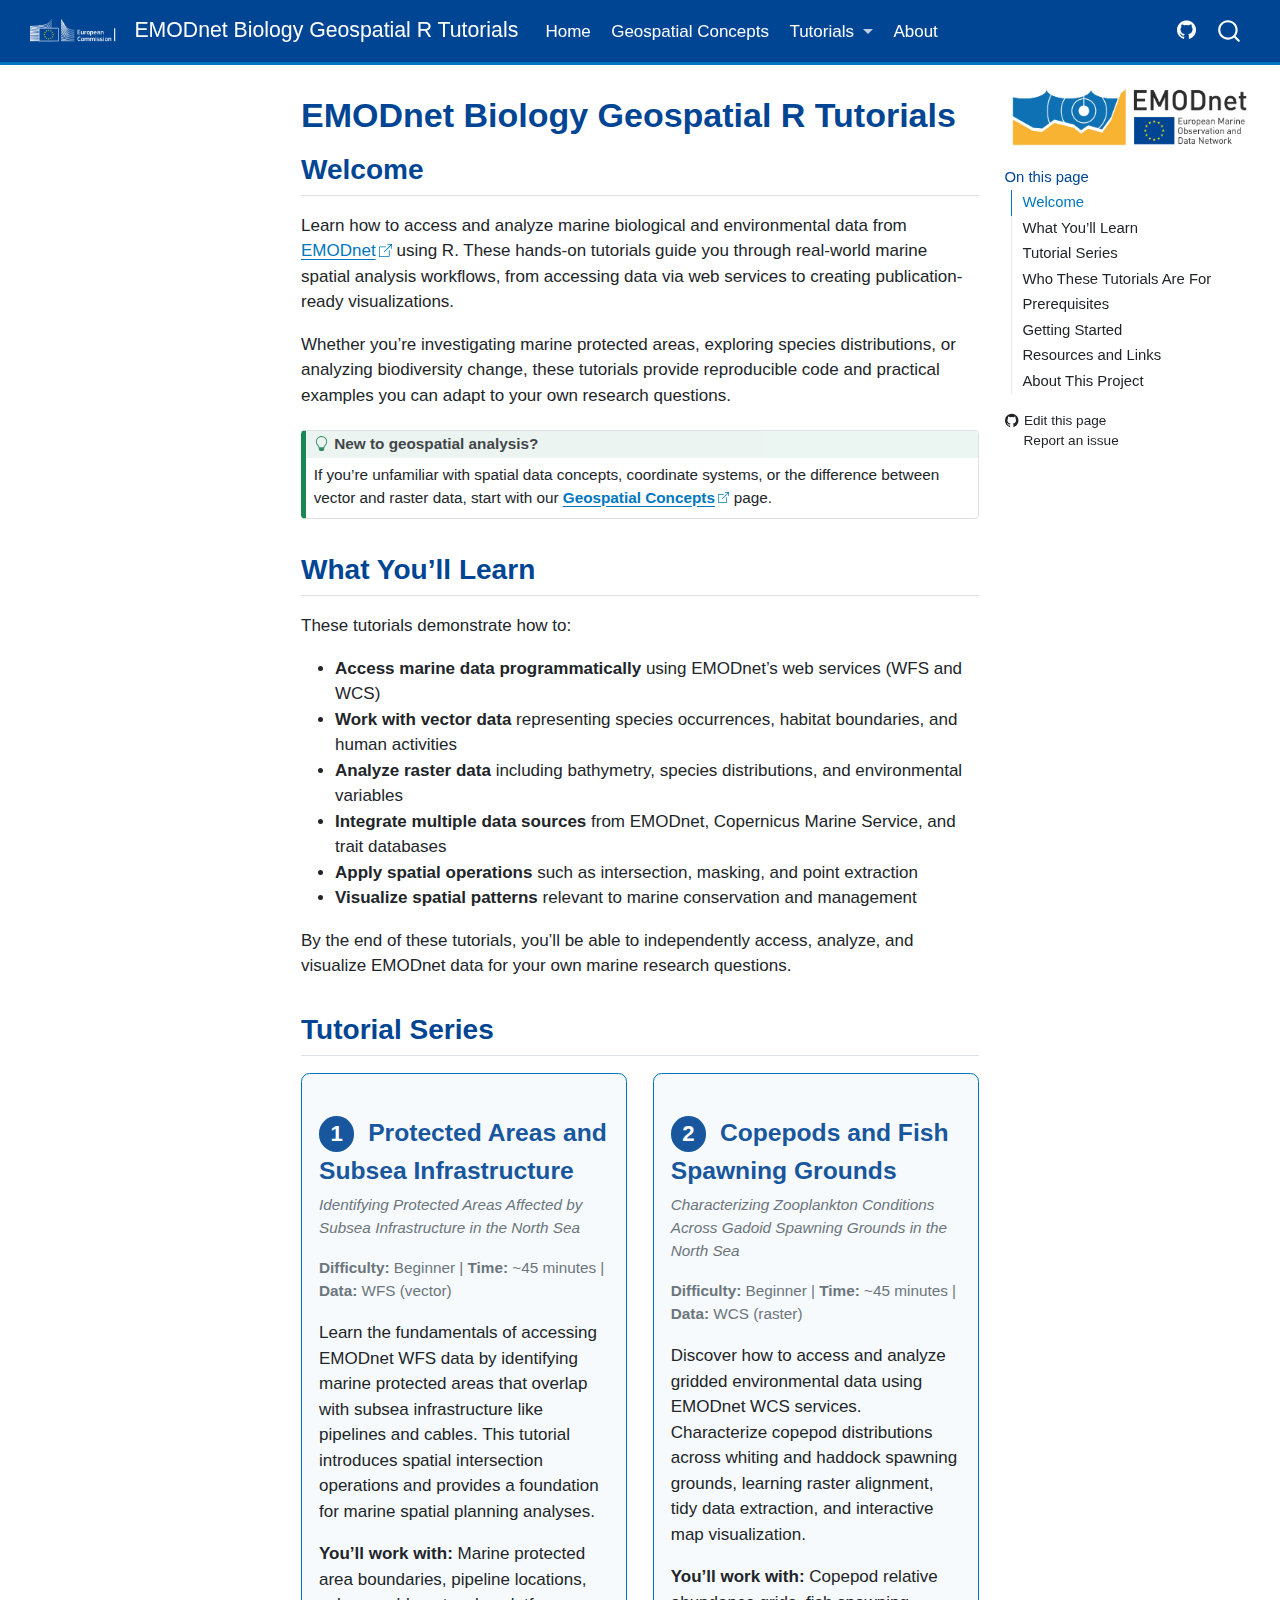
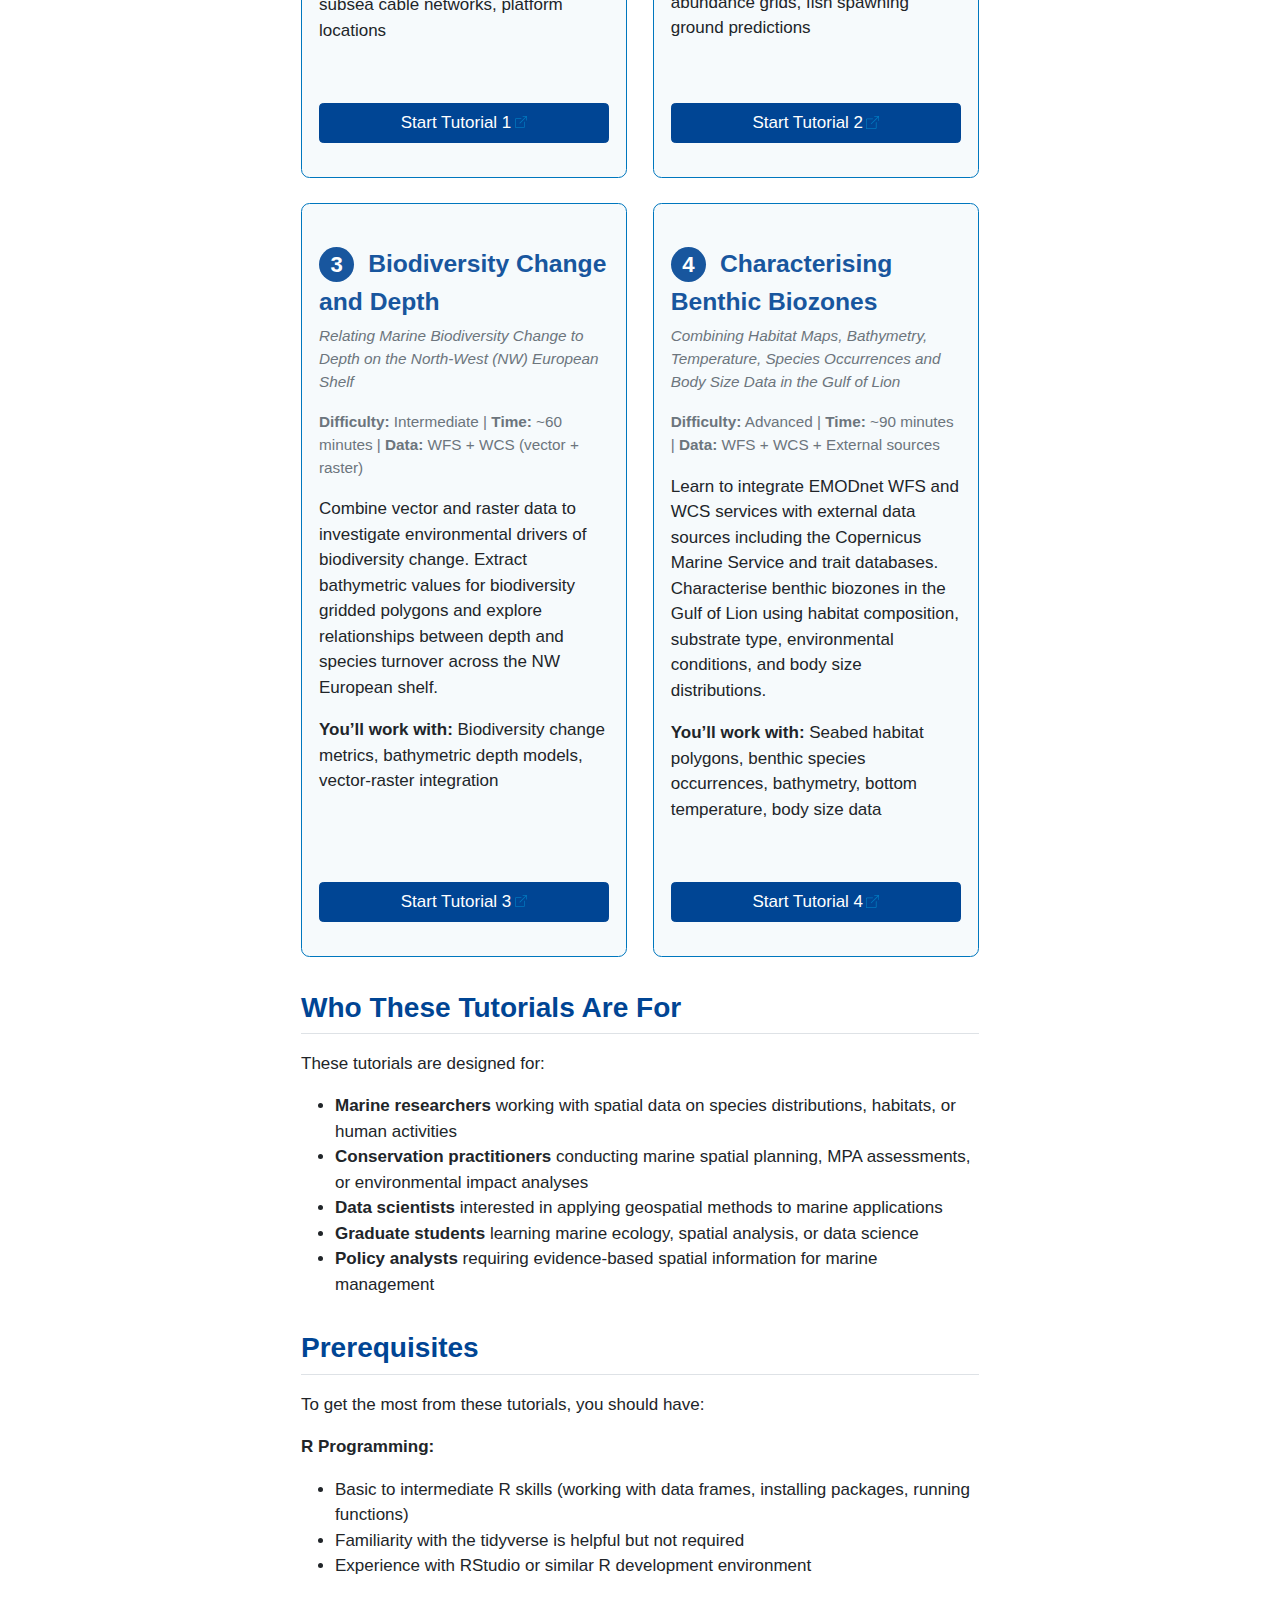
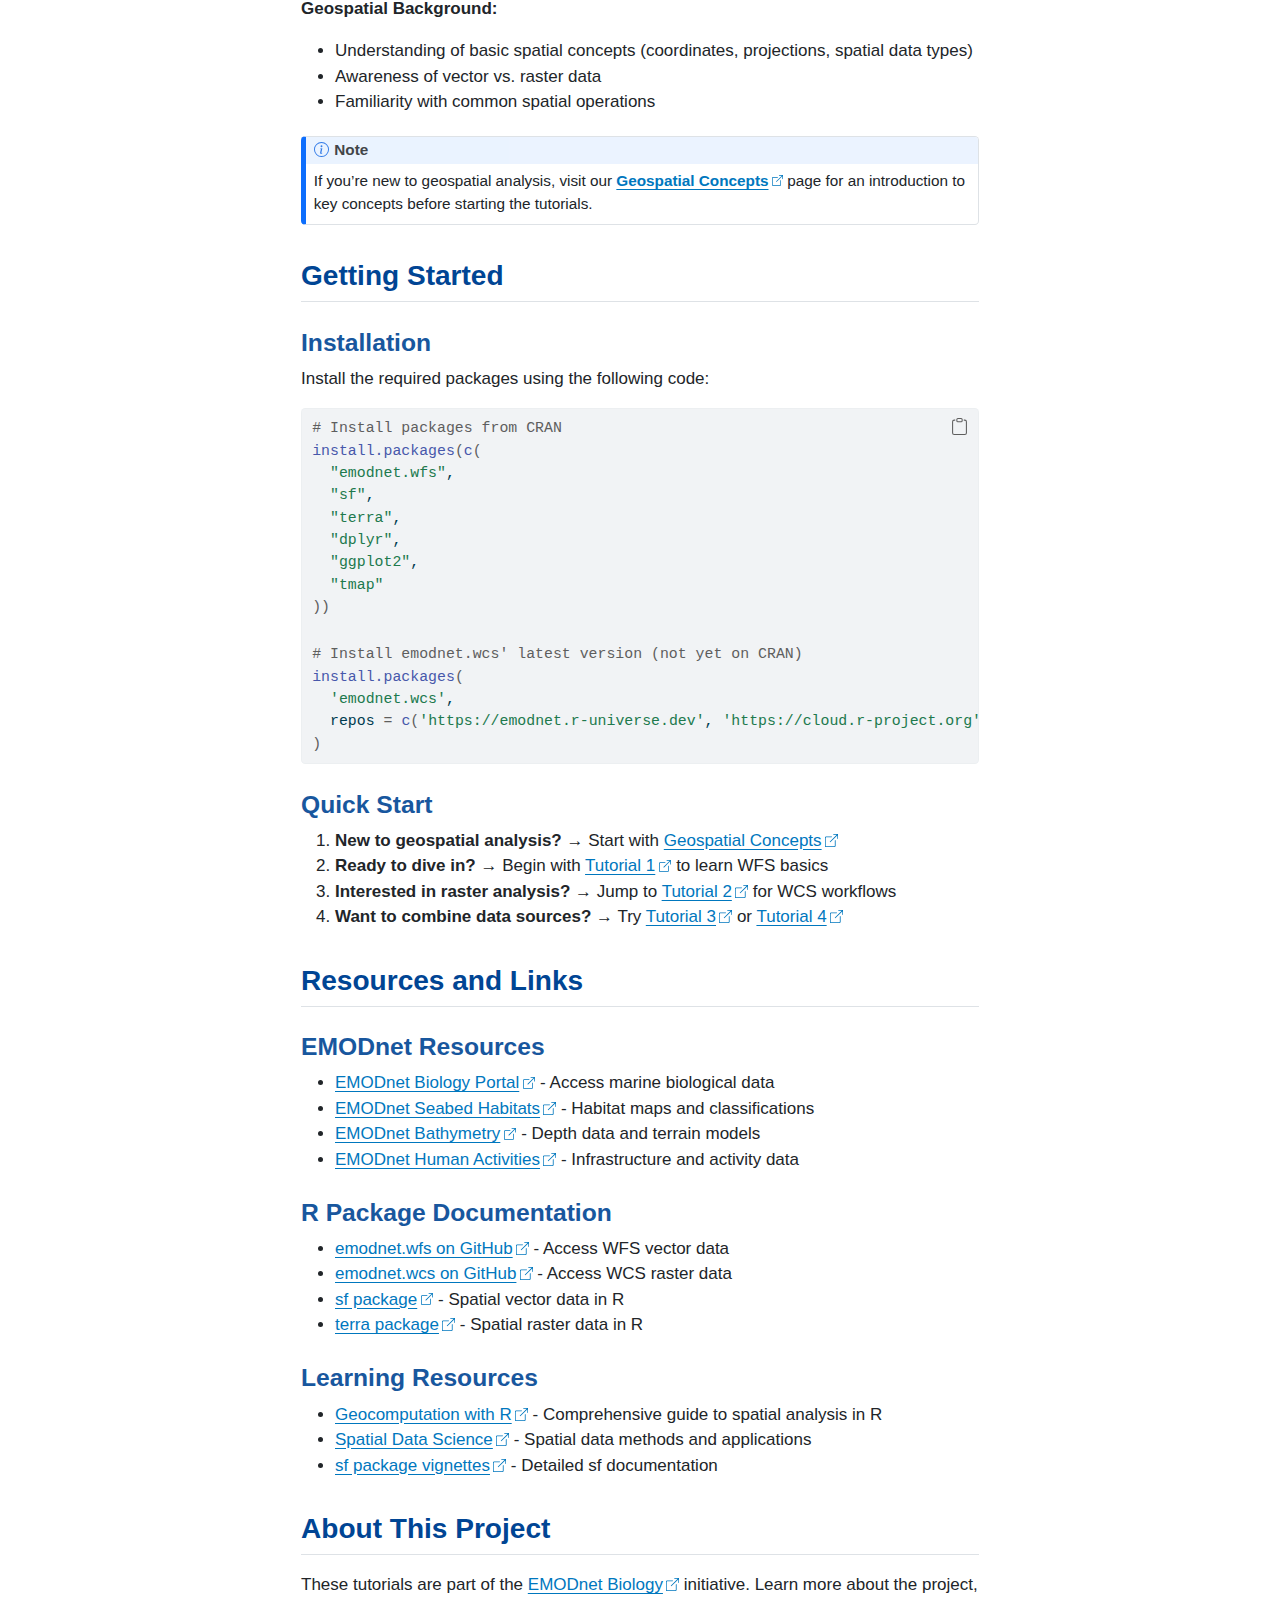
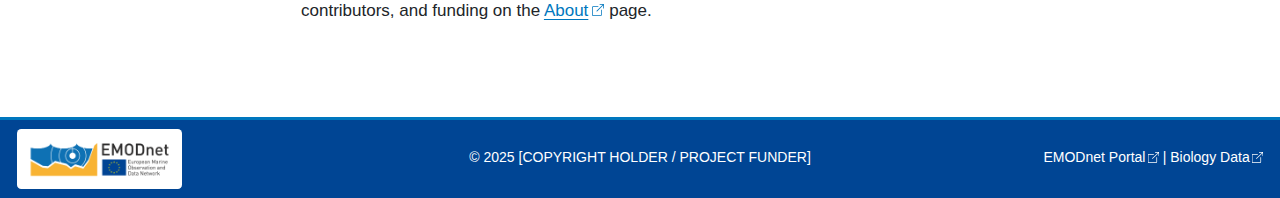
<file: index.html>
<!DOCTYPE html>
<html xmlns="http://www.w3.org/1999/xhtml" lang="en" xml:lang="en"><head>
<meta http-equiv="Content-Type" content="text/html; charset=UTF-8">
<meta charset="utf-8">
<meta name="generator" content="quarto-1.9.37">
<meta name="viewport" content="width=device-width, initial-scale=1.0, user-scalable=yes">
<title>EMODnet Biology Geospatial R Tutorials</title>
<style>
/* Default styles provided by pandoc.
** See https://pandoc.org/MANUAL.html#variables-for-html for config info.
*/
code{white-space: pre-wrap;}
span.smallcaps{font-variant: small-caps;}
div.columns{display: flex; gap: min(4vw, 1.5em);}
div.column{flex: auto; overflow-x: auto;}
div.hanging-indent{margin-left: 1.5em; text-indent: -1.5em;}
ul.task-list{list-style: none;}
ul.task-list li input[type="checkbox"] {
  width: 0.8em;
  margin: 0 0.8em 0.2em -1em; /* quarto-specific, see https://github.com/quarto-dev/quarto-cli/issues/4556 */ 
  vertical-align: middle;
}
/* CSS for syntax highlighting */
html { -webkit-text-size-adjust: 100%; }
pre > code.sourceCode { white-space: pre; position: relative; }
pre > code.sourceCode > span { display: inline-block; line-height: 1.25; }
pre > code.sourceCode > span:empty { height: 1.2em; }
.sourceCode { overflow: visible; }
code.sourceCode > span { color: inherit; text-decoration: inherit; }
div.sourceCode { margin: 1em 0; }
pre.sourceCode { margin: 0; }
@media screen {
div.sourceCode { overflow: auto; }
}
@media print {
pre > code.sourceCode { white-space: pre-wrap; }
pre > code.sourceCode > span { text-indent: -5em; padding-left: 5em; }
}
pre.numberSource code
  { counter-reset: source-line 0; }
pre.numberSource code > span
  { position: relative; left: -4em; counter-increment: source-line; }
pre.numberSource code > span > a:first-child::before
  { content: counter(source-line);
    position: relative; left: -1em; text-align: right; vertical-align: baseline;
    border: none; display: inline-block;
    -webkit-touch-callout: none; -webkit-user-select: none;
    -khtml-user-select: none; -moz-user-select: none;
    -ms-user-select: none; user-select: none;
    padding: 0 4px; width: 4em;
  }
pre.numberSource { margin-left: 3em;  padding-left: 4px; }
div.sourceCode
  {   }
@media screen {
pre > code.sourceCode > span > a:first-child::before { text-decoration: underline; }
}
</style>

<script src="site_libs/quarto-nav/quarto-nav.js"></script>
<script src="site_libs/clipboard/clipboard.min.js"></script>
<script src="site_libs/quarto-search/autocomplete.umd.js"></script>
<script src="site_libs/quarto-search/fuse.min.js"></script>
<script src="site_libs/quarto-search/quarto-search.js"></script>
<meta name="quarto:offset" content="./">
<link href="./assets/favicons/favicon.ico" rel="icon">
<script src="site_libs/quarto-html/quarto.js" type="module"></script>
<script src="site_libs/quarto-html/tabsets/tabsets.js" type="module"></script>
<script src="site_libs/quarto-html/popper.min.js"></script>
<script src="site_libs/quarto-html/tippy.umd.min.js"></script>
<script src="site_libs/quarto-html/anchor.min.js"></script>
<link href="site_libs/quarto-html/tippy.css" rel="stylesheet">
<link href="site_libs/quarto-html/quarto-syntax-highlighting-7f8f88aac4f3542376d5c11b86a4c14d.css" rel="stylesheet" id="quarto-text-highlighting-styles">
<script src="site_libs/bootstrap/bootstrap.min.js"></script>
<link href="site_libs/bootstrap/bootstrap-icons.css" rel="stylesheet">
<link href="site_libs/bootstrap/bootstrap-b6558560b06fd5d34033016ac99cc94a.min.css" rel="stylesheet" append-hash="true" id="quarto-bootstrap" data-mode="light"><script id="quarto-search-options" type="application/json">{
  "location": "navbar",
  "copy-button": false,
  "collapse-after": 3,
  "panel-placement": "end",
  "type": "overlay",
  "limit": 50,
  "keyboard-shortcut": [
    "f",
    "/",
    "s"
  ],
  "show-item-context": false,
  "language": {
    "search-no-results-text": "No results",
    "search-matching-documents-text": "matching documents",
    "search-copy-link-title": "Copy link to search",
    "search-hide-matches-text": "Hide additional matches",
    "search-more-match-text": "more match in this document",
    "search-more-matches-text": "more matches in this document",
    "search-clear-button-title": "Clear",
    "search-text-placeholder": "",
    "search-detached-cancel-button-title": "Cancel",
    "search-submit-button-title": "Submit",
    "search-label": "Search"
  }
}</script>
</head>
<body class="nav-sidebar floating nav-fixed quarto-light">

<div id="quarto-search-results"></div>
  <header id="quarto-header" class="headroom fixed-top"><nav class="navbar navbar-expand-lg " data-bs-theme="dark"><div class="navbar-container container-fluid">
      <div class="navbar-brand-container mx-auto">
    <a href="./index.html" class="navbar-brand navbar-brand-logo">
    <img src="./assets/images/eu-logo-inverted.png" alt="European Commission Logo" class="navbar-logo light-content"><img src="./assets/images/eu-logo-inverted.png" alt="European Commission Logo" class="navbar-logo dark-content"></a>
    <a class="navbar-brand" href="./index.html">
    <span class="navbar-title">EMODnet Biology Geospatial R Tutorials</span>
    </a>
  </div>
            <div id="quarto-search" class="" title="Search"></div>
          <button class="navbar-toggler" type="button" data-bs-toggle="collapse" data-bs-target="#navbarCollapse" aria-controls="navbarCollapse" role="menu" aria-expanded="false" aria-label="Toggle navigation" onclick="if (window.quartoToggleHeadroom) { window.quartoToggleHeadroom(); }">
  <span class="navbar-toggler-icon"></span>
</button>
          <div class="collapse navbar-collapse" id="navbarCollapse">
            <ul class="navbar-nav navbar-nav-scroll me-auto">
<li class="nav-item">
    <a class="nav-link active" href="./index.html" aria-current="page"> 
<span class="menu-text">Home</span></a>
  </li>  
  <li class="nav-item">
    <a class="nav-link" href="./concepts.html"> 
<span class="menu-text">Geospatial Concepts</span></a>
  </li>  
  <li class="nav-item dropdown ">
    <a class="nav-link dropdown-toggle" href="#" id="nav-menu-tutorials" role="link" data-bs-toggle="dropdown" aria-expanded="false">
 <span class="menu-text">Tutorials</span>
    </a>
    <ul class="dropdown-menu" aria-labelledby="nav-menu-tutorials">
<li>
    <a class="dropdown-item" href="./tutorials/tutorial-01.html">
 <span class="dropdown-text">Tutorial 1: Protected Areas and Subsea Infrastructure</span></a>
  </li>  
        <li>
    <a class="dropdown-item" href="./tutorials/tutorial-02.html">
 <span class="dropdown-text">Tutorial 2: Copepods and Fish Spawning Grounds</span></a>
  </li>  
        <li>
    <a class="dropdown-item" href="./tutorials/tutorial-03.html">
 <span class="dropdown-text">Tutorial 3: Biodiversity Change and Depth</span></a>
  </li>  
        <li>
    <a class="dropdown-item" href="./tutorials/tutorial-04.html">
 <span class="dropdown-text">Tutorial 4: Characterising Benthic Biozones</span></a>
  </li>  
    </ul>
</li>
  <li class="nav-item">
    <a class="nav-link" href="./about.html"> 
<span class="menu-text">About</span></a>
  </li>  
</ul>
<ul class="navbar-nav navbar-nav-scroll ms-auto">
<li class="nav-item compact">
    <a class="nav-link" href="https://github.com/r-rse/emodnet-bio-r-geo-tutorials"> <i class="bi bi-github" role="img">
</i> 
<span class="menu-text"></span></a>
  </li>  
</ul>
</div> <!-- /navcollapse -->
            <div class="quarto-navbar-tools">
</div>
      </div> <!-- /container-fluid -->
    </nav><nav class="quarto-secondary-nav"><div class="container-fluid d-flex">
      <button type="button" class="quarto-btn-toggle btn" data-bs-toggle="collapse" role="button" data-bs-target=".quarto-sidebar-collapse-item" aria-controls="quarto-sidebar" aria-expanded="false" aria-label="Toggle sidebar navigation" onclick="if (window.quartoToggleHeadroom) { window.quartoToggleHeadroom(); }">
        <i class="bi bi-layout-text-sidebar-reverse"></i>
      </button>
        <nav class="quarto-page-breadcrumbs" aria-label="breadcrumb"><ol class="breadcrumb"><li class="breadcrumb-item">EMODnet Biology Geospatial R Tutorials</li></ol></nav>
        <a class="flex-grow-1" role="navigation" data-bs-toggle="collapse" data-bs-target=".quarto-sidebar-collapse-item" aria-controls="quarto-sidebar" aria-expanded="false" aria-label="Toggle sidebar navigation" onclick="if (window.quartoToggleHeadroom) { window.quartoToggleHeadroom(); }">      
        </a>
      <button type="button" class="btn quarto-search-button" aria-label="Search" onclick="window.quartoOpenSearch();">
        <i class="bi bi-search"></i>
      </button>
    </div>
  </nav></header><!-- content --><div id="quarto-content" class="quarto-container page-columns page-rows-contents page-layout-article page-navbar">
<!-- sidebar -->
  <nav id="quarto-sidebar" class="sidebar collapse collapse-horizontal quarto-sidebar-collapse-item sidebar-navigation floating overflow-auto"><div class="mt-2 flex-shrink-0 align-items-center">
        <div class="sidebar-search">
        <div id="quarto-search" class="" title="Search"></div>
        </div>
        </div>
</nav><div id="quarto-sidebar-glass" class="quarto-sidebar-collapse-item" data-bs-toggle="collapse" data-bs-target=".quarto-sidebar-collapse-item"></div>
<!-- margin-sidebar -->
    <div id="quarto-margin-sidebar" class="sidebar margin-sidebar"><div class="quarto-margin-header"><div class="margin-header-item">
<p><a href="https://emodnet.ec.europa.eu/"><img src="./assets/images/emodnet-logo.png" class="img-fluid"></a></p>
</div></div>
        <nav id="TOC" role="doc-toc" class="toc-active"><h2 id="toc-title">On this page</h2>
   
  <ul>
<li><a href="#welcome" id="toc-welcome" class="nav-link active" data-scroll-target="#welcome">Welcome</a></li>
  <li><a href="#what-youll-learn" id="toc-what-youll-learn" class="nav-link" data-scroll-target="#what-youll-learn">What You’ll Learn</a></li>
  <li><a href="#tutorial-series" id="toc-tutorial-series" class="nav-link" data-scroll-target="#tutorial-series">Tutorial Series</a></li>
  <li><a href="#who-these-tutorials-are-for" id="toc-who-these-tutorials-are-for" class="nav-link" data-scroll-target="#who-these-tutorials-are-for">Who These Tutorials Are For</a></li>
  <li><a href="#prerequisites" id="toc-prerequisites" class="nav-link" data-scroll-target="#prerequisites">Prerequisites</a></li>
  <li>
<a href="#getting-started" id="toc-getting-started" class="nav-link" data-scroll-target="#getting-started">Getting Started</a>
  <ul class="collapse">
<li><a href="#installation" id="toc-installation" class="nav-link" data-scroll-target="#installation">Installation</a></li>
  <li><a href="#quick-start" id="toc-quick-start" class="nav-link" data-scroll-target="#quick-start">Quick Start</a></li>
  </ul>
</li>
  <li>
<a href="#resources-and-links" id="toc-resources-and-links" class="nav-link" data-scroll-target="#resources-and-links">Resources and Links</a>
  <ul class="collapse">
<li><a href="#emodnet-resources" id="toc-emodnet-resources" class="nav-link" data-scroll-target="#emodnet-resources">EMODnet Resources</a></li>
  <li><a href="#r-package-documentation" id="toc-r-package-documentation" class="nav-link" data-scroll-target="#r-package-documentation">R Package Documentation</a></li>
  <li><a href="#learning-resources" id="toc-learning-resources" class="nav-link" data-scroll-target="#learning-resources">Learning Resources</a></li>
  </ul>
</li>
  <li><a href="#about-this-project" id="toc-about-this-project" class="nav-link" data-scroll-target="#about-this-project">About This Project</a></li>
  </ul><div class="toc-actions"><ul><li><a href="https://github.com/r-rse/emodnet-bio-r-geo-tutorials/edit/main/index.qmd" class="toc-action"><i class="bi bi-github"></i>Edit this page</a></li><li><a href="https://github.com/r-rse/emodnet-bio-r-geo-tutorials/issues/new" class="toc-action"><i class="bi empty"></i>Report an issue</a></li></ul></div></nav>
    </div>
<!-- main -->
<main class="content" id="quarto-document-content"><header id="title-block-header" class="quarto-title-block default"><div class="quarto-title">
<h1 class="title">EMODnet Biology Geospatial R Tutorials</h1>
</div>



<div class="quarto-title-meta">

    
  
    
  </div>
  


</header><section id="welcome" class="level2"><h2 class="anchored" data-anchor-id="welcome">Welcome</h2>
<p>Learn how to access and analyze marine biological and environmental data from <a href="https://emodnet.ec.europa.eu/en/biology">EMODnet</a> using R. These hands-on tutorials guide you through real-world marine spatial analysis workflows, from accessing data via web services to creating publication-ready visualizations.</p>
<p>Whether you’re investigating marine protected areas, exploring species distributions, or analyzing biodiversity change, these tutorials provide reproducible code and practical examples you can adapt to your own research questions.</p>
<div class="callout callout-style-default callout-tip callout-titled">
<div class="callout-header d-flex align-content-center">
<div class="callout-icon-container">
<i class="callout-icon"></i>
</div>
<div class="callout-title-container flex-fill">
<span class="screen-reader-only">Tip</span>New to geospatial analysis?
</div>
</div>
<div class="callout-body-container callout-body">
<p>If you’re unfamiliar with spatial data concepts, coordinate systems, or the difference between vector and raster data, start with our <a href="./concepts.html"><strong>Geospatial Concepts</strong></a> page.</p>
</div>
</div>
</section><section id="what-youll-learn" class="level2"><h2 class="anchored" data-anchor-id="what-youll-learn">What You’ll Learn</h2>
<p>These tutorials demonstrate how to:</p>
<ul>
<li>
<strong>Access marine data programmatically</strong> using EMODnet’s web services (WFS and WCS)</li>
<li>
<strong>Work with vector data</strong> representing species occurrences, habitat boundaries, and human activities</li>
<li>
<strong>Analyze raster data</strong> including bathymetry, species distributions, and environmental variables</li>
<li>
<strong>Integrate multiple data sources</strong> from EMODnet, Copernicus Marine Service, and trait databases</li>
<li>
<strong>Apply spatial operations</strong> such as intersection, masking, and point extraction</li>
<li>
<strong>Visualize spatial patterns</strong> relevant to marine conservation and management</li>
</ul>
<p>By the end of these tutorials, you’ll be able to independently access, analyze, and visualize EMODnet data for your own marine research questions.</p>
</section><section id="tutorial-series" class="level2"><h2 class="anchored" data-anchor-id="tutorial-series">Tutorial Series</h2>
<div class="cell" data-layout-align="center">
<div class="grid">
<div class="g-col-12 g-col-md-6">
<div class="card h-100 mb-3">
<section id="protected-areas-and-subsea-infrastructure" class="level3 card-title card-body"><h3 class="card-title anchored" data-anchor-id="protected-areas-and-subsea-infrastructure">
<span class="tutorial-number">1</span> Protected Areas and Subsea Infrastructure</h3>
<p><span class="tutorial-meta"><em>Identifying Protected Areas Affected by Subsea Infrastructure in the North Sea</em></span></p>
<p><span class="tutorial-meta"><strong>Difficulty:</strong> Beginner | <strong>Time:</strong> ~45 minutes | <strong>Data:</strong> WFS (vector)</span></p>
<div class="card-text">
<p>Learn the fundamentals of accessing EMODnet WFS data by identifying marine protected areas that overlap with subsea infrastructure like pipelines and cables. This tutorial introduces spatial intersection operations and provides a foundation for marine spatial planning analyses.</p>
<p><strong>You’ll work with:</strong> Marine protected area boundaries, pipeline locations, subsea cable networks, platform locations</p>
</div>
</section><div class="card-footer">
<p><a href="./tutorials/tutorial-01.html" class="btn btn-primary w-100">Start Tutorial 1</a></p>
</div>
</div>
</div>
<div class="g-col-12 g-col-md-6">
<div class="card h-100 mb-3">
<section id="copepods-and-fish-spawning-grounds" class="level3 card-title card-body"><h3 class="card-title anchored" data-anchor-id="copepods-and-fish-spawning-grounds">
<span class="tutorial-number">2</span> Copepods and Fish Spawning Grounds</h3>
<p><span class="tutorial-meta"><em>Characterizing Zooplankton Conditions Across Gadoid Spawning Grounds in the North Sea</em></span></p>
<p><span class="tutorial-meta"><strong>Difficulty:</strong> Beginner | <strong>Time:</strong> ~45 minutes | <strong>Data:</strong> WCS (raster)</span></p>
<div class="card-text">
<p>Discover how to access and analyze gridded environmental data using EMODnet WCS services. Characterize copepod distributions across whiting and haddock spawning grounds, learning raster alignment, tidy data extraction, and interactive map visualization.</p>
<p><strong>You’ll work with:</strong> Copepod relative abundance grids, fish spawning ground predictions</p>
</div>
</section><div class="card-footer">
<p><a href="./tutorials/tutorial-02.html" class="btn btn-primary w-100">Start Tutorial 2</a></p>
</div>
</div>
</div>
<div class="g-col-12 g-col-md-6">
<div class="card h-100 mb-3">
<section id="biodiversity-change-and-depth" class="level3 card-title card-body"><h3 class="card-title anchored" data-anchor-id="biodiversity-change-and-depth">
<span class="tutorial-number">3</span> Biodiversity Change and Depth</h3>
<p><span class="tutorial-meta"><em>Relating Marine Biodiversity Change to Depth on the North-West (NW) European Shelf</em></span></p>
<p><span class="tutorial-meta"><strong>Difficulty:</strong> Intermediate | <strong>Time:</strong> ~60 minutes | <strong>Data:</strong> WFS + WCS (vector + raster)</span></p>
<div class="card-text">
<p>Combine vector and raster data to investigate environmental drivers of biodiversity change. Extract bathymetric values for biodiversity gridded polygons and explore relationships between depth and species turnover across the NW European shelf.</p>
<p><strong>You’ll work with:</strong> Biodiversity change metrics, bathymetric depth models, vector-raster integration</p>
</div>
</section><div class="card-footer">
<p><a href="./tutorials/tutorial-03.html" class="btn btn-primary w-100">Start Tutorial 3</a></p>
</div>
</div>
</div>
<div class="g-col-12 g-col-md-6">
<div class="card h-100 mb-3">
<section id="characterising-benthic-biozones" class="level3 card-title card-body"><h3 class="card-title anchored" data-anchor-id="characterising-benthic-biozones">
<span class="tutorial-number">4</span> Characterising Benthic Biozones</h3>
<p><span class="tutorial-meta"><em>Combining Habitat Maps, Bathymetry, Temperature, Species Occurrences and Body Size Data in the Gulf of Lion</em></span></p>
<p><span class="tutorial-meta"><strong>Difficulty:</strong> Advanced | <strong>Time:</strong> ~90 minutes | <strong>Data:</strong> WFS + WCS + External sources</span></p>
<div class="card-text">
<p>Learn to integrate EMODnet WFS and WCS services with external data sources including the Copernicus Marine Service and trait databases. Characterise benthic biozones in the Gulf of Lion using habitat composition, substrate type, environmental conditions, and body size distributions.</p>
<p><strong>You’ll work with:</strong> Seabed habitat polygons, benthic species occurrences, bathymetry, bottom temperature, body size data</p>
</div>
</section><div class="card-footer">
<p><a href="./tutorials/tutorial-04.html" class="btn btn-primary w-100">Start Tutorial 4</a></p>
</div>
</div>
</div>
</div>
</div>
</section><section id="who-these-tutorials-are-for" class="level2"><h2 class="anchored" data-anchor-id="who-these-tutorials-are-for">Who These Tutorials Are For</h2>
<p>These tutorials are designed for:</p>
<ul>
<li>
<strong>Marine researchers</strong> working with spatial data on species distributions, habitats, or human activities</li>
<li>
<strong>Conservation practitioners</strong> conducting marine spatial planning, MPA assessments, or environmental impact analyses</li>
<li>
<strong>Data scientists</strong> interested in applying geospatial methods to marine applications</li>
<li>
<strong>Graduate students</strong> learning marine ecology, spatial analysis, or data science</li>
<li>
<strong>Policy analysts</strong> requiring evidence-based spatial information for marine management</li>
</ul></section><section id="prerequisites" class="level2"><h2 class="anchored" data-anchor-id="prerequisites">Prerequisites</h2>
<p>To get the most from these tutorials, you should have:</p>
<p><strong>R Programming:</strong></p>
<ul>
<li>Basic to intermediate R skills (working with data frames, installing packages, running functions)</li>
<li>Familiarity with the tidyverse is helpful but not required</li>
<li>Experience with RStudio or similar R development environment</li>
</ul>
<p><strong>Geospatial Background:</strong></p>
<ul>
<li>Understanding of basic spatial concepts (coordinates, projections, spatial data types)</li>
<li>Awareness of vector vs.&nbsp;raster data</li>
<li>Familiarity with common spatial operations</li>
</ul>
<div class="callout callout-style-default callout-note callout-titled">
<div class="callout-header d-flex align-content-center">
<div class="callout-icon-container">
<i class="callout-icon"></i>
</div>
<div class="callout-title-container flex-fill">
Note
</div>
</div>
<div class="callout-body-container callout-body">
<p>If you’re new to geospatial analysis, visit our <a href="./concepts.html"><strong>Geospatial Concepts</strong></a> page for an introduction to key concepts before starting the tutorials.</p>
</div>
</div>
</section><section id="getting-started" class="level2"><h2 class="anchored" data-anchor-id="getting-started">Getting Started</h2>
<section id="installation" class="level3"><h3 class="anchored" data-anchor-id="installation">Installation</h3>
<p>Install the required packages using the following code:</p>
<div class="cell" data-layout-align="center">
<div class="code-copy-outer-scaffold"><div class="sourceCode" id="cb1"><pre class="downlit sourceCode r code-with-copy"><code class="sourceCode R"><span><span class="co"># Install packages from CRAN</span></span>
<span><span class="fu"><a href="https://rdrr.io/r/utils/install.packages.html">install.packages</a></span><span class="op">(</span><span class="fu"><a href="https://rdrr.io/r/base/c.html">c</a></span><span class="op">(</span></span>
<span>  <span class="st">"emodnet.wfs"</span>,</span>
<span>  <span class="st">"sf"</span>,</span>
<span>  <span class="st">"terra"</span>,</span>
<span>  <span class="st">"dplyr"</span>,</span>
<span>  <span class="st">"ggplot2"</span>,</span>
<span>  <span class="st">"tmap"</span></span>
<span><span class="op">)</span><span class="op">)</span></span>
<span></span>
<span><span class="co"># Install emodnet.wcs' latest version (not yet on CRAN)</span></span>
<span><span class="fu"><a href="https://rdrr.io/r/utils/install.packages.html">install.packages</a></span><span class="op">(</span></span>
<span>  <span class="st">'emodnet.wcs'</span>,</span>
<span>  repos <span class="op">=</span> <span class="fu"><a href="https://rdrr.io/r/base/c.html">c</a></span><span class="op">(</span><span class="st">'https://emodnet.r-universe.dev'</span>, <span class="st">'https://cloud.r-project.org'</span><span class="op">)</span></span>
<span><span class="op">)</span></span></code></pre></div><button title="Copy to Clipboard" class="code-copy-button"><i class="bi"></i></button></div>
</div>
</section><section id="quick-start" class="level3"><h3 class="anchored" data-anchor-id="quick-start">Quick Start</h3>
<ol type="1">
<li>
<strong>New to geospatial analysis?</strong> → Start with <a href="./concepts.html">Geospatial Concepts</a>
</li>
<li>
<strong>Ready to dive in?</strong> → Begin with <a href="./tutorials/tutorial-01.html">Tutorial 1</a> to learn WFS basics</li>
<li>
<strong>Interested in raster analysis?</strong> → Jump to <a href="./tutorials/tutorial-02.html">Tutorial 2</a> for WCS workflows</li>
<li>
<strong>Want to combine data sources?</strong> → Try <a href="./tutorials/tutorial-03.html">Tutorial 3</a> or <a href="./tutorials/tutorial-04.html">Tutorial 4</a>
</li>
</ol></section></section><section id="resources-and-links" class="level2"><h2 class="anchored" data-anchor-id="resources-and-links">Resources and Links</h2>
<section id="emodnet-resources" class="level3"><h3 class="anchored" data-anchor-id="emodnet-resources">EMODnet Resources</h3>
<ul>
<li>
<a href="https://emodnet.ec.europa.eu/en/biology">EMODnet Biology Portal</a> - Access marine biological data</li>
<li>
<a href="https://emodnet.ec.europa.eu/en/seabed-habitats">EMODnet Seabed Habitats</a> - Habitat maps and classifications</li>
<li>
<a href="https://emodnet.ec.europa.eu/en/bathymetry">EMODnet Bathymetry</a> - Depth data and terrain models</li>
<li>
<a href="https://emodnet.ec.europa.eu/en/human-activities">EMODnet Human Activities</a> - Infrastructure and activity data</li>
</ul></section><section id="r-package-documentation" class="level3"><h3 class="anchored" data-anchor-id="r-package-documentation">R Package Documentation</h3>
<ul>
<li>
<a href="https://github.com/EMODnet/emodnet.wfs">emodnet.wfs on GitHub</a> - Access WFS vector data</li>
<li>
<a href="https://github.com/EMODnet/emodnet.wcs">emodnet.wcs on GitHub</a> - Access WCS raster data</li>
<li>
<a href="https://r-spatial.github.io/sf/">sf package</a> - Spatial vector data in R</li>
<li>
<a href="https://rspatial.github.io/terra/">terra package</a> - Spatial raster data in R</li>
</ul></section><section id="learning-resources" class="level3"><h3 class="anchored" data-anchor-id="learning-resources">Learning Resources</h3>
<ul>
<li>
<a href="https://r.geocompx.org/">Geocomputation with R</a> - Comprehensive guide to spatial analysis in R</li>
<li>
<a href="https://r-spatial.org/book/">Spatial Data Science</a> - Spatial data methods and applications</li>
<li>
<a href="https://r-spatial.github.io/sf/articles/">sf package vignettes</a> - Detailed sf documentation</li>
</ul></section></section><section id="about-this-project" class="level2"><h2 class="anchored" data-anchor-id="about-this-project">About This Project</h2>
<p>These tutorials are part of the <a href="https://emodnet.ec.europa.eu/en/biology">EMODnet Biology</a> initiative. Learn more about the project, contributors, and funding on the <a href="./about.html">About</a> page.</p>


</section></main><!-- /main --><script id="quarto-html-after-body" type="application/javascript">
  window.document.addEventListener("DOMContentLoaded", function (event) {
    const icon = "";
    const anchorJS = new window.AnchorJS();
    anchorJS.options = {
      placement: 'right',
      icon: icon
    };
    anchorJS.add('.anchored');
    const isCodeAnnotation = (el) => {
      for (const clz of el.classList) {
        if (clz.startsWith('code-annotation-')) {                     
          return true;
        }
      }
      return false;
    }
    const onCopySuccess = function(e) {
      // button target
      const button = e.trigger;
      // don't keep focus
      button.blur();
      // flash "checked"
      button.classList.add('code-copy-button-checked');
      var currentTitle = button.getAttribute("title");
      button.setAttribute("title", "Copied!");
      let tooltip;
      if (window.bootstrap) {
        button.setAttribute("data-bs-toggle", "tooltip");
        button.setAttribute("data-bs-placement", "left");
        button.setAttribute("data-bs-title", "Copied!");
        tooltip = new bootstrap.Tooltip(button, 
          { trigger: "manual", 
            customClass: "code-copy-button-tooltip",
            offset: [0, -8]});
        tooltip.show();    
      }
      setTimeout(function() {
        if (tooltip) {
          tooltip.hide();
          button.removeAttribute("data-bs-title");
          button.removeAttribute("data-bs-toggle");
          button.removeAttribute("data-bs-placement");
        }
        button.setAttribute("title", currentTitle);
        button.classList.remove('code-copy-button-checked');
      }, 1000);
      // clear code selection
      e.clearSelection();
    }
    const getTextToCopy = function(trigger) {
      const outerScaffold = trigger.parentElement.cloneNode(true);
      const codeEl = outerScaffold.querySelector('code');
      for (const childEl of codeEl.children) {
        if (isCodeAnnotation(childEl)) {
          childEl.remove();
        }
      }
      return codeEl.innerText;
    }
    const clipboard = new window.ClipboardJS('.code-copy-button:not([data-in-quarto-modal])', {
      text: getTextToCopy
    });
    clipboard.on('success', onCopySuccess);
    if (window.document.getElementById('quarto-embedded-source-code-modal')) {
      const clipboardModal = new window.ClipboardJS('.code-copy-button[data-in-quarto-modal]', {
        text: getTextToCopy,
        container: window.document.getElementById('quarto-embedded-source-code-modal')
      });
      clipboardModal.on('success', onCopySuccess);
    }
      var localhostRegex = new RegExp(/^(?:http|https):\/\/localhost\:?[0-9]*\//);
      var mailtoRegex = new RegExp(/^mailto:/);
        var filterRegex = new RegExp("https:\/\/r-rse\.github\.io\/emodnet-bio-r-geo-tutorials");
      var isInternal = (href) => {
          return filterRegex.test(href) || localhostRegex.test(href) || mailtoRegex.test(href);
      }
      // Inspect non-navigation links and adorn them if external
     var links = window.document.querySelectorAll('a[href]:not(.nav-link):not(.navbar-brand):not(.toc-action):not(.sidebar-link):not(.sidebar-item-toggle):not(.pagination-link):not(.no-external):not([aria-hidden]):not(.dropdown-item):not(.quarto-navigation-tool):not(.about-link)');
      for (var i=0; i<links.length; i++) {
        const link = links[i];
        if (!isInternal(link.href)) {
          // undo the damage that might have been done by quarto-nav.js in the case of
          // links that we want to consider external
          if (link.dataset.originalHref !== undefined) {
            link.href = link.dataset.originalHref;
          }
            // target, if specified
            link.setAttribute("target", "_blank");
            if (link.getAttribute("rel") === null) {
              link.setAttribute("rel", "noopener");
            }
            // default icon
            link.classList.add("external");
        }
      }
    function tippyHover(el, contentFn, onTriggerFn, onUntriggerFn) {
      const config = {
        allowHTML: true,
        maxWidth: 500,
        delay: 100,
        arrow: false,
        appendTo: function(el) {
            return el.parentElement;
        },
        interactive: true,
        interactiveBorder: 10,
        theme: 'quarto',
        placement: 'bottom-start',
      };
      if (contentFn) {
        config.content = contentFn;
      }
      if (onTriggerFn) {
        config.onTrigger = onTriggerFn;
      }
      if (onUntriggerFn) {
        config.onUntrigger = onUntriggerFn;
      }
      window.tippy(el, config); 
    }
    const noterefs = window.document.querySelectorAll('a[role="doc-noteref"]');
    for (var i=0; i<noterefs.length; i++) {
      const ref = noterefs[i];
      tippyHover(ref, function() {
        // use id or data attribute instead here
        let href = ref.getAttribute('data-footnote-href') || ref.getAttribute('href');
        try { href = new URL(href).hash; } catch {}
        const id = href.replace(/^#\/?/, "");
        const note = window.document.getElementById(id);
        if (note) {
          return note.innerHTML;
        } else {
          return "";
        }
      });
    }
    const xrefs = window.document.querySelectorAll('a.quarto-xref');
    const processXRef = (id, note) => {
      // Strip column container classes
      const stripColumnClz = (el) => {
        el.classList.remove("page-full", "page-columns");
        if (el.children) {
          for (const child of el.children) {
            stripColumnClz(child);
          }
        }
      }
      stripColumnClz(note)
      if (id === null || id.startsWith('sec-')) {
        // Special case sections, only their first couple elements
        const container = document.createElement("div");
        if (note.children && note.children.length > 2) {
          container.appendChild(note.children[0].cloneNode(true));
          for (let i = 1; i < note.children.length; i++) {
            const child = note.children[i];
            if (child.tagName === "P" && child.innerText === "") {
              continue;
            } else {
              container.appendChild(child.cloneNode(true));
              break;
            }
          }
          if (window.Quarto?.typesetMath) {
            window.Quarto.typesetMath(container);
          }
          return container.innerHTML
        } else {
          if (window.Quarto?.typesetMath) {
            window.Quarto.typesetMath(note);
          }
          return note.innerHTML;
        }
      } else {
        // Remove any anchor links if they are present
        const anchorLink = note.querySelector('a.anchorjs-link');
        if (anchorLink) {
          anchorLink.remove();
        }
        if (window.Quarto?.typesetMath) {
          window.Quarto.typesetMath(note);
        }
        if (note.classList.contains("callout")) {
          return note.outerHTML;
        } else {
          return note.innerHTML;
        }
      }
    }
    for (var i=0; i<xrefs.length; i++) {
      const xref = xrefs[i];
      tippyHover(xref, undefined, function(instance) {
        instance.disable();
        let url = xref.getAttribute('href');
        let hash = undefined; 
        if (url.startsWith('#')) {
          hash = url;
        } else {
          try { hash = new URL(url).hash; } catch {}
        }
        if (hash) {
          const id = hash.replace(/^#\/?/, "");
          const note = window.document.getElementById(id);
          if (note !== null) {
            try {
              const html = processXRef(id, note.cloneNode(true));
              instance.setContent(html);
            } finally {
              instance.enable();
              instance.show();
            }
          } else {
            // See if we can fetch this
            fetch(url.split('#')[0])
            .then(res => res.text())
            .then(html => {
              const parser = new DOMParser();
              const htmlDoc = parser.parseFromString(html, "text/html");
              const note = htmlDoc.getElementById(id);
              if (note !== null) {
                const html = processXRef(id, note);
                instance.setContent(html);
              } 
            }).finally(() => {
              instance.enable();
              instance.show();
            });
          }
        } else {
          // See if we can fetch a full url (with no hash to target)
          // This is a special case and we should probably do some content thinning / targeting
          fetch(url)
          .then(res => res.text())
          .then(html => {
            const parser = new DOMParser();
            const htmlDoc = parser.parseFromString(html, "text/html");
            const note = htmlDoc.querySelector('main.content');
            if (note !== null) {
              // This should only happen for chapter cross references
              // (since there is no id in the URL)
              // remove the first header
              if (note.children.length > 0 && note.children[0].tagName === "HEADER") {
                note.children[0].remove();
              }
              const html = processXRef(null, note);
              instance.setContent(html);
            } 
          }).finally(() => {
            instance.enable();
            instance.show();
          });
        }
      }, function(instance) {
      });
    }
        let selectedAnnoteEl;
        const selectorForAnnotation = ( cell, annotation) => {
          let cellAttr = 'data-code-cell="' + cell + '"';
          let lineAttr = 'data-code-annotation="' +  annotation + '"';
          const selector = 'span[' + cellAttr + '][' + lineAttr + ']';
          return selector;
        }
        const selectCodeLines = (annoteEl) => {
          const doc = window.document;
          const targetCell = annoteEl.getAttribute("data-target-cell");
          const targetAnnotation = annoteEl.getAttribute("data-target-annotation");
          const annoteSpan = window.document.querySelector(selectorForAnnotation(targetCell, targetAnnotation));
          const lines = annoteSpan.getAttribute("data-code-lines").split(",");
          const lineIds = lines.map((line) => {
            return targetCell + "-" + line;
          })
          let top = null;
          let height = null;
          let parent = null;
          if (lineIds.length > 0) {
              //compute the position of the single el (top and bottom and make a div)
              const el = window.document.getElementById(lineIds[0]);
              top = el.offsetTop;
              height = el.offsetHeight;
              parent = el.parentElement.parentElement;
            if (lineIds.length > 1) {
              const lastEl = window.document.getElementById(lineIds[lineIds.length - 1]);
              const bottom = lastEl.offsetTop + lastEl.offsetHeight;
              height = bottom - top;
            }
            if (top !== null && height !== null && parent !== null) {
              // cook up a div (if necessary) and position it 
              let div = window.document.getElementById("code-annotation-line-highlight");
              if (div === null) {
                div = window.document.createElement("div");
                div.setAttribute("id", "code-annotation-line-highlight");
                div.style.position = 'absolute';
                parent.appendChild(div);
              }
              div.style.top = top - 2 + "px";
              div.style.height = height + 4 + "px";
              div.style.left = 0;
              let gutterDiv = window.document.getElementById("code-annotation-line-highlight-gutter");
              if (gutterDiv === null) {
                gutterDiv = window.document.createElement("div");
                gutterDiv.setAttribute("id", "code-annotation-line-highlight-gutter");
                gutterDiv.style.position = 'absolute';
                const codeCell = window.document.getElementById(targetCell);
                const gutter = codeCell.querySelector('.code-annotation-gutter');
                gutter.appendChild(gutterDiv);
              }
              gutterDiv.style.top = top - 2 + "px";
              gutterDiv.style.height = height + 4 + "px";
            }
            selectedAnnoteEl = annoteEl;
          }
        };
        const unselectCodeLines = () => {
          const elementsIds = ["code-annotation-line-highlight", "code-annotation-line-highlight-gutter"];
          elementsIds.forEach((elId) => {
            const div = window.document.getElementById(elId);
            if (div) {
              div.remove();
            }
          });
          selectedAnnoteEl = undefined;
        };
          // Handle positioning of the toggle
      window.addEventListener(
        "resize",
        throttle(() => {
          elRect = undefined;
          if (selectedAnnoteEl) {
            selectCodeLines(selectedAnnoteEl);
          }
        }, 10)
      );
      function throttle(fn, ms) {
      let throttle = false;
      let timer;
        return (...args) => {
          if(!throttle) { // first call gets through
              fn.apply(this, args);
              throttle = true;
          } else { // all the others get throttled
              if(timer) clearTimeout(timer); // cancel #2
              timer = setTimeout(() => {
                fn.apply(this, args);
                timer = throttle = false;
              }, ms);
          }
        };
      }
        // Attach click handler to the DT
        const annoteDls = window.document.querySelectorAll('dt[data-target-cell]');
        for (const annoteDlNode of annoteDls) {
          annoteDlNode.addEventListener('click', (event) => {
            const clickedEl = event.target;
            if (clickedEl !== selectedAnnoteEl) {
              unselectCodeLines();
              const activeEl = window.document.querySelector('dt[data-target-cell].code-annotation-active');
              if (activeEl) {
                activeEl.classList.remove('code-annotation-active');
              }
              selectCodeLines(clickedEl);
              clickedEl.classList.add('code-annotation-active');
            } else {
              // Unselect the line
              unselectCodeLines();
              clickedEl.classList.remove('code-annotation-active');
            }
          });
        }
    const findCites = (el) => {
      const parentEl = el.parentElement;
      if (parentEl) {
        const cites = parentEl.dataset.cites;
        if (cites) {
          return {
            el,
            cites: cites.split(' ')
          };
        } else {
          return findCites(el.parentElement)
        }
      } else {
        return undefined;
      }
    };
    var bibliorefs = window.document.querySelectorAll('a[role="doc-biblioref"]');
    for (var i=0; i<bibliorefs.length; i++) {
      const ref = bibliorefs[i];
      const citeInfo = findCites(ref);
      if (citeInfo) {
        tippyHover(citeInfo.el, function() {
          var popup = window.document.createElement('div');
          citeInfo.cites.forEach(function(cite) {
            var citeDiv = window.document.createElement('div');
            citeDiv.classList.add('hanging-indent');
            citeDiv.classList.add('csl-entry');
            var biblioDiv = window.document.getElementById('ref-' + cite);
            if (biblioDiv) {
              citeDiv.innerHTML = biblioDiv.innerHTML;
            }
            popup.appendChild(citeDiv);
          });
          return popup.innerHTML;
        });
      }
    }
  });
  </script>
</div> <!-- /content -->
<footer class="footer"><div class="nav-footer">
    <div class="nav-footer-left">
<p><img src="assets/images/emodnet-logo.png" height="60"></p>
</div>   
    <div class="nav-footer-center">
<p>© 2025 [COPYRIGHT HOLDER / PROJECT FUNDER]</p>
<div class="toc-actions d-sm-block d-md-none"><ul><li><a href="https://github.com/r-rse/emodnet-bio-r-geo-tutorials/edit/main/index.qmd" class="toc-action"><i class="bi bi-github"></i>Edit this page</a></li><li><a href="https://github.com/r-rse/emodnet-bio-r-geo-tutorials/issues/new" class="toc-action"><i class="bi empty"></i>Report an issue</a></li></ul></div></div>
    <div class="nav-footer-right">
<p><a href="https://emodnet.ec.europa.eu/en">EMODnet Portal</a> | <a href="https://emodnet.ec.europa.eu/en/biology">Biology Data</a></p>
</div>
  </div>
</footer>


</body></html>
</file>
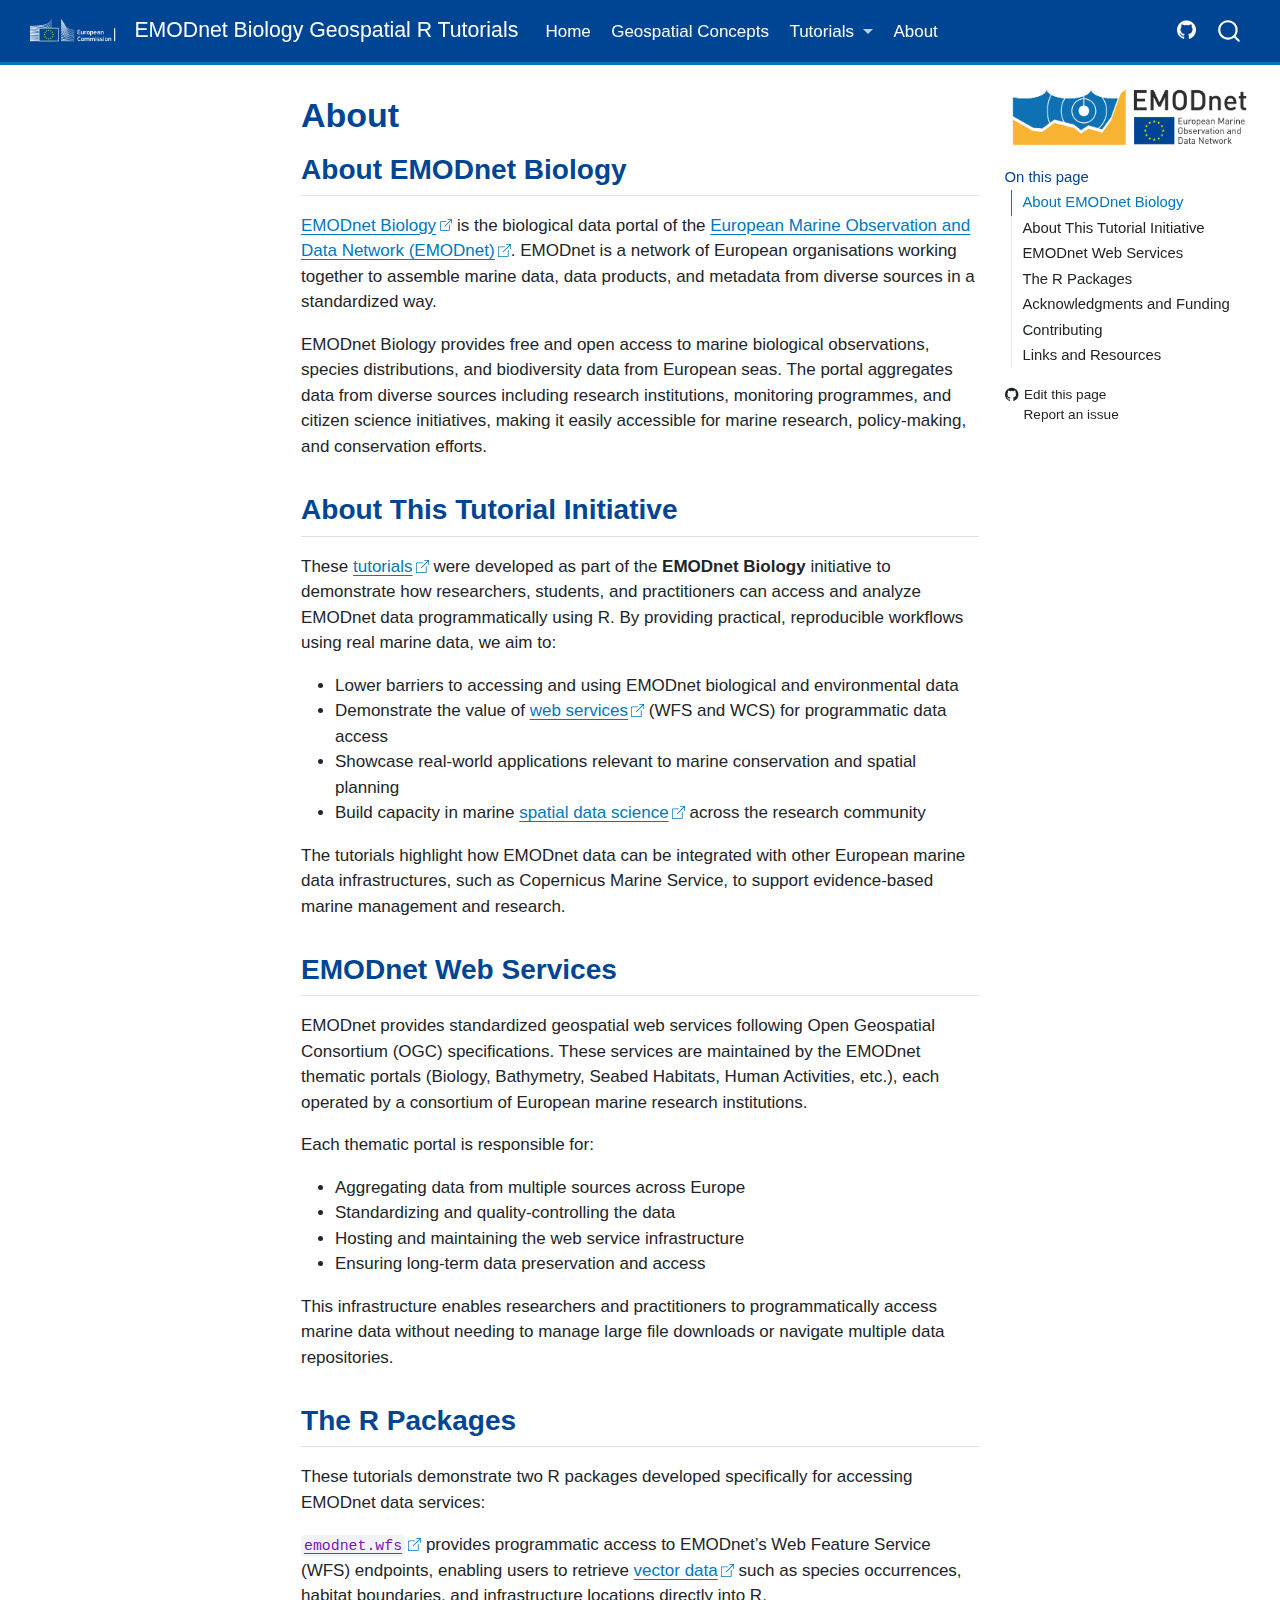
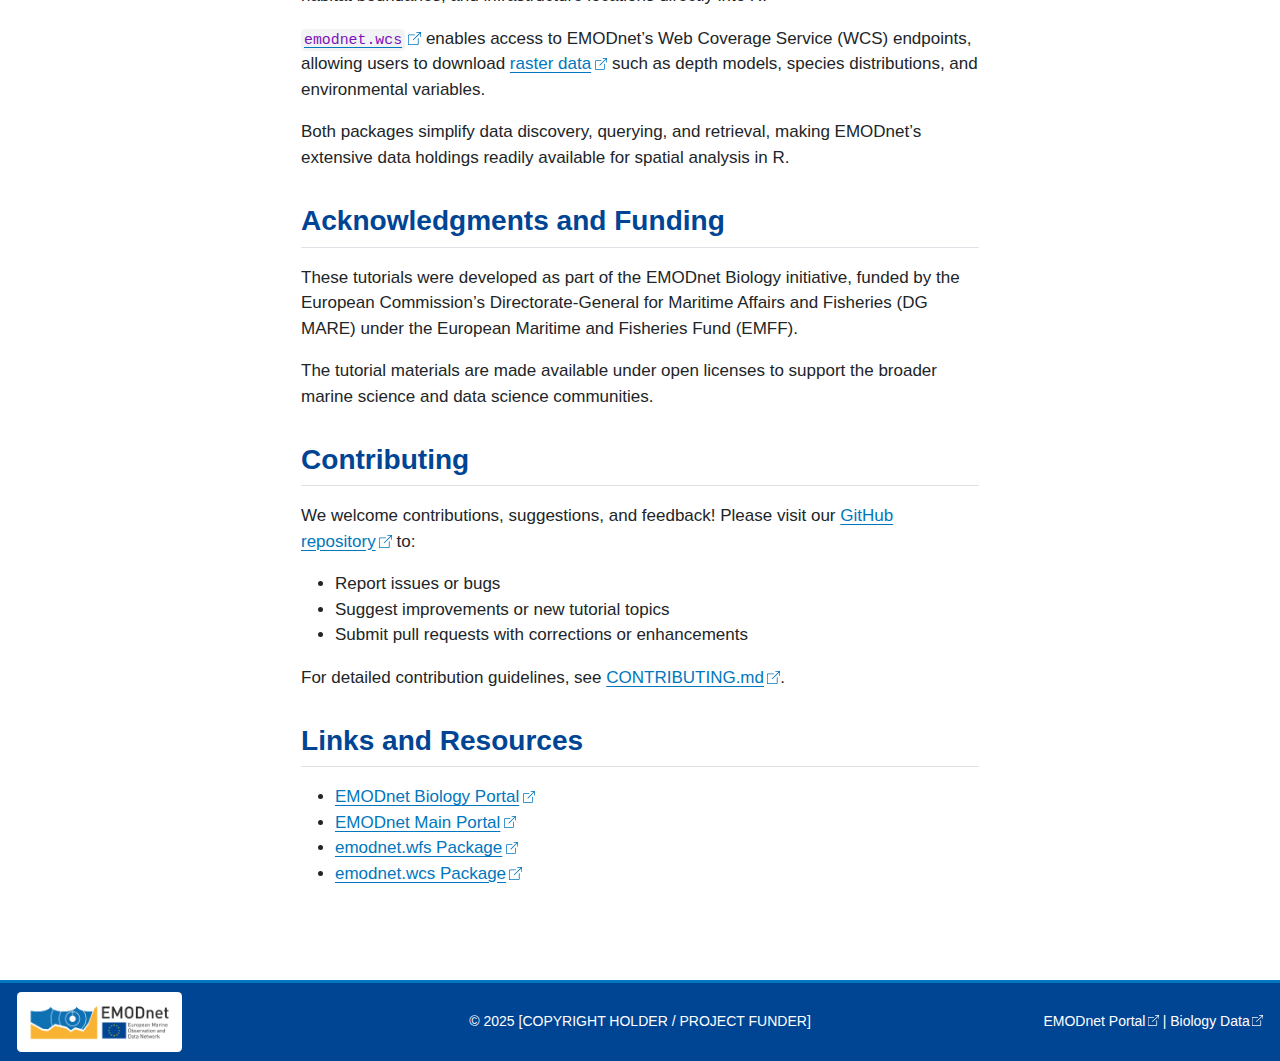
<file: about.html>
<!DOCTYPE html>
<html xmlns="http://www.w3.org/1999/xhtml" lang="en" xml:lang="en"><head>

<meta charset="utf-8">
<meta name="generator" content="quarto-1.9.36">

<meta name="viewport" content="width=device-width, initial-scale=1.0, user-scalable=yes">


<title>About – EMODnet Biology Geospatial R Tutorials</title>
<style>
/* Default styles provided by pandoc.
** See https://pandoc.org/MANUAL.html#variables-for-html for config info.
*/
code{white-space: pre-wrap;}
span.smallcaps{font-variant: small-caps;}
div.columns{display: flex; gap: min(4vw, 1.5em);}
div.column{flex: auto; overflow-x: auto;}
div.hanging-indent{margin-left: 1.5em; text-indent: -1.5em;}
ul.task-list{list-style: none;}
ul.task-list li input[type="checkbox"] {
  width: 0.8em;
  margin: 0 0.8em 0.2em -1em; /* quarto-specific, see https://github.com/quarto-dev/quarto-cli/issues/4556 */ 
  vertical-align: middle;
}
</style>


<script src="site_libs/quarto-nav/quarto-nav.js"></script>
<script src="site_libs/clipboard/clipboard.min.js"></script>
<script src="site_libs/quarto-search/autocomplete.umd.js"></script>
<script src="site_libs/quarto-search/fuse.min.js"></script>
<script src="site_libs/quarto-search/quarto-search.js"></script>
<meta name="quarto:offset" content="./">
<link href="./assets/favicons/favicon.ico" rel="icon">
<script src="site_libs/quarto-html/quarto.js" type="module"></script>
<script src="site_libs/quarto-html/tabsets/tabsets.js" type="module"></script>
<script src="site_libs/quarto-html/popper.min.js"></script>
<script src="site_libs/quarto-html/tippy.umd.min.js"></script>
<script src="site_libs/quarto-html/anchor.min.js"></script>
<link href="site_libs/quarto-html/tippy.css" rel="stylesheet">
<link href="site_libs/quarto-html/quarto-syntax-highlighting-845c23b38eaddc0f92fda52bfe77a8c8.css" rel="stylesheet" id="quarto-text-highlighting-styles">
<script src="site_libs/bootstrap/bootstrap.min.js"></script>
<link href="site_libs/bootstrap/bootstrap-icons.css" rel="stylesheet">
<link href="site_libs/bootstrap/bootstrap-609ca30faa80df1221f835c29f89fac6.min.css" rel="stylesheet" append-hash="true" id="quarto-bootstrap" data-mode="light">
<script id="quarto-search-options" type="application/json">{
  "location": "navbar",
  "copy-button": false,
  "collapse-after": 3,
  "panel-placement": "end",
  "type": "overlay",
  "limit": 50,
  "keyboard-shortcut": [
    "f",
    "/",
    "s"
  ],
  "show-item-context": false,
  "language": {
    "search-no-results-text": "No results",
    "search-matching-documents-text": "matching documents",
    "search-copy-link-title": "Copy link to search",
    "search-hide-matches-text": "Hide additional matches",
    "search-more-match-text": "more match in this document",
    "search-more-matches-text": "more matches in this document",
    "search-clear-button-title": "Clear",
    "search-text-placeholder": "",
    "search-detached-cancel-button-title": "Cancel",
    "search-submit-button-title": "Submit",
    "search-label": "Search"
  }
}</script>


</head>

<body class="nav-sidebar floating nav-fixed quarto-light">

<div id="quarto-search-results"></div>
  <header id="quarto-header" class="headroom fixed-top">
    <nav class="navbar navbar-expand-lg " data-bs-theme="dark">
      <div class="navbar-container container-fluid">
      <div class="navbar-brand-container mx-auto">
    <a href="./index.html" class="navbar-brand navbar-brand-logo">
    <img src="./assets/images/eu-logo-inverted.png" alt="European Commission Logo" class="navbar-logo light-content">
    <img src="./assets/images/eu-logo-inverted.png" alt="European Commission Logo" class="navbar-logo dark-content">
    </a>
    <a class="navbar-brand" href="./index.html">
    <span class="navbar-title">EMODnet Biology Geospatial R Tutorials</span>
    </a>
  </div>
            <div id="quarto-search" class="" title="Search"></div>
          <button class="navbar-toggler" type="button" data-bs-toggle="collapse" data-bs-target="#navbarCollapse" aria-controls="navbarCollapse" role="menu" aria-expanded="false" aria-label="Toggle navigation" onclick="if (window.quartoToggleHeadroom) { window.quartoToggleHeadroom(); }">
  <span class="navbar-toggler-icon"></span>
</button>
          <div class="collapse navbar-collapse" id="navbarCollapse">
            <ul class="navbar-nav navbar-nav-scroll me-auto">
  <li class="nav-item">
    <a class="nav-link" href="./index.html"> 
<span class="menu-text">Home</span></a>
  </li>  
  <li class="nav-item">
    <a class="nav-link" href="./concepts.html"> 
<span class="menu-text">Geospatial Concepts</span></a>
  </li>  
  <li class="nav-item dropdown ">
    <a class="nav-link dropdown-toggle" href="#" id="nav-menu-tutorials" role="link" data-bs-toggle="dropdown" aria-expanded="false">
 <span class="menu-text">Tutorials</span>
    </a>
    <ul class="dropdown-menu" aria-labelledby="nav-menu-tutorials">    
        <li>
    <a class="dropdown-item" href="./tutorials/tutorial-01.html">
 <span class="dropdown-text">Tutorial 1: Protected Areas and Subsea Infrastructure</span></a>
  </li>  
        <li>
    <a class="dropdown-item" href="./tutorials/tutorial-02.html">
 <span class="dropdown-text">Tutorial 2: Copepods and Fish Spawning Grounds</span></a>
  </li>  
        <li>
    <a class="dropdown-item" href="./tutorials/tutorial-03.html">
 <span class="dropdown-text">Tutorial 3: Biodiversity Change and Depth</span></a>
  </li>  
        <li>
    <a class="dropdown-item" href="./tutorials/tutorial-04.html">
 <span class="dropdown-text">Tutorial 4: Characterising Benthic Biozones</span></a>
  </li>  
    </ul>
  </li>
  <li class="nav-item">
    <a class="nav-link active" href="./about.html" aria-current="page"> 
<span class="menu-text">About</span></a>
  </li>  
</ul>
            <ul class="navbar-nav navbar-nav-scroll ms-auto">
  <li class="nav-item compact">
    <a class="nav-link" href="https://github.com/r-rse/emodnet-bio-r-geo-tutorials"> <i class="bi bi-github" role="img">
</i> 
<span class="menu-text"></span></a>
  </li>  
</ul>
          </div> <!-- /navcollapse -->
            <div class="quarto-navbar-tools">
</div>
      </div> <!-- /container-fluid -->
    </nav>
  <nav class="quarto-secondary-nav">
    <div class="container-fluid d-flex">
      <button type="button" class="quarto-btn-toggle btn" data-bs-toggle="collapse" role="button" data-bs-target=".quarto-sidebar-collapse-item" aria-controls="quarto-sidebar" aria-expanded="false" aria-label="Toggle sidebar navigation" onclick="if (window.quartoToggleHeadroom) { window.quartoToggleHeadroom(); }">
        <i class="bi bi-layout-text-sidebar-reverse"></i>
      </button>
        <nav class="quarto-page-breadcrumbs" aria-label="breadcrumb"><ol class="breadcrumb"><li class="breadcrumb-item">About</li></ol></nav>
        <a class="flex-grow-1" role="navigation" data-bs-toggle="collapse" data-bs-target=".quarto-sidebar-collapse-item" aria-controls="quarto-sidebar" aria-expanded="false" aria-label="Toggle sidebar navigation" onclick="if (window.quartoToggleHeadroom) { window.quartoToggleHeadroom(); }">      
        </a>
      <button type="button" class="btn quarto-search-button" aria-label="Search" onclick="window.quartoOpenSearch();">
        <i class="bi bi-search"></i>
      </button>
    </div>
  </nav>
</header>
<!-- content -->
<div id="quarto-content" class="quarto-container page-columns page-rows-contents page-layout-article page-navbar">
<!-- sidebar -->
  <nav id="quarto-sidebar" class="sidebar collapse collapse-horizontal quarto-sidebar-collapse-item sidebar-navigation floating overflow-auto">
        <div class="mt-2 flex-shrink-0 align-items-center">
        <div class="sidebar-search">
        <div id="quarto-search" class="" title="Search"></div>
        </div>
        </div>
</nav>
<div id="quarto-sidebar-glass" class="quarto-sidebar-collapse-item" data-bs-toggle="collapse" data-bs-target=".quarto-sidebar-collapse-item"></div>
<!-- margin-sidebar -->
    <div id="quarto-margin-sidebar" class="sidebar margin-sidebar"><div class="quarto-margin-header"><div class="margin-header-item">
<p><a href="https://emodnet.ec.europa.eu/"><img src="./assets/images/emodnet-logo.png" class="img-fluid"></a></p>
</div></div>
        <nav id="TOC" role="doc-toc" class="toc-active">
    <h2 id="toc-title">On this page</h2>
   
  <ul>
  <li><a href="#about-emodnet-biology" id="toc-about-emodnet-biology" class="nav-link active" data-scroll-target="#about-emodnet-biology">About EMODnet Biology</a></li>
  <li><a href="#about-this-tutorial-initiative" id="toc-about-this-tutorial-initiative" class="nav-link" data-scroll-target="#about-this-tutorial-initiative">About This Tutorial Initiative</a></li>
  <li><a href="#emodnet-web-services" id="toc-emodnet-web-services" class="nav-link" data-scroll-target="#emodnet-web-services">EMODnet Web Services</a></li>
  <li><a href="#the-r-packages" id="toc-the-r-packages" class="nav-link" data-scroll-target="#the-r-packages">The R Packages</a></li>
  <li><a href="#acknowledgments-and-funding" id="toc-acknowledgments-and-funding" class="nav-link" data-scroll-target="#acknowledgments-and-funding">Acknowledgments and Funding</a></li>
  <li><a href="#contributing" id="toc-contributing" class="nav-link" data-scroll-target="#contributing">Contributing</a></li>
  <li><a href="#links-and-resources" id="toc-links-and-resources" class="nav-link" data-scroll-target="#links-and-resources">Links and Resources</a></li>
  </ul>
<div class="toc-actions"><ul><li><a href="https://github.com/r-rse/emodnet-bio-r-geo-tutorials/edit/main/about.qmd" class="toc-action"><i class="bi bi-github"></i>Edit this page</a></li><li><a href="https://github.com/r-rse/emodnet-bio-r-geo-tutorials/issues/new" class="toc-action"><i class="bi empty"></i>Report an issue</a></li></ul></div></nav>
    </div>
<!-- main -->
<main class="content" id="quarto-document-content">

<header id="title-block-header" class="quarto-title-block default">
<div class="quarto-title">
<h1 class="title">About</h1>
</div>



<div class="quarto-title-meta">

    
  
    
  </div>
  


</header>


<section id="about-emodnet-biology" class="level2">
<h2 class="anchored" data-anchor-id="about-emodnet-biology">About EMODnet Biology</h2>
<p><a href="https://emodnet.ec.europa.eu/en/biology">EMODnet Biology</a> is the biological data portal of the <a href="https://emodnet.ec.europa.eu/">European Marine Observation and Data Network (EMODnet)</a>. EMODnet is a network of European organisations working together to assemble marine data, data products, and metadata from diverse sources in a standardized way.</p>
<p>EMODnet Biology provides free and open access to marine biological observations, species distributions, and biodiversity data from European seas. The portal aggregates data from diverse sources including research institutions, monitoring programmes, and citizen science initiatives, making it easily accessible for marine research, policy-making, and conservation efforts.</p>
</section>
<section id="about-this-tutorial-initiative" class="level2">
<h2 class="anchored" data-anchor-id="about-this-tutorial-initiative">About This Tutorial Initiative</h2>
<p>These <a href="./index.html#tutorial-series">tutorials</a> were developed as part of the <strong>EMODnet Biology</strong> initiative to demonstrate how researchers, students, and practitioners can access and analyze EMODnet data programmatically using R. By providing practical, reproducible workflows using real marine data, we aim to:</p>
<ul>
<li>Lower barriers to accessing and using EMODnet biological and environmental data</li>
<li>Demonstrate the value of <a href="./concepts.html#web-services-for-spatial-data">web services</a> (WFS and WCS) for programmatic data access</li>
<li>Showcase real-world applications relevant to marine conservation and spatial planning</li>
<li>Build capacity in marine <a href="./concepts.html">spatial data science</a> across the research community</li>
</ul>
<p>The tutorials highlight how EMODnet data can be integrated with other European marine data infrastructures, such as Copernicus Marine Service, to support evidence-based marine management and research.</p>
</section>
<section id="emodnet-web-services" class="level2">
<h2 class="anchored" data-anchor-id="emodnet-web-services">EMODnet Web Services</h2>
<p>EMODnet provides standardized geospatial web services following Open Geospatial Consortium (OGC) specifications. These services are maintained by the EMODnet thematic portals (Biology, Bathymetry, Seabed Habitats, Human Activities, etc.), each operated by a consortium of European marine research institutions.</p>
<p>Each thematic portal is responsible for:</p>
<ul>
<li>Aggregating data from multiple sources across Europe</li>
<li>Standardizing and quality-controlling the data</li>
<li>Hosting and maintaining the web service infrastructure</li>
<li>Ensuring long-term data preservation and access</li>
</ul>
<p>This infrastructure enables researchers and practitioners to programmatically access marine data without needing to manage large file downloads or navigate multiple data repositories.</p>
</section>
<section id="the-r-packages" class="level2">
<h2 class="anchored" data-anchor-id="the-r-packages">The R Packages</h2>
<p>These tutorials demonstrate two R packages developed specifically for accessing EMODnet data services:</p>
<p><a href="https://github.com/EMODnet/emodnet.wfs"><strong><code>emodnet.wfs</code></strong></a> provides programmatic access to EMODnet’s Web Feature Service (WFS) endpoints, enabling users to retrieve <a href="./concepts.html#vector-data">vector data</a> such as species occurrences, habitat boundaries, and infrastructure locations directly into R.</p>
<p><a href="https://github.com/EMODnet/emodnet.wcs"><strong><code>emodnet.wcs</code></strong></a> enables access to EMODnet’s Web Coverage Service (WCS) endpoints, allowing users to download <a href="./concepts.html#raster-data">raster data</a> such as depth models, species distributions, and environmental variables.</p>
<p>Both packages simplify data discovery, querying, and retrieval, making EMODnet’s extensive data holdings readily available for spatial analysis in R.</p>
</section>
<section id="acknowledgments-and-funding" class="level2">
<h2 class="anchored" data-anchor-id="acknowledgments-and-funding">Acknowledgments and Funding</h2>
<p>These tutorials were developed as part of the EMODnet Biology initiative, funded by the European Commission’s Directorate-General for Maritime Affairs and Fisheries (DG MARE) under the European Maritime and Fisheries Fund (EMFF).</p>
<p>The tutorial materials are made available under open licenses to support the broader marine science and data science communities.</p>
</section>
<section id="contributing" class="level2">
<h2 class="anchored" data-anchor-id="contributing">Contributing</h2>
<p>We welcome contributions, suggestions, and feedback! Please visit our <a href="https://github.com/r-rse/emodnet-bio-r-geo-tutorials">GitHub repository</a> to:</p>
<ul>
<li>Report issues or bugs</li>
<li>Suggest improvements or new tutorial topics</li>
<li>Submit pull requests with corrections or enhancements</li>
</ul>
<p>For detailed contribution guidelines, see <a href="CONTRIBUTING.md">CONTRIBUTING.md</a>.</p>
</section>
<section id="links-and-resources" class="level2">
<h2 class="anchored" data-anchor-id="links-and-resources">Links and Resources</h2>
<ul>
<li><a href="https://emodnet.ec.europa.eu/en/biology">EMODnet Biology Portal</a></li>
<li><a href="https://emodnet.ec.europa.eu/en">EMODnet Main Portal</a></li>
<li><a href="https://github.com/EMODnet/emodnet.wfs">emodnet.wfs Package</a></li>
<li><a href="https://github.com/EMODnet/emodnet.wcs">emodnet.wcs Package</a></li>
</ul>


</section>

</main> <!-- /main -->
<script id="quarto-html-after-body" type="application/javascript">
  window.document.addEventListener("DOMContentLoaded", function (event) {
    const icon = "";
    const anchorJS = new window.AnchorJS();
    anchorJS.options = {
      placement: 'right',
      icon: icon
    };
    anchorJS.add('.anchored');
    const isCodeAnnotation = (el) => {
      for (const clz of el.classList) {
        if (clz.startsWith('code-annotation-')) {                     
          return true;
        }
      }
      return false;
    }
    const onCopySuccess = function(e) {
      // button target
      const button = e.trigger;
      // don't keep focus
      button.blur();
      // flash "checked"
      button.classList.add('code-copy-button-checked');
      var currentTitle = button.getAttribute("title");
      button.setAttribute("title", "Copied!");
      let tooltip;
      if (window.bootstrap) {
        button.setAttribute("data-bs-toggle", "tooltip");
        button.setAttribute("data-bs-placement", "left");
        button.setAttribute("data-bs-title", "Copied!");
        tooltip = new bootstrap.Tooltip(button, 
          { trigger: "manual", 
            customClass: "code-copy-button-tooltip",
            offset: [0, -8]});
        tooltip.show();    
      }
      setTimeout(function() {
        if (tooltip) {
          tooltip.hide();
          button.removeAttribute("data-bs-title");
          button.removeAttribute("data-bs-toggle");
          button.removeAttribute("data-bs-placement");
        }
        button.setAttribute("title", currentTitle);
        button.classList.remove('code-copy-button-checked');
      }, 1000);
      // clear code selection
      e.clearSelection();
    }
    const getTextToCopy = function(trigger) {
      const outerScaffold = trigger.parentElement.cloneNode(true);
      const codeEl = outerScaffold.querySelector('code');
      for (const childEl of codeEl.children) {
        if (isCodeAnnotation(childEl)) {
          childEl.remove();
        }
      }
      return codeEl.innerText;
    }
    const clipboard = new window.ClipboardJS('.code-copy-button:not([data-in-quarto-modal])', {
      text: getTextToCopy
    });
    clipboard.on('success', onCopySuccess);
    if (window.document.getElementById('quarto-embedded-source-code-modal')) {
      const clipboardModal = new window.ClipboardJS('.code-copy-button[data-in-quarto-modal]', {
        text: getTextToCopy,
        container: window.document.getElementById('quarto-embedded-source-code-modal')
      });
      clipboardModal.on('success', onCopySuccess);
    }
      var localhostRegex = new RegExp(/^(?:http|https):\/\/localhost\:?[0-9]*\//);
      var mailtoRegex = new RegExp(/^mailto:/);
        var filterRegex = new RegExp("https:\/\/r-rse\.github\.io\/emodnet-bio-r-geo-tutorials");
      var isInternal = (href) => {
          return filterRegex.test(href) || localhostRegex.test(href) || mailtoRegex.test(href);
      }
      // Inspect non-navigation links and adorn them if external
     var links = window.document.querySelectorAll('a[href]:not(.nav-link):not(.navbar-brand):not(.toc-action):not(.sidebar-link):not(.sidebar-item-toggle):not(.pagination-link):not(.no-external):not([aria-hidden]):not(.dropdown-item):not(.quarto-navigation-tool):not(.about-link)');
      for (var i=0; i<links.length; i++) {
        const link = links[i];
        if (!isInternal(link.href)) {
          // undo the damage that might have been done by quarto-nav.js in the case of
          // links that we want to consider external
          if (link.dataset.originalHref !== undefined) {
            link.href = link.dataset.originalHref;
          }
            // target, if specified
            link.setAttribute("target", "_blank");
            if (link.getAttribute("rel") === null) {
              link.setAttribute("rel", "noopener");
            }
            // default icon
            link.classList.add("external");
        }
      }
    function tippyHover(el, contentFn, onTriggerFn, onUntriggerFn) {
      const config = {
        allowHTML: true,
        maxWidth: 500,
        delay: 100,
        arrow: false,
        appendTo: function(el) {
            return el.parentElement;
        },
        interactive: true,
        interactiveBorder: 10,
        theme: 'quarto',
        placement: 'bottom-start',
      };
      if (contentFn) {
        config.content = contentFn;
      }
      if (onTriggerFn) {
        config.onTrigger = onTriggerFn;
      }
      if (onUntriggerFn) {
        config.onUntrigger = onUntriggerFn;
      }
      window.tippy(el, config); 
    }
    const noterefs = window.document.querySelectorAll('a[role="doc-noteref"]');
    for (var i=0; i<noterefs.length; i++) {
      const ref = noterefs[i];
      tippyHover(ref, function() {
        // use id or data attribute instead here
        let href = ref.getAttribute('data-footnote-href') || ref.getAttribute('href');
        try { href = new URL(href).hash; } catch {}
        const id = href.replace(/^#\/?/, "");
        const note = window.document.getElementById(id);
        if (note) {
          return note.innerHTML;
        } else {
          return "";
        }
      });
    }
    const xrefs = window.document.querySelectorAll('a.quarto-xref');
    const processXRef = (id, note) => {
      // Strip column container classes
      const stripColumnClz = (el) => {
        el.classList.remove("page-full", "page-columns");
        if (el.children) {
          for (const child of el.children) {
            stripColumnClz(child);
          }
        }
      }
      stripColumnClz(note)
      if (id === null || id.startsWith('sec-')) {
        // Special case sections, only their first couple elements
        const container = document.createElement("div");
        if (note.children && note.children.length > 2) {
          container.appendChild(note.children[0].cloneNode(true));
          for (let i = 1; i < note.children.length; i++) {
            const child = note.children[i];
            if (child.tagName === "P" && child.innerText === "") {
              continue;
            } else {
              container.appendChild(child.cloneNode(true));
              break;
            }
          }
          if (window.Quarto?.typesetMath) {
            window.Quarto.typesetMath(container);
          }
          return container.innerHTML
        } else {
          if (window.Quarto?.typesetMath) {
            window.Quarto.typesetMath(note);
          }
          return note.innerHTML;
        }
      } else {
        // Remove any anchor links if they are present
        const anchorLink = note.querySelector('a.anchorjs-link');
        if (anchorLink) {
          anchorLink.remove();
        }
        if (window.Quarto?.typesetMath) {
          window.Quarto.typesetMath(note);
        }
        if (note.classList.contains("callout")) {
          return note.outerHTML;
        } else {
          return note.innerHTML;
        }
      }
    }
    for (var i=0; i<xrefs.length; i++) {
      const xref = xrefs[i];
      tippyHover(xref, undefined, function(instance) {
        instance.disable();
        let url = xref.getAttribute('href');
        let hash = undefined; 
        if (url.startsWith('#')) {
          hash = url;
        } else {
          try { hash = new URL(url).hash; } catch {}
        }
        if (hash) {
          const id = hash.replace(/^#\/?/, "");
          const note = window.document.getElementById(id);
          if (note !== null) {
            try {
              const html = processXRef(id, note.cloneNode(true));
              instance.setContent(html);
            } finally {
              instance.enable();
              instance.show();
            }
          } else {
            // See if we can fetch this
            fetch(url.split('#')[0])
            .then(res => res.text())
            .then(html => {
              const parser = new DOMParser();
              const htmlDoc = parser.parseFromString(html, "text/html");
              const note = htmlDoc.getElementById(id);
              if (note !== null) {
                const html = processXRef(id, note);
                instance.setContent(html);
              } 
            }).finally(() => {
              instance.enable();
              instance.show();
            });
          }
        } else {
          // See if we can fetch a full url (with no hash to target)
          // This is a special case and we should probably do some content thinning / targeting
          fetch(url)
          .then(res => res.text())
          .then(html => {
            const parser = new DOMParser();
            const htmlDoc = parser.parseFromString(html, "text/html");
            const note = htmlDoc.querySelector('main.content');
            if (note !== null) {
              // This should only happen for chapter cross references
              // (since there is no id in the URL)
              // remove the first header
              if (note.children.length > 0 && note.children[0].tagName === "HEADER") {
                note.children[0].remove();
              }
              const html = processXRef(null, note);
              instance.setContent(html);
            } 
          }).finally(() => {
            instance.enable();
            instance.show();
          });
        }
      }, function(instance) {
      });
    }
        let selectedAnnoteEl;
        const selectorForAnnotation = ( cell, annotation) => {
          let cellAttr = 'data-code-cell="' + cell + '"';
          let lineAttr = 'data-code-annotation="' +  annotation + '"';
          const selector = 'span[' + cellAttr + '][' + lineAttr + ']';
          return selector;
        }
        const selectCodeLines = (annoteEl) => {
          const doc = window.document;
          const targetCell = annoteEl.getAttribute("data-target-cell");
          const targetAnnotation = annoteEl.getAttribute("data-target-annotation");
          const annoteSpan = window.document.querySelector(selectorForAnnotation(targetCell, targetAnnotation));
          const lines = annoteSpan.getAttribute("data-code-lines").split(",");
          const lineIds = lines.map((line) => {
            return targetCell + "-" + line;
          })
          let top = null;
          let height = null;
          let parent = null;
          if (lineIds.length > 0) {
              //compute the position of the single el (top and bottom and make a div)
              const el = window.document.getElementById(lineIds[0]);
              top = el.offsetTop;
              height = el.offsetHeight;
              parent = el.parentElement.parentElement;
            if (lineIds.length > 1) {
              const lastEl = window.document.getElementById(lineIds[lineIds.length - 1]);
              const bottom = lastEl.offsetTop + lastEl.offsetHeight;
              height = bottom - top;
            }
            if (top !== null && height !== null && parent !== null) {
              // cook up a div (if necessary) and position it 
              let div = window.document.getElementById("code-annotation-line-highlight");
              if (div === null) {
                div = window.document.createElement("div");
                div.setAttribute("id", "code-annotation-line-highlight");
                div.style.position = 'absolute';
                parent.appendChild(div);
              }
              div.style.top = top - 2 + "px";
              div.style.height = height + 4 + "px";
              div.style.left = 0;
              let gutterDiv = window.document.getElementById("code-annotation-line-highlight-gutter");
              if (gutterDiv === null) {
                gutterDiv = window.document.createElement("div");
                gutterDiv.setAttribute("id", "code-annotation-line-highlight-gutter");
                gutterDiv.style.position = 'absolute';
                const codeCell = window.document.getElementById(targetCell);
                const gutter = codeCell.querySelector('.code-annotation-gutter');
                gutter.appendChild(gutterDiv);
              }
              gutterDiv.style.top = top - 2 + "px";
              gutterDiv.style.height = height + 4 + "px";
            }
            selectedAnnoteEl = annoteEl;
          }
        };
        const unselectCodeLines = () => {
          const elementsIds = ["code-annotation-line-highlight", "code-annotation-line-highlight-gutter"];
          elementsIds.forEach((elId) => {
            const div = window.document.getElementById(elId);
            if (div) {
              div.remove();
            }
          });
          selectedAnnoteEl = undefined;
        };
          // Handle positioning of the toggle
      window.addEventListener(
        "resize",
        throttle(() => {
          elRect = undefined;
          if (selectedAnnoteEl) {
            selectCodeLines(selectedAnnoteEl);
          }
        }, 10)
      );
      function throttle(fn, ms) {
      let throttle = false;
      let timer;
        return (...args) => {
          if(!throttle) { // first call gets through
              fn.apply(this, args);
              throttle = true;
          } else { // all the others get throttled
              if(timer) clearTimeout(timer); // cancel #2
              timer = setTimeout(() => {
                fn.apply(this, args);
                timer = throttle = false;
              }, ms);
          }
        };
      }
        // Attach click handler to the DT
        const annoteDls = window.document.querySelectorAll('dt[data-target-cell]');
        for (const annoteDlNode of annoteDls) {
          annoteDlNode.addEventListener('click', (event) => {
            const clickedEl = event.target;
            if (clickedEl !== selectedAnnoteEl) {
              unselectCodeLines();
              const activeEl = window.document.querySelector('dt[data-target-cell].code-annotation-active');
              if (activeEl) {
                activeEl.classList.remove('code-annotation-active');
              }
              selectCodeLines(clickedEl);
              clickedEl.classList.add('code-annotation-active');
            } else {
              // Unselect the line
              unselectCodeLines();
              clickedEl.classList.remove('code-annotation-active');
            }
          });
        }
    const findCites = (el) => {
      const parentEl = el.parentElement;
      if (parentEl) {
        const cites = parentEl.dataset.cites;
        if (cites) {
          return {
            el,
            cites: cites.split(' ')
          };
        } else {
          return findCites(el.parentElement)
        }
      } else {
        return undefined;
      }
    };
    var bibliorefs = window.document.querySelectorAll('a[role="doc-biblioref"]');
    for (var i=0; i<bibliorefs.length; i++) {
      const ref = bibliorefs[i];
      const citeInfo = findCites(ref);
      if (citeInfo) {
        tippyHover(citeInfo.el, function() {
          var popup = window.document.createElement('div');
          citeInfo.cites.forEach(function(cite) {
            var citeDiv = window.document.createElement('div');
            citeDiv.classList.add('hanging-indent');
            citeDiv.classList.add('csl-entry');
            var biblioDiv = window.document.getElementById('ref-' + cite);
            if (biblioDiv) {
              citeDiv.innerHTML = biblioDiv.innerHTML;
            }
            popup.appendChild(citeDiv);
          });
          return popup.innerHTML;
        });
      }
    }
  });
  </script>
</div> <!-- /content -->
<footer class="footer">
  <div class="nav-footer">
    <div class="nav-footer-left">
<p><img src="assets/images/emodnet-logo.png" height="60"></p>
</div>   
    <div class="nav-footer-center">
<p>© 2025 [COPYRIGHT HOLDER / PROJECT FUNDER]</p>
<div class="toc-actions d-sm-block d-md-none"><ul><li><a href="https://github.com/r-rse/emodnet-bio-r-geo-tutorials/edit/main/about.qmd" class="toc-action"><i class="bi bi-github"></i>Edit this page</a></li><li><a href="https://github.com/r-rse/emodnet-bio-r-geo-tutorials/issues/new" class="toc-action"><i class="bi empty"></i>Report an issue</a></li></ul></div></div>
    <div class="nav-footer-right">
<p><a href="https://emodnet.ec.europa.eu/en">EMODnet Portal</a> | <a href="https://emodnet.ec.europa.eu/en/biology">Biology Data</a></p>
</div>
  </div>
</footer>




</body></html>
</file>
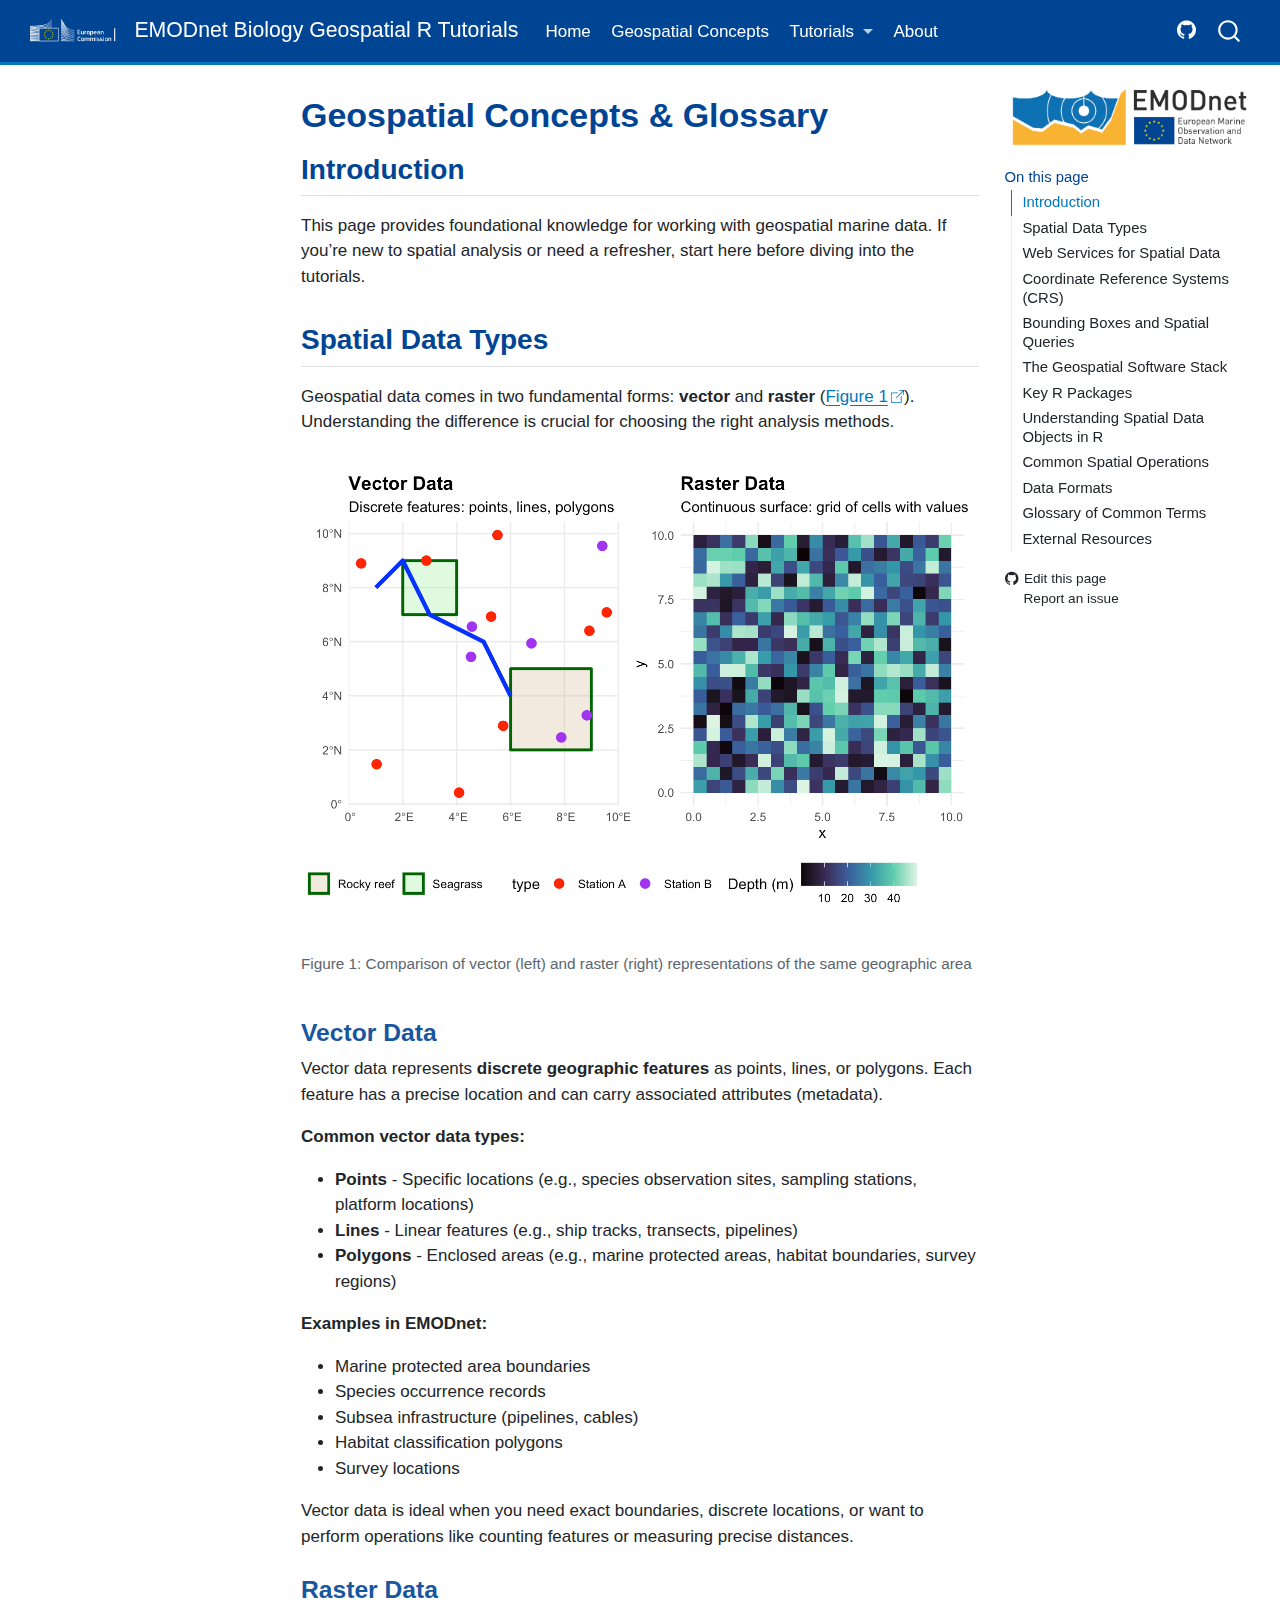
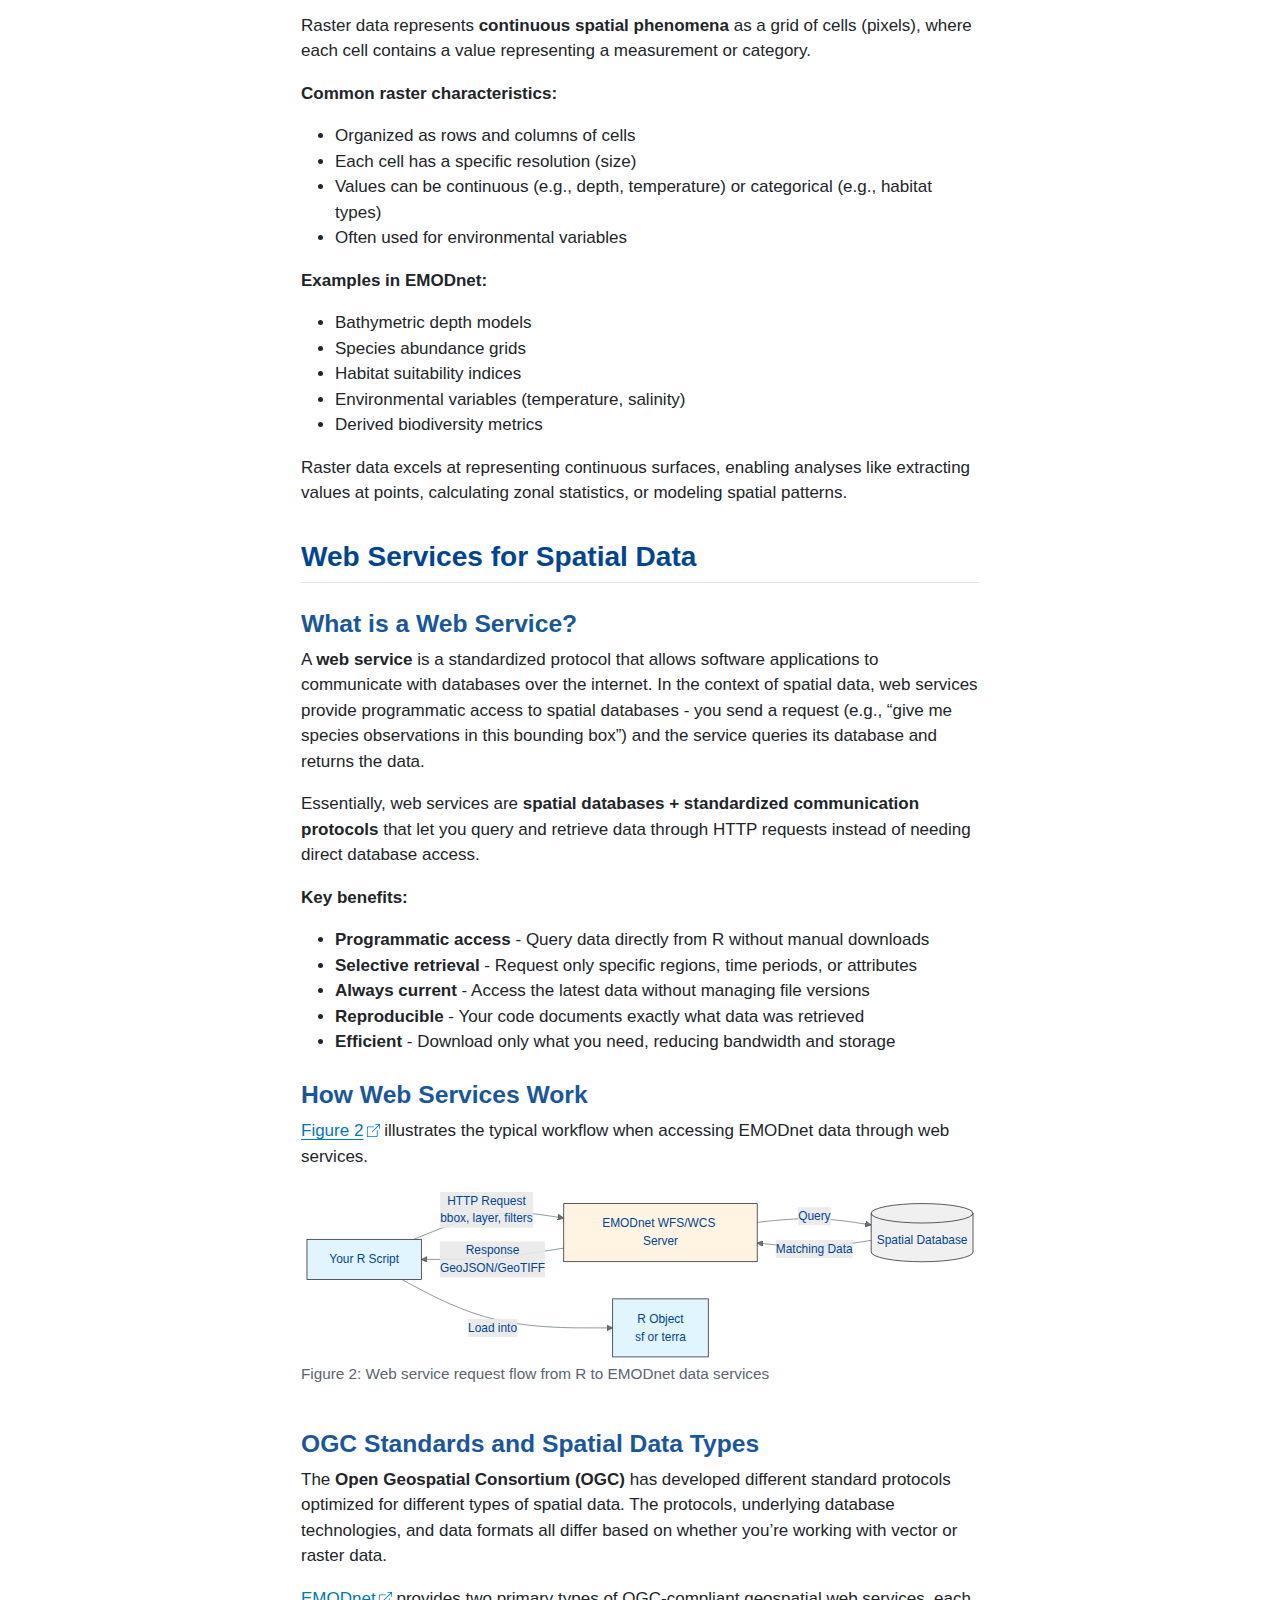
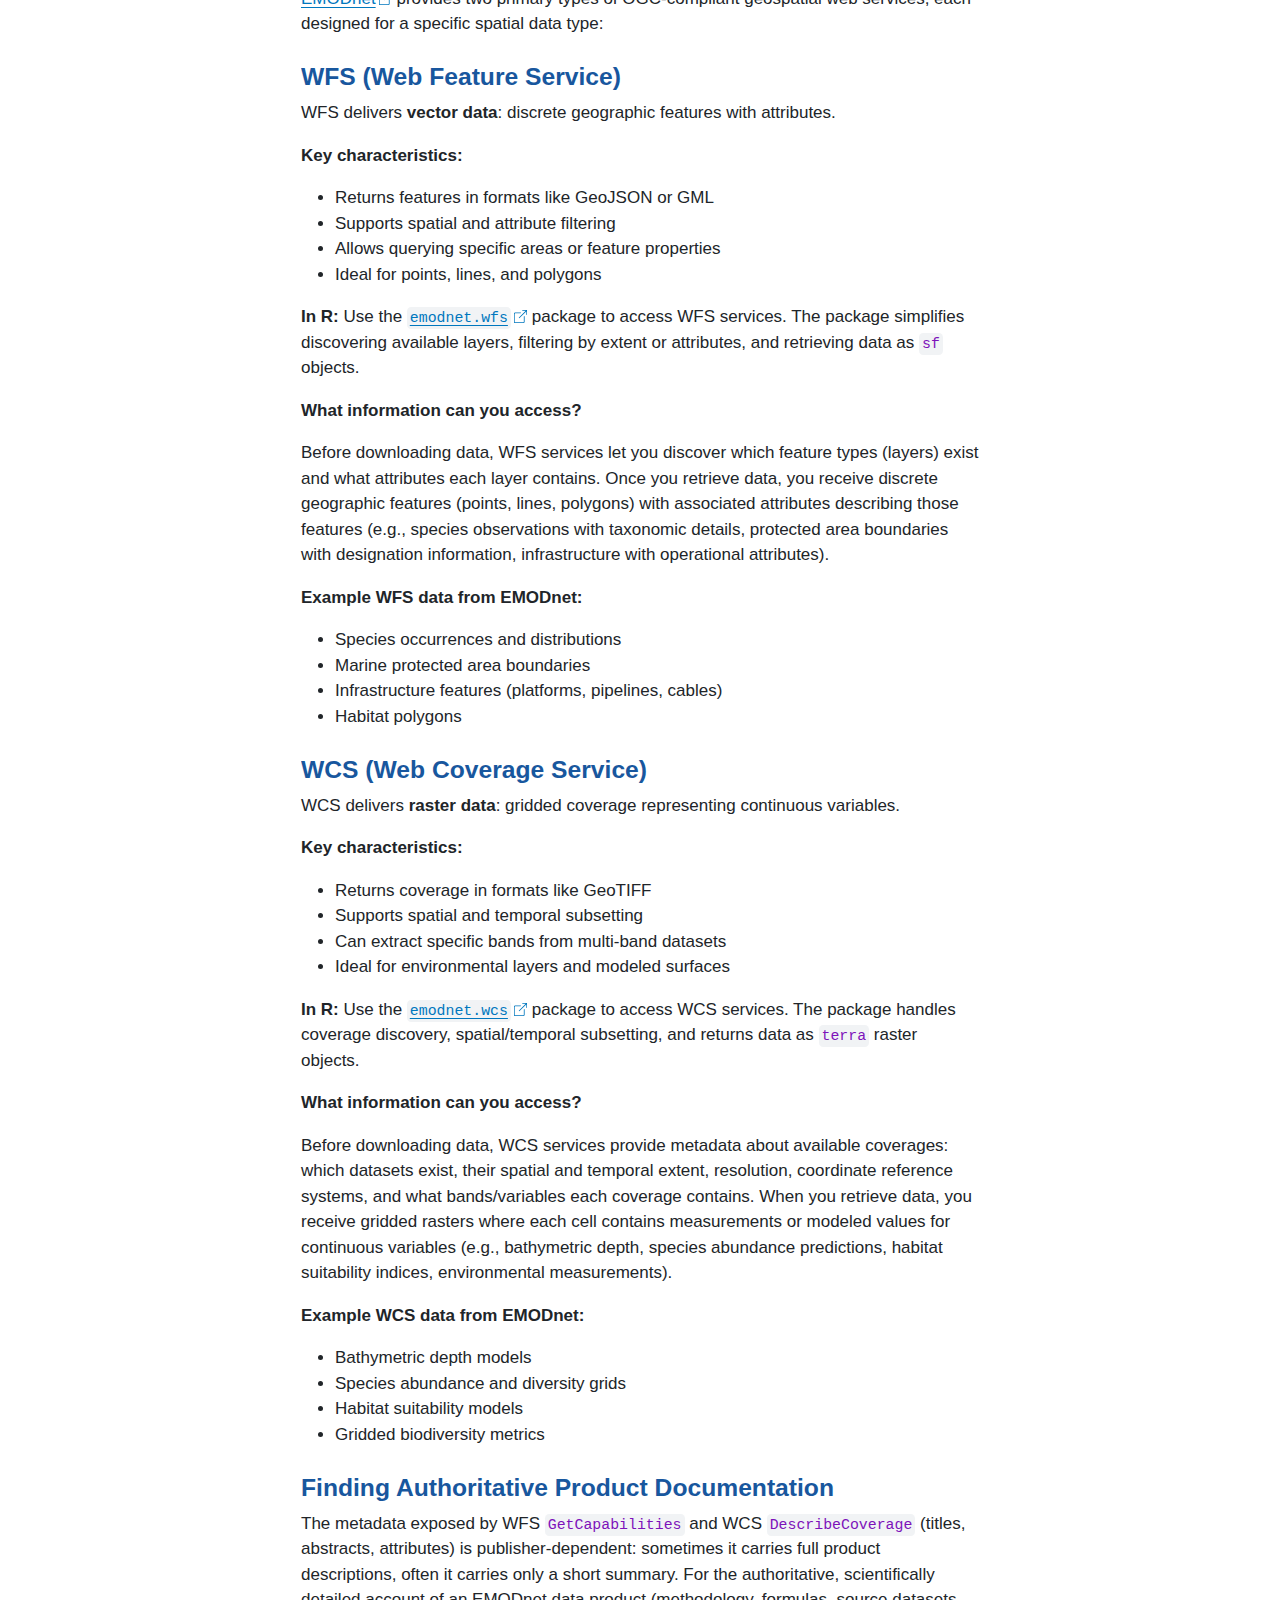
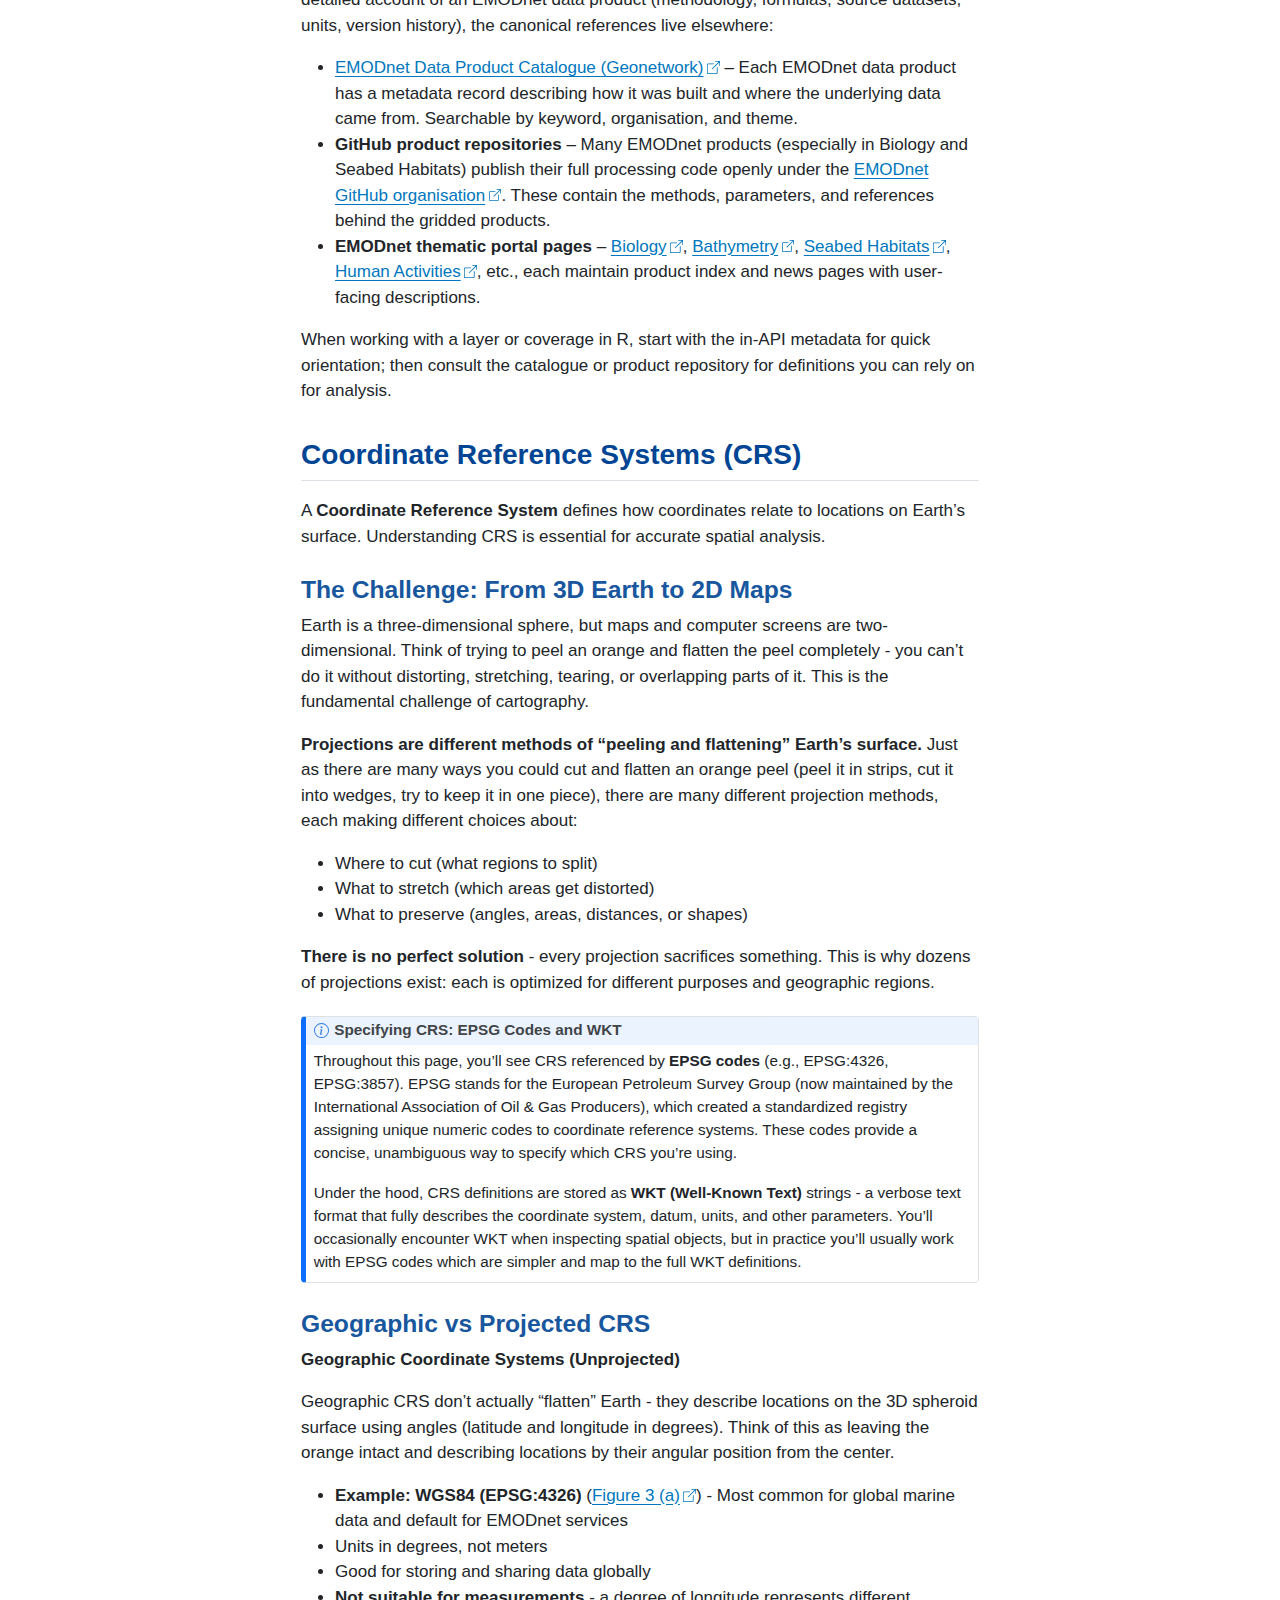
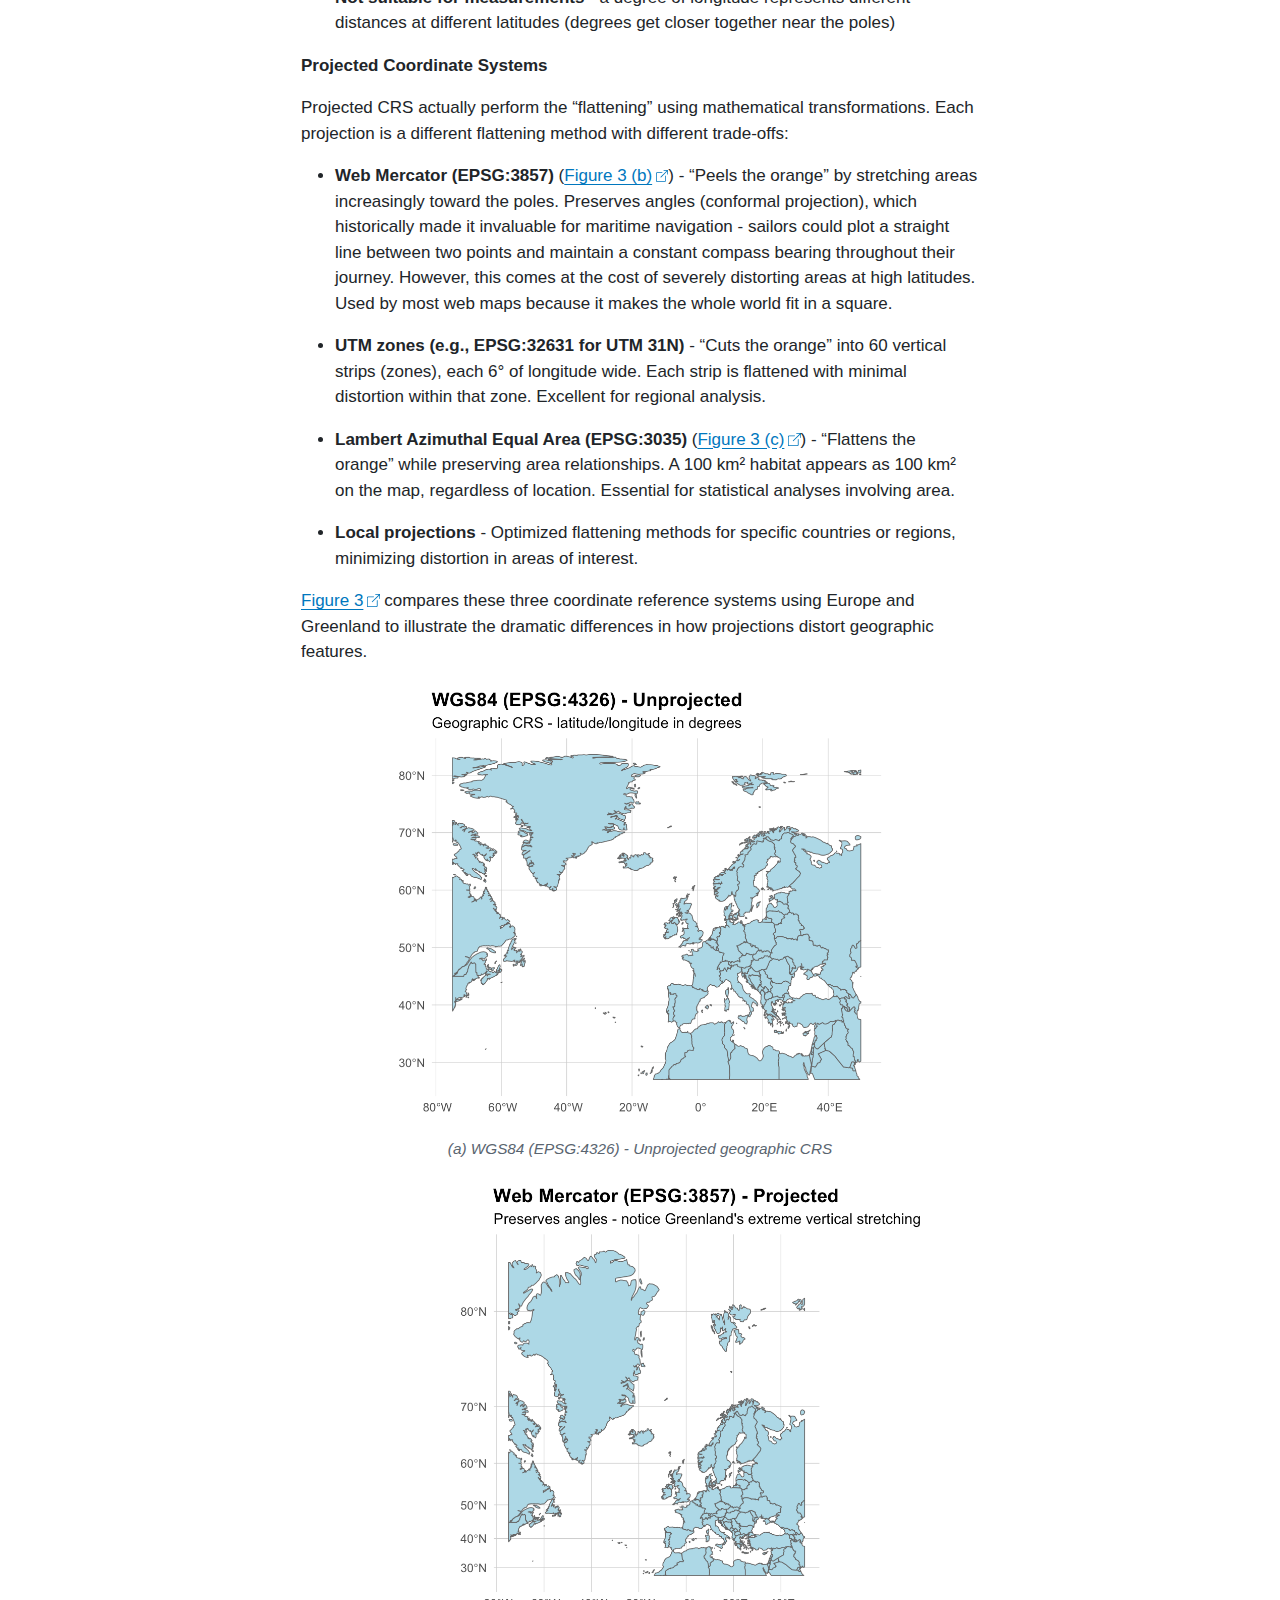
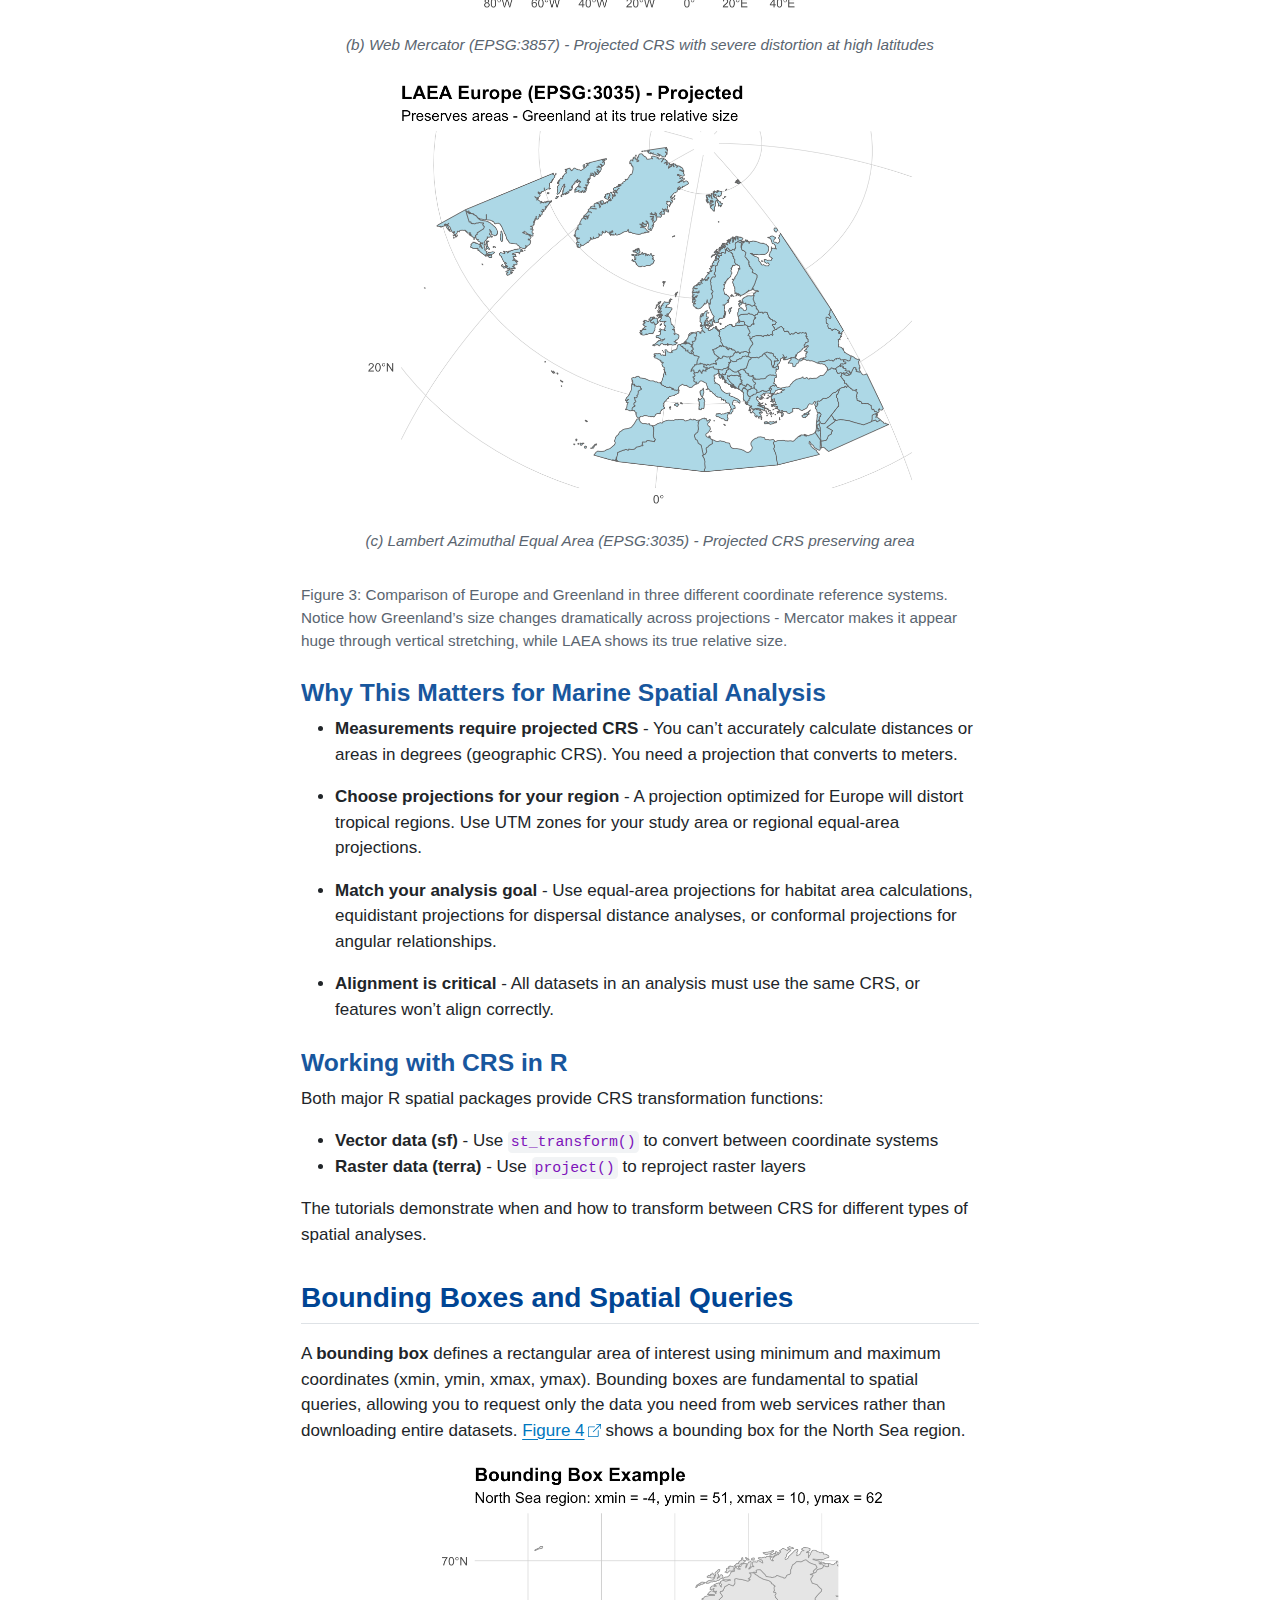
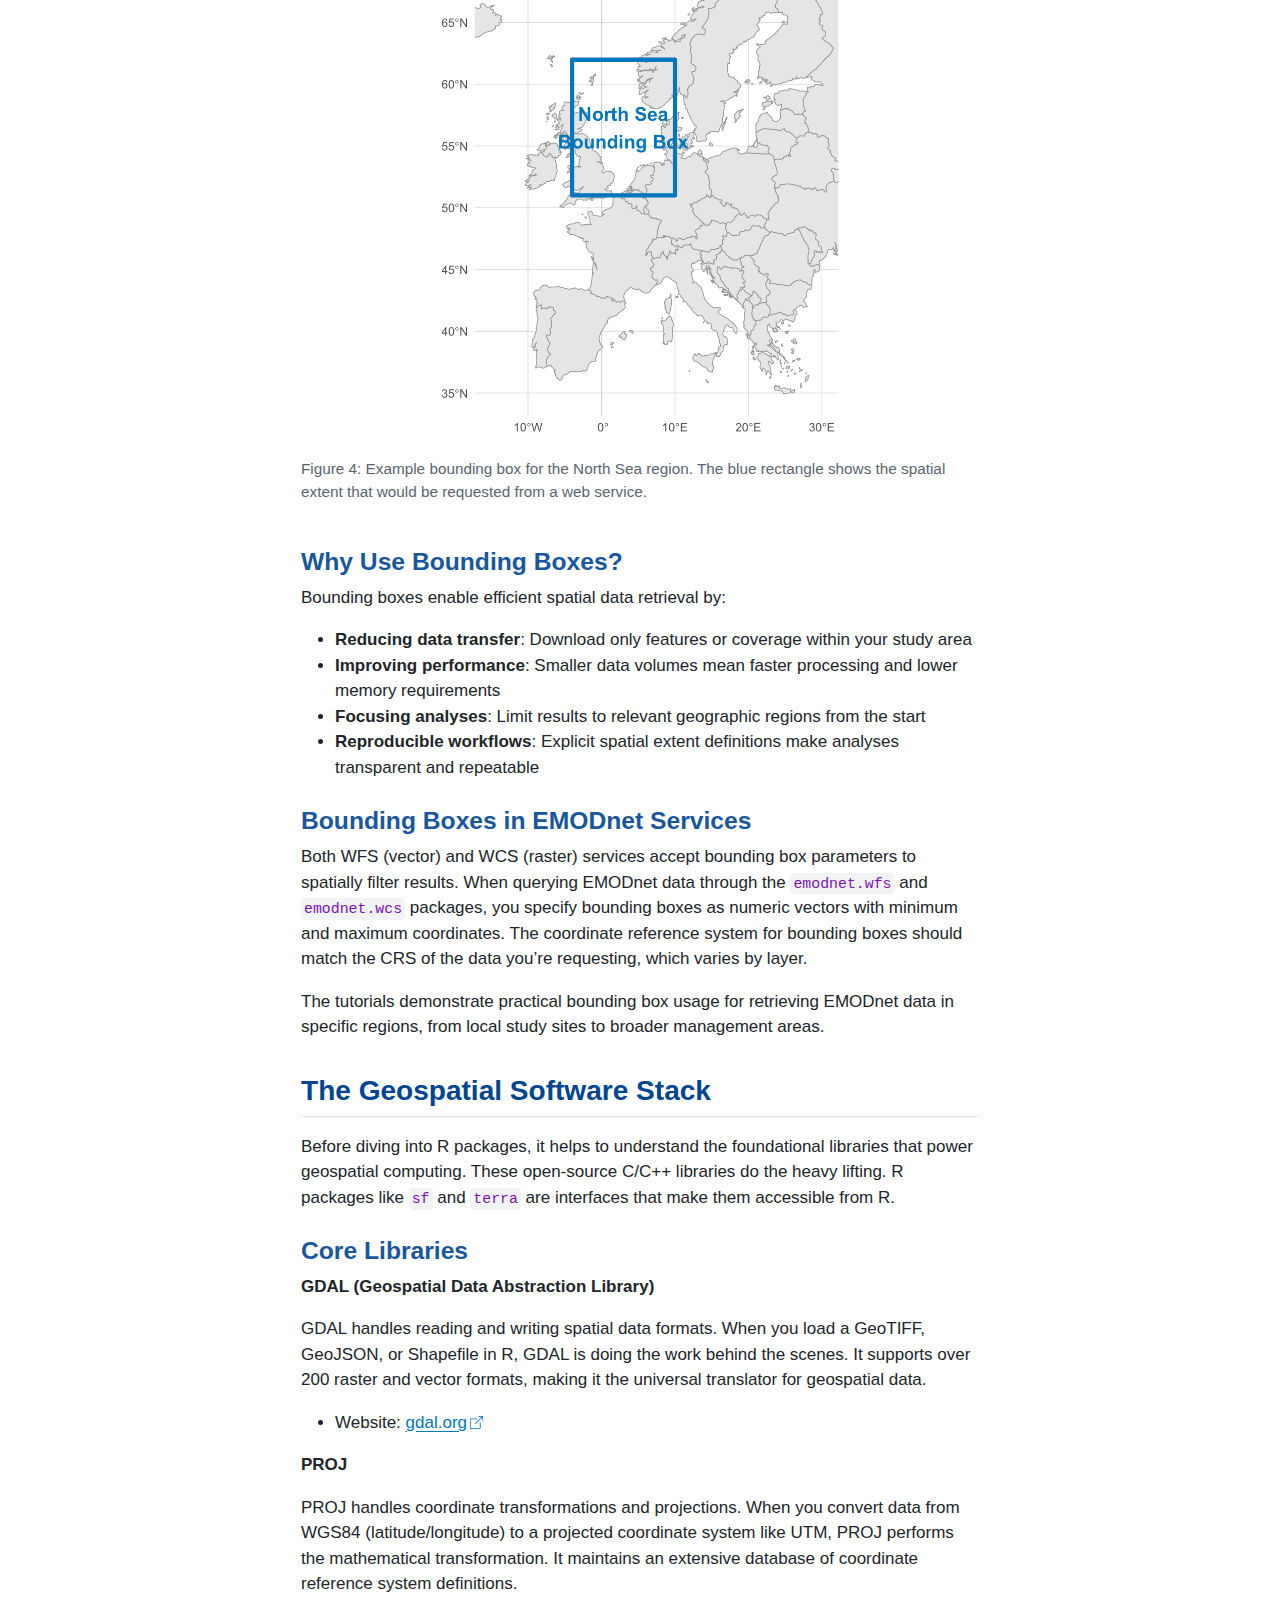
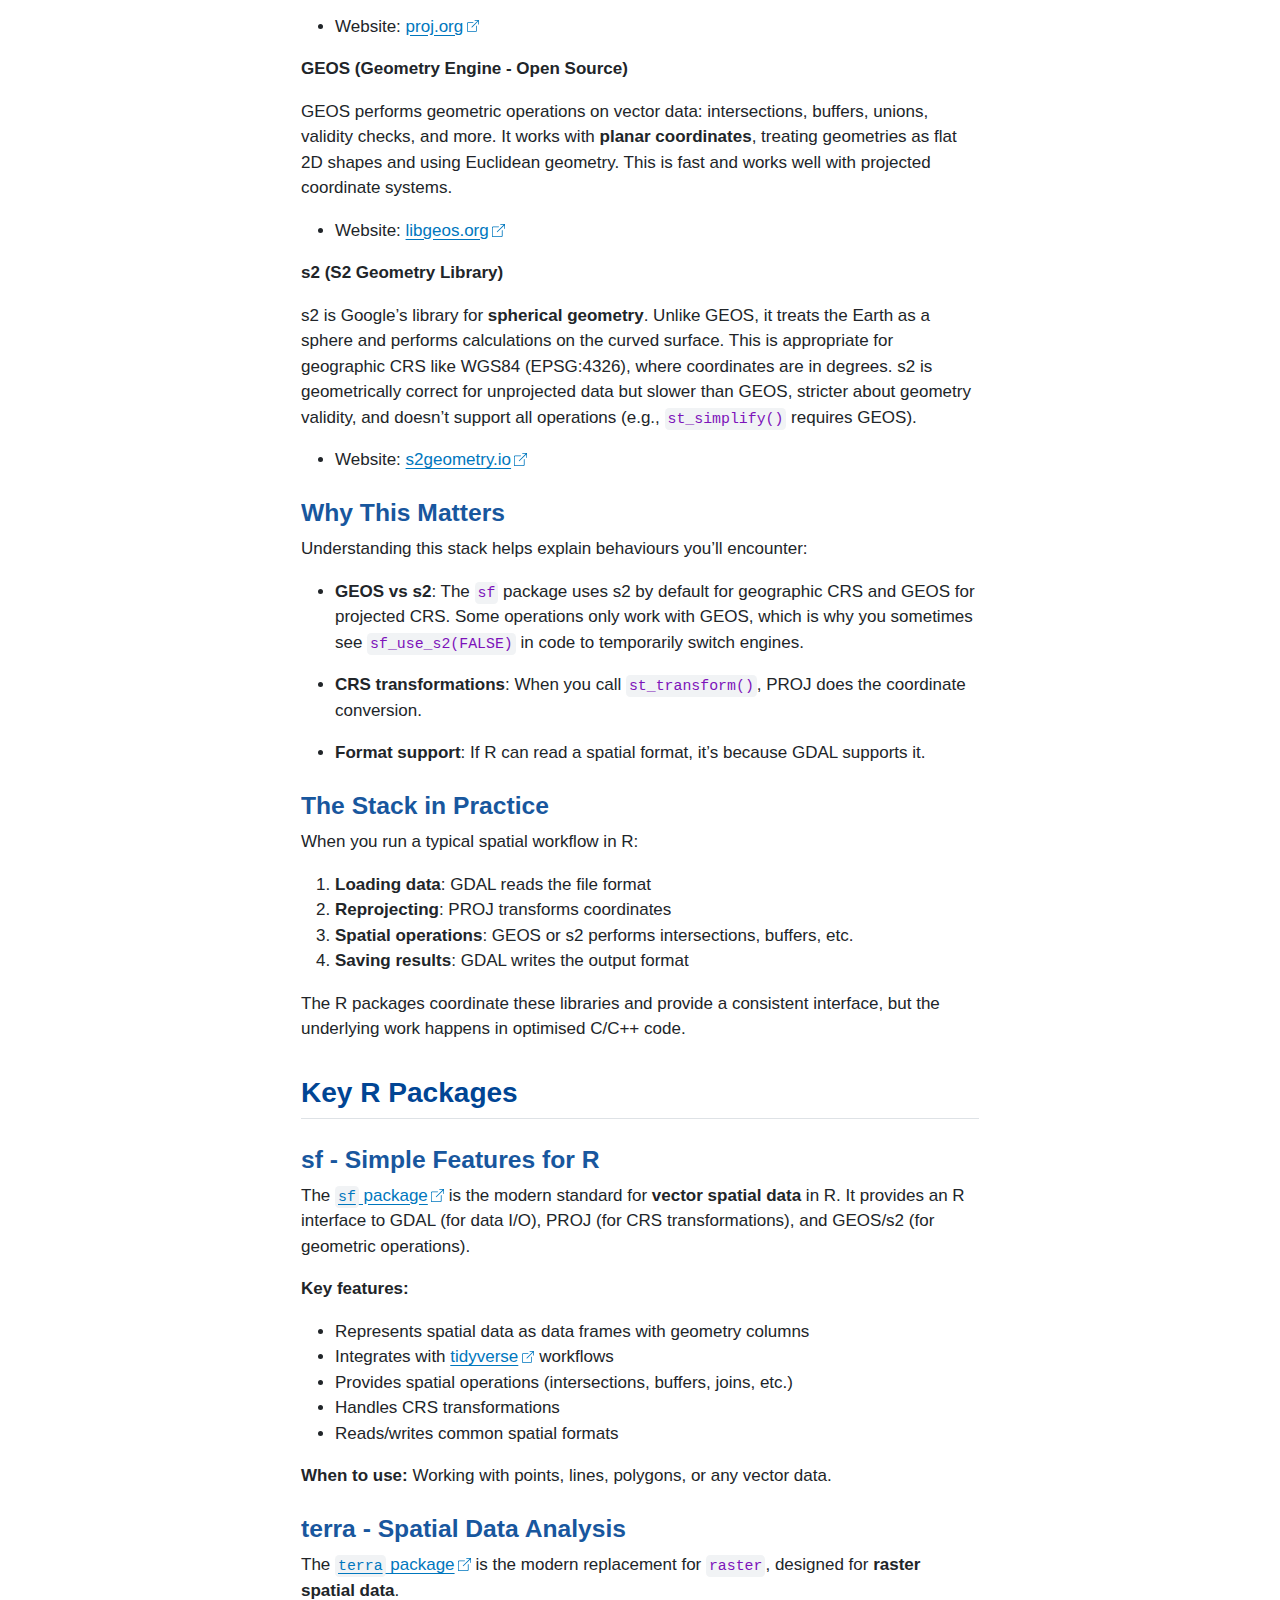
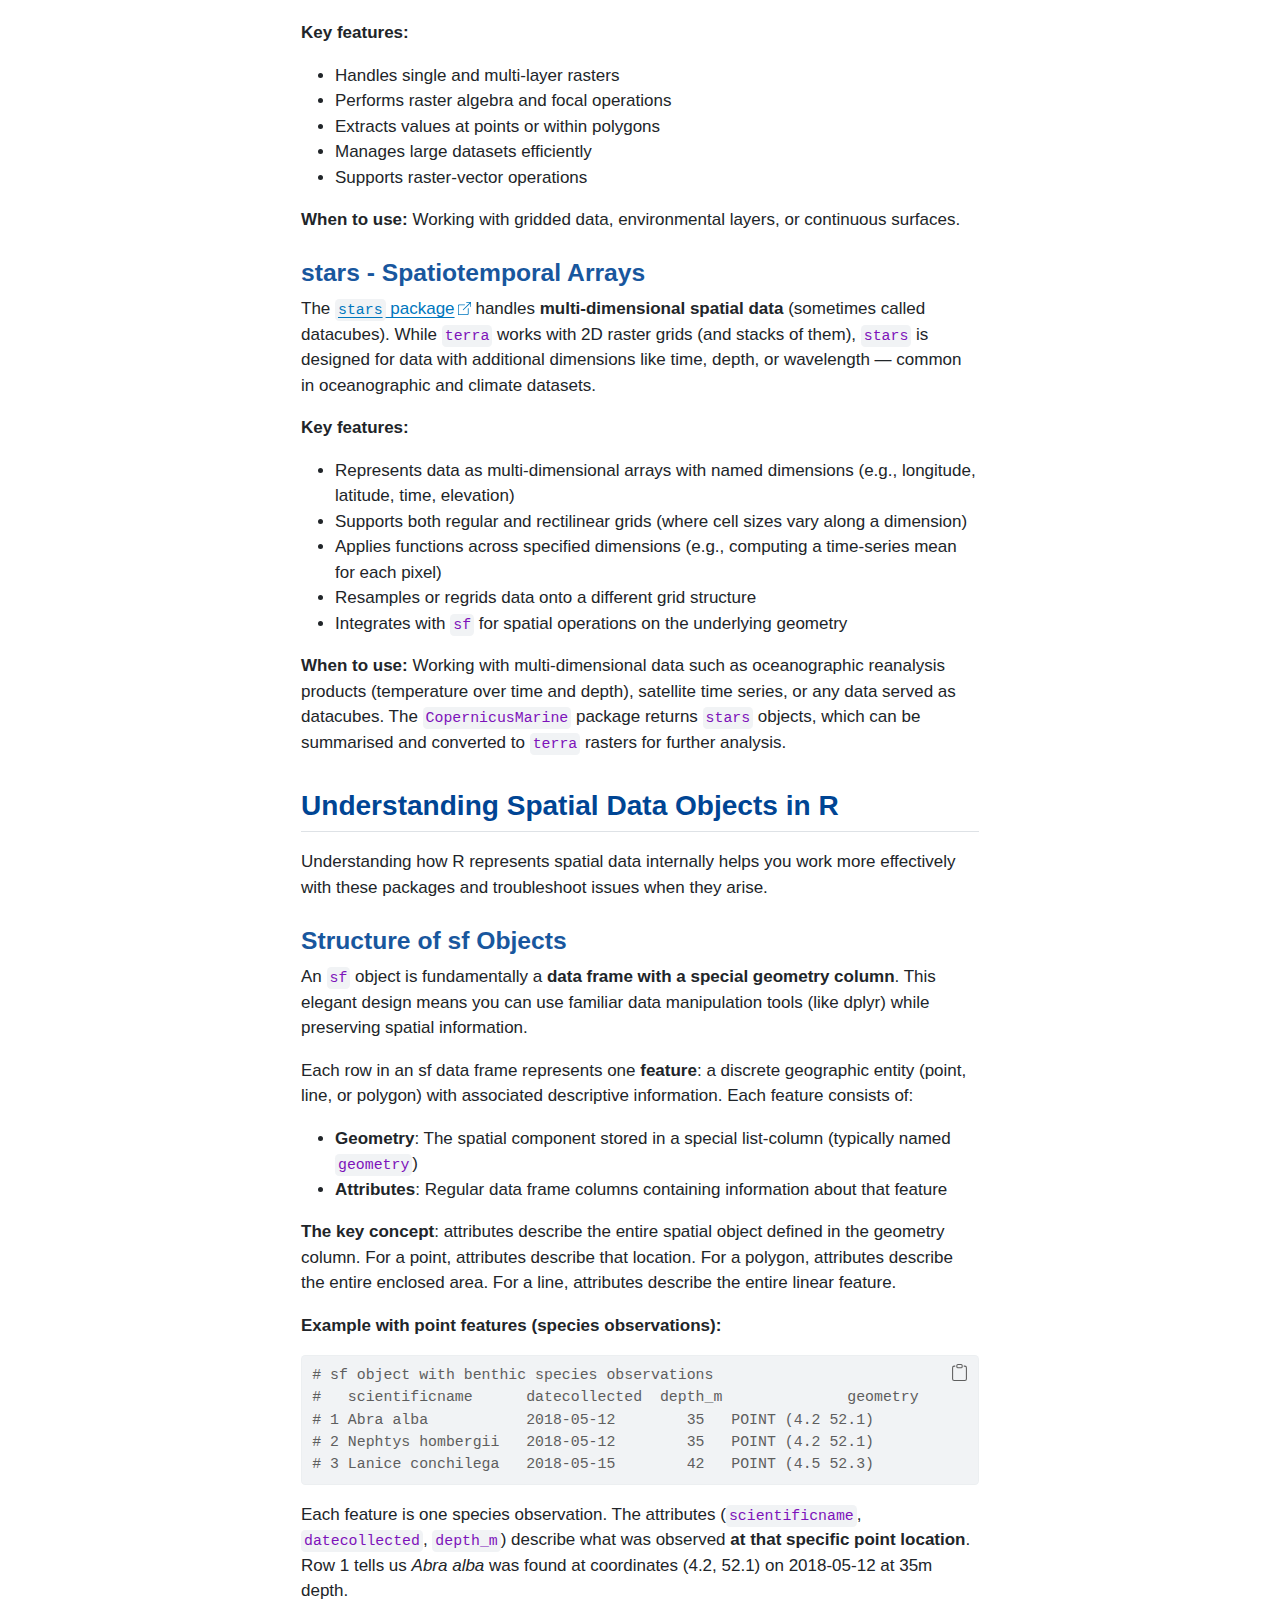
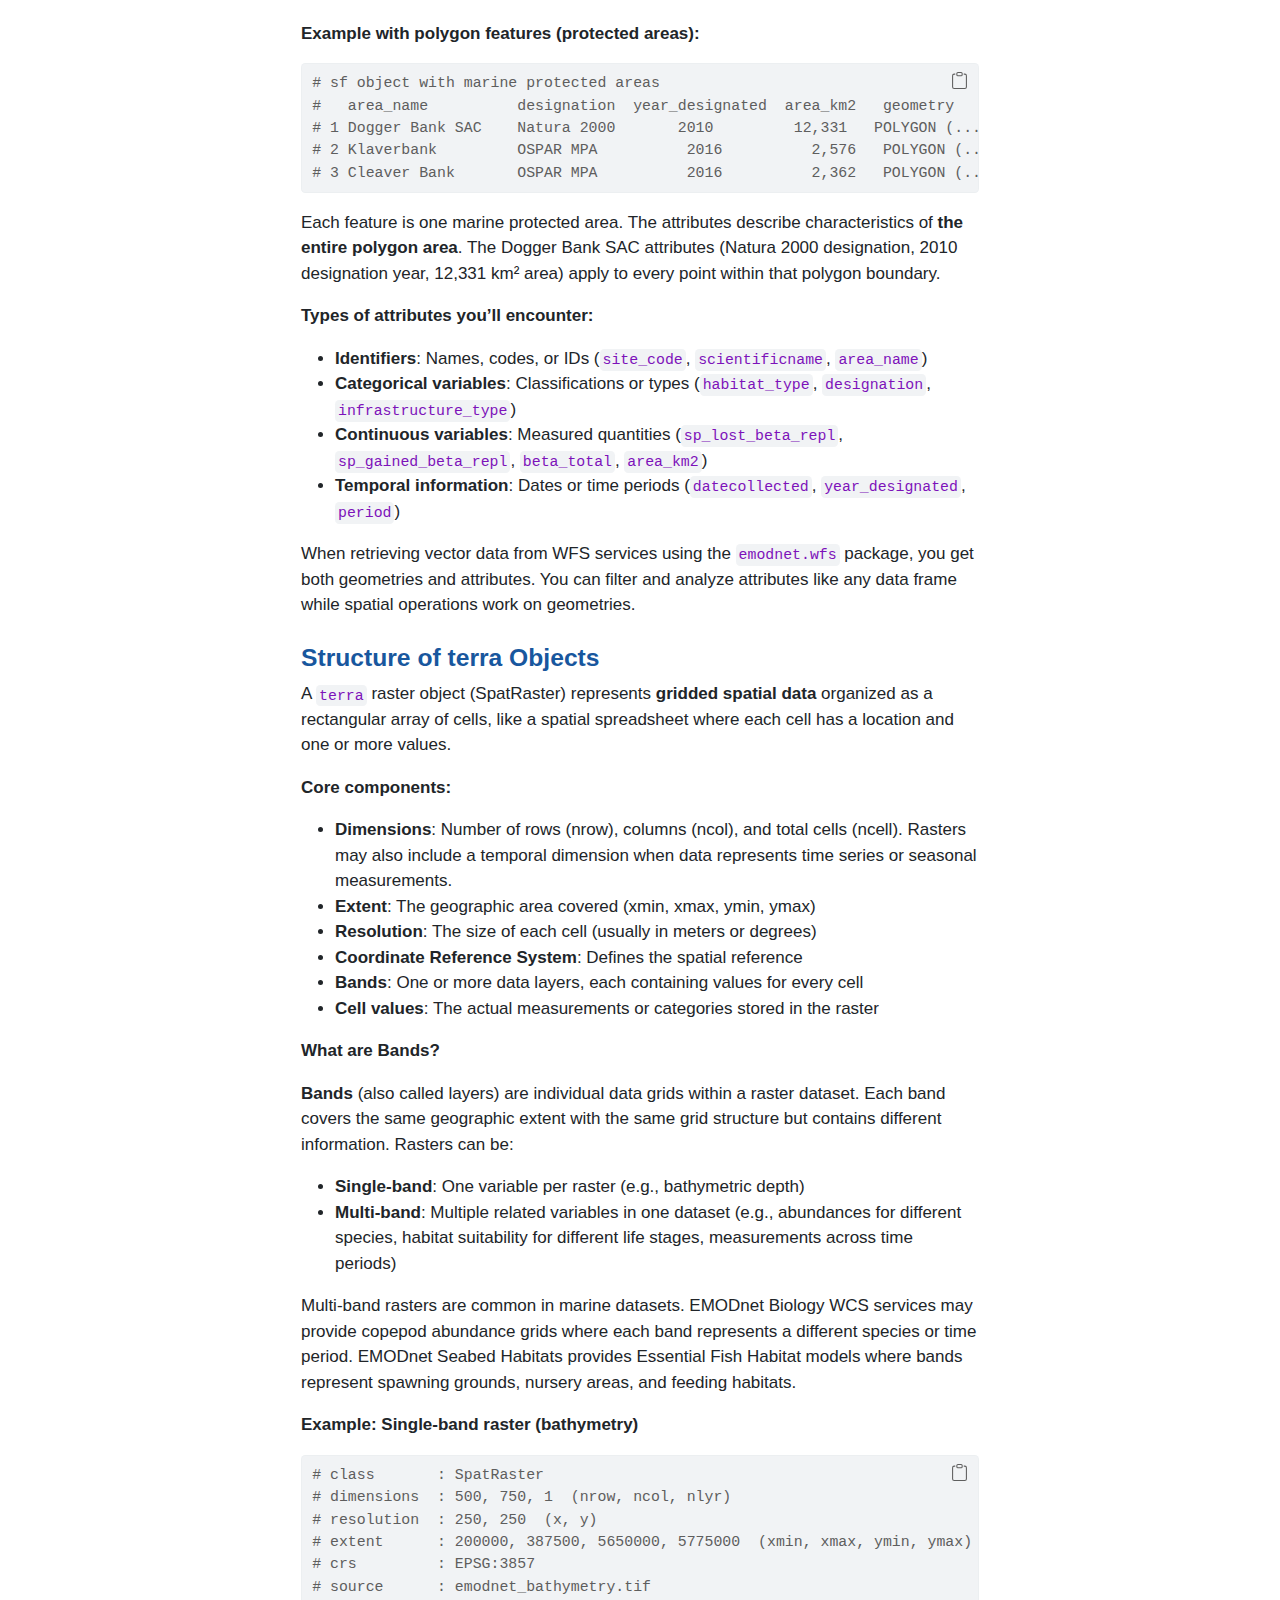
<file: concepts.html>
<!DOCTYPE html>
<html xmlns="http://www.w3.org/1999/xhtml" lang="en" xml:lang="en"><head>
<meta http-equiv="Content-Type" content="text/html; charset=UTF-8">
<meta charset="utf-8">
<meta name="generator" content="quarto-1.9.37">
<meta name="viewport" content="width=device-width, initial-scale=1.0, user-scalable=yes">
<title>Geospatial Concepts &amp; Glossary – EMODnet Biology Geospatial R Tutorials</title>
<style>
/* Default styles provided by pandoc.
** See https://pandoc.org/MANUAL.html#variables-for-html for config info.
*/
code{white-space: pre-wrap;}
span.smallcaps{font-variant: small-caps;}
div.columns{display: flex; gap: min(4vw, 1.5em);}
div.column{flex: auto; overflow-x: auto;}
div.hanging-indent{margin-left: 1.5em; text-indent: -1.5em;}
ul.task-list{list-style: none;}
ul.task-list li input[type="checkbox"] {
  width: 0.8em;
  margin: 0 0.8em 0.2em -1em; /* quarto-specific, see https://github.com/quarto-dev/quarto-cli/issues/4556 */ 
  vertical-align: middle;
}
/* CSS for syntax highlighting */
html { -webkit-text-size-adjust: 100%; }
pre > code.sourceCode { white-space: pre; position: relative; }
pre > code.sourceCode > span { display: inline-block; line-height: 1.25; }
pre > code.sourceCode > span:empty { height: 1.2em; }
.sourceCode { overflow: visible; }
code.sourceCode > span { color: inherit; text-decoration: inherit; }
div.sourceCode { margin: 1em 0; }
pre.sourceCode { margin: 0; }
@media screen {
div.sourceCode { overflow: auto; }
}
@media print {
pre > code.sourceCode { white-space: pre-wrap; }
pre > code.sourceCode > span { text-indent: -5em; padding-left: 5em; }
}
pre.numberSource code
  { counter-reset: source-line 0; }
pre.numberSource code > span
  { position: relative; left: -4em; counter-increment: source-line; }
pre.numberSource code > span > a:first-child::before
  { content: counter(source-line);
    position: relative; left: -1em; text-align: right; vertical-align: baseline;
    border: none; display: inline-block;
    -webkit-touch-callout: none; -webkit-user-select: none;
    -khtml-user-select: none; -moz-user-select: none;
    -ms-user-select: none; user-select: none;
    padding: 0 4px; width: 4em;
  }
pre.numberSource { margin-left: 3em;  padding-left: 4px; }
div.sourceCode
  {   }
@media screen {
pre > code.sourceCode > span > a:first-child::before { text-decoration: underline; }
}
</style>

<script src="site_libs/quarto-nav/quarto-nav.js"></script>
<script src="site_libs/clipboard/clipboard.min.js"></script>
<script src="site_libs/quarto-search/autocomplete.umd.js"></script>
<script src="site_libs/quarto-search/fuse.min.js"></script>
<script src="site_libs/quarto-search/quarto-search.js"></script>
<meta name="quarto:offset" content="./">
<link href="./assets/favicons/favicon.ico" rel="icon">
<script src="site_libs/quarto-html/quarto.js" type="module"></script>
<script src="site_libs/quarto-html/tabsets/tabsets.js" type="module"></script>
<script src="site_libs/quarto-html/popper.min.js"></script>
<script src="site_libs/quarto-html/tippy.umd.min.js"></script>
<script src="site_libs/quarto-html/anchor.min.js"></script>
<link href="site_libs/quarto-html/tippy.css" rel="stylesheet">
<link href="site_libs/quarto-html/quarto-syntax-highlighting-7f8f88aac4f3542376d5c11b86a4c14d.css" rel="stylesheet" id="quarto-text-highlighting-styles">
<script src="site_libs/bootstrap/bootstrap.min.js"></script>
<link href="site_libs/bootstrap/bootstrap-icons.css" rel="stylesheet">
<link href="site_libs/bootstrap/bootstrap-b6558560b06fd5d34033016ac99cc94a.min.css" rel="stylesheet" append-hash="true" id="quarto-bootstrap" data-mode="light"><script id="quarto-search-options" type="application/json">{
  "location": "navbar",
  "copy-button": false,
  "collapse-after": 3,
  "panel-placement": "end",
  "type": "overlay",
  "limit": 50,
  "keyboard-shortcut": [
    "f",
    "/",
    "s"
  ],
  "show-item-context": false,
  "language": {
    "search-no-results-text": "No results",
    "search-matching-documents-text": "matching documents",
    "search-copy-link-title": "Copy link to search",
    "search-hide-matches-text": "Hide additional matches",
    "search-more-match-text": "more match in this document",
    "search-more-matches-text": "more matches in this document",
    "search-clear-button-title": "Clear",
    "search-text-placeholder": "",
    "search-detached-cancel-button-title": "Cancel",
    "search-submit-button-title": "Submit",
    "search-label": "Search"
  }
}</script><script src="site_libs/quarto-diagram/mermaid.min.js"></script><script src="site_libs/quarto-diagram/mermaid-init.js"></script><link href="site_libs/quarto-diagram/mermaid.css" rel="stylesheet">
<script src="site_libs/kePrint-0.0.1/kePrint.js"></script><link href="site_libs/lightable-0.0.1/lightable.css" rel="stylesheet">
</head>
<body class="nav-sidebar floating nav-fixed quarto-light">

<div id="quarto-search-results"></div>
  <header id="quarto-header" class="headroom fixed-top"><nav class="navbar navbar-expand-lg " data-bs-theme="dark"><div class="navbar-container container-fluid">
      <div class="navbar-brand-container mx-auto">
    <a href="./index.html" class="navbar-brand navbar-brand-logo">
    <img src="./assets/images/eu-logo-inverted.png" alt="European Commission Logo" class="navbar-logo light-content"><img src="./assets/images/eu-logo-inverted.png" alt="European Commission Logo" class="navbar-logo dark-content"></a>
    <a class="navbar-brand" href="./index.html">
    <span class="navbar-title">EMODnet Biology Geospatial R Tutorials</span>
    </a>
  </div>
            <div id="quarto-search" class="" title="Search"></div>
          <button class="navbar-toggler" type="button" data-bs-toggle="collapse" data-bs-target="#navbarCollapse" aria-controls="navbarCollapse" role="menu" aria-expanded="false" aria-label="Toggle navigation" onclick="if (window.quartoToggleHeadroom) { window.quartoToggleHeadroom(); }">
  <span class="navbar-toggler-icon"></span>
</button>
          <div class="collapse navbar-collapse" id="navbarCollapse">
            <ul class="navbar-nav navbar-nav-scroll me-auto">
<li class="nav-item">
    <a class="nav-link" href="./index.html"> 
<span class="menu-text">Home</span></a>
  </li>  
  <li class="nav-item">
    <a class="nav-link active" href="./concepts.html" aria-current="page"> 
<span class="menu-text">Geospatial Concepts</span></a>
  </li>  
  <li class="nav-item dropdown ">
    <a class="nav-link dropdown-toggle" href="#" id="nav-menu-tutorials" role="link" data-bs-toggle="dropdown" aria-expanded="false">
 <span class="menu-text">Tutorials</span>
    </a>
    <ul class="dropdown-menu" aria-labelledby="nav-menu-tutorials">
<li>
    <a class="dropdown-item" href="./tutorials/tutorial-01.html">
 <span class="dropdown-text">Tutorial 1: Protected Areas and Subsea Infrastructure</span></a>
  </li>  
        <li>
    <a class="dropdown-item" href="./tutorials/tutorial-02.html">
 <span class="dropdown-text">Tutorial 2: Copepods and Fish Spawning Grounds</span></a>
  </li>  
        <li>
    <a class="dropdown-item" href="./tutorials/tutorial-03.html">
 <span class="dropdown-text">Tutorial 3: Biodiversity Change and Depth</span></a>
  </li>  
        <li>
    <a class="dropdown-item" href="./tutorials/tutorial-04.html">
 <span class="dropdown-text">Tutorial 4: Characterising Benthic Biozones</span></a>
  </li>  
    </ul>
</li>
  <li class="nav-item">
    <a class="nav-link" href="./about.html"> 
<span class="menu-text">About</span></a>
  </li>  
</ul>
<ul class="navbar-nav navbar-nav-scroll ms-auto">
<li class="nav-item compact">
    <a class="nav-link" href="https://github.com/r-rse/emodnet-bio-r-geo-tutorials"> <i class="bi bi-github" role="img">
</i> 
<span class="menu-text"></span></a>
  </li>  
</ul>
</div> <!-- /navcollapse -->
            <div class="quarto-navbar-tools">
</div>
      </div> <!-- /container-fluid -->
    </nav><nav class="quarto-secondary-nav"><div class="container-fluid d-flex">
      <button type="button" class="quarto-btn-toggle btn" data-bs-toggle="collapse" role="button" data-bs-target=".quarto-sidebar-collapse-item" aria-controls="quarto-sidebar" aria-expanded="false" aria-label="Toggle sidebar navigation" onclick="if (window.quartoToggleHeadroom) { window.quartoToggleHeadroom(); }">
        <i class="bi bi-layout-text-sidebar-reverse"></i>
      </button>
        <nav class="quarto-page-breadcrumbs" aria-label="breadcrumb"><ol class="breadcrumb"><li class="breadcrumb-item">Geospatial Concepts &amp; Glossary</li></ol></nav>
        <a class="flex-grow-1" role="navigation" data-bs-toggle="collapse" data-bs-target=".quarto-sidebar-collapse-item" aria-controls="quarto-sidebar" aria-expanded="false" aria-label="Toggle sidebar navigation" onclick="if (window.quartoToggleHeadroom) { window.quartoToggleHeadroom(); }">      
        </a>
      <button type="button" class="btn quarto-search-button" aria-label="Search" onclick="window.quartoOpenSearch();">
        <i class="bi bi-search"></i>
      </button>
    </div>
  </nav></header><!-- content --><div id="quarto-content" class="quarto-container page-columns page-rows-contents page-layout-article page-navbar">
<!-- sidebar -->
  <nav id="quarto-sidebar" class="sidebar collapse collapse-horizontal quarto-sidebar-collapse-item sidebar-navigation floating overflow-auto"><div class="mt-2 flex-shrink-0 align-items-center">
        <div class="sidebar-search">
        <div id="quarto-search" class="" title="Search"></div>
        </div>
        </div>
</nav><div id="quarto-sidebar-glass" class="quarto-sidebar-collapse-item" data-bs-toggle="collapse" data-bs-target=".quarto-sidebar-collapse-item"></div>
<!-- margin-sidebar -->
    <div id="quarto-margin-sidebar" class="sidebar margin-sidebar"><div class="quarto-margin-header"><div class="margin-header-item">
<p><a href="https://emodnet.ec.europa.eu/"><img src="./assets/images/emodnet-logo.png" class="img-fluid"></a></p>
</div></div>
        <nav id="TOC" role="doc-toc" class="toc-active"><h2 id="toc-title">On this page</h2>
   
  <ul>
<li><a href="#introduction" id="toc-introduction" class="nav-link active" data-scroll-target="#introduction">Introduction</a></li>
  <li>
<a href="#spatial-data-types" id="toc-spatial-data-types" class="nav-link" data-scroll-target="#spatial-data-types">Spatial Data Types</a>
  <ul class="collapse">
<li><a href="#vector-data" id="toc-vector-data" class="nav-link" data-scroll-target="#vector-data">Vector Data</a></li>
  <li><a href="#raster-data" id="toc-raster-data" class="nav-link" data-scroll-target="#raster-data">Raster Data</a></li>
  </ul>
</li>
  <li>
<a href="#web-services-for-spatial-data" id="toc-web-services-for-spatial-data" class="nav-link" data-scroll-target="#web-services-for-spatial-data">Web Services for Spatial Data</a>
  <ul class="collapse">
<li><a href="#what-is-a-web-service" id="toc-what-is-a-web-service" class="nav-link" data-scroll-target="#what-is-a-web-service">What is a Web Service?</a></li>
  <li><a href="#how-web-services-work" id="toc-how-web-services-work" class="nav-link" data-scroll-target="#how-web-services-work">How Web Services Work</a></li>
  <li><a href="#ogc-standards-and-spatial-data-types" id="toc-ogc-standards-and-spatial-data-types" class="nav-link" data-scroll-target="#ogc-standards-and-spatial-data-types">OGC Standards and Spatial Data Types</a></li>
  <li><a href="#wfs-web-feature-service" id="toc-wfs-web-feature-service" class="nav-link" data-scroll-target="#wfs-web-feature-service">WFS (Web Feature Service)</a></li>
  <li><a href="#wcs-web-coverage-service" id="toc-wcs-web-coverage-service" class="nav-link" data-scroll-target="#wcs-web-coverage-service">WCS (Web Coverage Service)</a></li>
  <li><a href="#finding-authoritative-product-documentation" id="toc-finding-authoritative-product-documentation" class="nav-link" data-scroll-target="#finding-authoritative-product-documentation">Finding Authoritative Product Documentation</a></li>
  </ul>
</li>
  <li>
<a href="#coordinate-reference-systems-crs" id="toc-coordinate-reference-systems-crs" class="nav-link" data-scroll-target="#coordinate-reference-systems-crs">Coordinate Reference Systems (CRS)</a>
  <ul class="collapse">
<li><a href="#the-challenge-from-3d-earth-to-2d-maps" id="toc-the-challenge-from-3d-earth-to-2d-maps" class="nav-link" data-scroll-target="#the-challenge-from-3d-earth-to-2d-maps">The Challenge: From 3D Earth to 2D Maps</a></li>
  <li><a href="#geographic-vs-projected-crs" id="toc-geographic-vs-projected-crs" class="nav-link" data-scroll-target="#geographic-vs-projected-crs">Geographic vs Projected CRS</a></li>
  <li><a href="#why-this-matters-for-marine-spatial-analysis" id="toc-why-this-matters-for-marine-spatial-analysis" class="nav-link" data-scroll-target="#why-this-matters-for-marine-spatial-analysis">Why This Matters for Marine Spatial Analysis</a></li>
  <li><a href="#working-with-crs-in-r" id="toc-working-with-crs-in-r" class="nav-link" data-scroll-target="#working-with-crs-in-r">Working with CRS in R</a></li>
  </ul>
</li>
  <li>
<a href="#bounding-boxes-and-spatial-queries" id="toc-bounding-boxes-and-spatial-queries" class="nav-link" data-scroll-target="#bounding-boxes-and-spatial-queries">Bounding Boxes and Spatial Queries</a>
  <ul class="collapse">
<li><a href="#why-use-bounding-boxes" id="toc-why-use-bounding-boxes" class="nav-link" data-scroll-target="#why-use-bounding-boxes">Why Use Bounding Boxes?</a></li>
  <li><a href="#bounding-boxes-in-emodnet-services" id="toc-bounding-boxes-in-emodnet-services" class="nav-link" data-scroll-target="#bounding-boxes-in-emodnet-services">Bounding Boxes in EMODnet Services</a></li>
  </ul>
</li>
  <li>
<a href="#the-geospatial-software-stack" id="toc-the-geospatial-software-stack" class="nav-link" data-scroll-target="#the-geospatial-software-stack">The Geospatial Software Stack</a>
  <ul class="collapse">
<li><a href="#core-libraries" id="toc-core-libraries" class="nav-link" data-scroll-target="#core-libraries">Core Libraries</a></li>
  <li><a href="#why-this-matters" id="toc-why-this-matters" class="nav-link" data-scroll-target="#why-this-matters">Why This Matters</a></li>
  <li><a href="#the-stack-in-practice" id="toc-the-stack-in-practice" class="nav-link" data-scroll-target="#the-stack-in-practice">The Stack in Practice</a></li>
  </ul>
</li>
  <li>
<a href="#key-r-packages" id="toc-key-r-packages" class="nav-link" data-scroll-target="#key-r-packages">Key R Packages</a>
  <ul class="collapse">
<li><a href="#sf---simple-features-for-r" id="toc-sf---simple-features-for-r" class="nav-link" data-scroll-target="#sf---simple-features-for-r">sf - Simple Features for R</a></li>
  <li><a href="#terra---spatial-data-analysis" id="toc-terra---spatial-data-analysis" class="nav-link" data-scroll-target="#terra---spatial-data-analysis">terra - Spatial Data Analysis</a></li>
  <li><a href="#stars---spatiotemporal-arrays" id="toc-stars---spatiotemporal-arrays" class="nav-link" data-scroll-target="#stars---spatiotemporal-arrays">stars - Spatiotemporal Arrays</a></li>
  </ul>
</li>
  <li>
<a href="#understanding-spatial-data-objects-in-r" id="toc-understanding-spatial-data-objects-in-r" class="nav-link" data-scroll-target="#understanding-spatial-data-objects-in-r">Understanding Spatial Data Objects in R</a>
  <ul class="collapse">
<li><a href="#structure-of-sf-objects" id="toc-structure-of-sf-objects" class="nav-link" data-scroll-target="#structure-of-sf-objects">Structure of sf Objects</a></li>
  <li><a href="#structure-of-terra-objects" id="toc-structure-of-terra-objects" class="nav-link" data-scroll-target="#structure-of-terra-objects">Structure of terra Objects</a></li>
  </ul>
</li>
  <li>
<a href="#common-spatial-operations" id="toc-common-spatial-operations" class="nav-link" data-scroll-target="#common-spatial-operations">Common Spatial Operations</a>
  <ul class="collapse">
<li><a href="#vector-operations-sf" id="toc-vector-operations-sf" class="nav-link" data-scroll-target="#vector-operations-sf">Vector Operations (sf)</a></li>
  <li><a href="#raster-operations-terra" id="toc-raster-operations-terra" class="nav-link" data-scroll-target="#raster-operations-terra">Raster Operations (terra)</a></li>
  </ul>
</li>
  <li>
<a href="#data-formats" id="toc-data-formats" class="nav-link" data-scroll-target="#data-formats">Data Formats</a>
  <ul class="collapse">
<li><a href="#vector-formats" id="toc-vector-formats" class="nav-link" data-scroll-target="#vector-formats">Vector Formats</a></li>
  <li><a href="#raster-formats" id="toc-raster-formats" class="nav-link" data-scroll-target="#raster-formats">Raster Formats</a></li>
  </ul>
</li>
  <li><a href="#glossary-of-common-terms" id="toc-glossary-of-common-terms" class="nav-link" data-scroll-target="#glossary-of-common-terms">Glossary of Common Terms</a></li>
  <li>
<a href="#external-resources" id="toc-external-resources" class="nav-link" data-scroll-target="#external-resources">External Resources</a>
  <ul class="collapse">
<li><a href="#books-and-guides" id="toc-books-and-guides" class="nav-link" data-scroll-target="#books-and-guides">Books and Guides</a></li>
  <li><a href="#package-documentation" id="toc-package-documentation" class="nav-link" data-scroll-target="#package-documentation">Package Documentation</a></li>
  <li><a href="#standards-and-specifications" id="toc-standards-and-specifications" class="nav-link" data-scroll-target="#standards-and-specifications">Standards and Specifications</a></li>
  <li><a href="#additional-resources" id="toc-additional-resources" class="nav-link" data-scroll-target="#additional-resources">Additional Resources</a></li>
  </ul>
</li>
  </ul><div class="toc-actions"><ul><li><a href="https://github.com/r-rse/emodnet-bio-r-geo-tutorials/edit/main/concepts.qmd" class="toc-action"><i class="bi bi-github"></i>Edit this page</a></li><li><a href="https://github.com/r-rse/emodnet-bio-r-geo-tutorials/issues/new" class="toc-action"><i class="bi empty"></i>Report an issue</a></li></ul></div></nav>
    </div>
<!-- main -->
<main class="content" id="quarto-document-content"><header id="title-block-header" class="quarto-title-block default"><div class="quarto-title">
<h1 class="title">Geospatial Concepts &amp; Glossary</h1>
</div>



<div class="quarto-title-meta">

    
  
    
  </div>
  


</header><section id="introduction" class="level2"><h2 class="anchored" data-anchor-id="introduction">Introduction</h2>
<p>This page provides foundational knowledge for working with geospatial marine data. If you’re new to spatial analysis or need a refresher, start here before diving into the tutorials.</p>
</section><section id="spatial-data-types" class="level2"><h2 class="anchored" data-anchor-id="spatial-data-types">Spatial Data Types</h2>
<p>Geospatial data comes in two fundamental forms: <strong>vector</strong> and <strong>raster</strong> (<a href="#fig-vector-raster" class="quarto-xref">Figure&nbsp;1</a>). Understanding the difference is crucial for choosing the right analysis methods.</p>
<div class="cell" data-layout-align="center">
<div class="cell-output-display">
<div id="fig-vector-raster" class="quarto-float quarto-figure quarto-figure-center anchored" data-fig-align="center">
<figure class="quarto-float quarto-float-fig figure"><div aria-describedby="fig-vector-raster-caption-0ceaefa1-69ba-4598-a22c-09a6ac19f8ca">
<img src="concepts_files/figure-html/fig-vector-raster-1.png" class="img-fluid quarto-figure quarto-figure-center figure-img" style="width:100.0%">
</div>
<figcaption class="quarto-float-caption-bottom quarto-float-caption quarto-float-fig" id="fig-vector-raster-caption-0ceaefa1-69ba-4598-a22c-09a6ac19f8ca">
Figure&nbsp;1: Comparison of vector (left) and raster (right) representations of the same geographic area
</figcaption></figure>
</div>
</div>
</div>
<section id="vector-data" class="level3"><h3 class="anchored" data-anchor-id="vector-data">Vector Data</h3>
<p>Vector data represents <strong>discrete geographic features</strong> as points, lines, or polygons. Each feature has a precise location and can carry associated attributes (metadata).</p>
<p><strong>Common vector data types:</strong></p>
<ul>
<li>
<strong>Points</strong> - Specific locations (e.g., species observation sites, sampling stations, platform locations)</li>
<li>
<strong>Lines</strong> - Linear features (e.g., ship tracks, transects, pipelines)</li>
<li>
<strong>Polygons</strong> - Enclosed areas (e.g., marine protected areas, habitat boundaries, survey regions)</li>
</ul>
<p><strong>Examples in EMODnet:</strong></p>
<ul>
<li>Marine protected area boundaries</li>
<li>Species occurrence records</li>
<li>Subsea infrastructure (pipelines, cables)</li>
<li>Habitat classification polygons</li>
<li>Survey locations</li>
</ul>
<p>Vector data is ideal when you need exact boundaries, discrete locations, or want to perform operations like counting features or measuring precise distances.</p>
</section><section id="raster-data" class="level3"><h3 class="anchored" data-anchor-id="raster-data">Raster Data</h3>
<p>Raster data represents <strong>continuous spatial phenomena</strong> as a grid of cells (pixels), where each cell contains a value representing a measurement or category.</p>
<p><strong>Common raster characteristics:</strong></p>
<ul>
<li>Organized as rows and columns of cells</li>
<li>Each cell has a specific resolution (size)</li>
<li>Values can be continuous (e.g., depth, temperature) or categorical (e.g., habitat types)</li>
<li>Often used for environmental variables</li>
</ul>
<p><strong>Examples in EMODnet:</strong></p>
<ul>
<li>Bathymetric depth models</li>
<li>Species abundance grids</li>
<li>Habitat suitability indices</li>
<li>Environmental variables (temperature, salinity)</li>
<li>Derived biodiversity metrics</li>
</ul>
<p>Raster data excels at representing continuous surfaces, enabling analyses like extracting values at points, calculating zonal statistics, or modeling spatial patterns.</p>
</section></section><section id="web-services-for-spatial-data" class="level2"><h2 class="anchored" data-anchor-id="web-services-for-spatial-data">Web Services for Spatial Data</h2>
<section id="what-is-a-web-service" class="level3"><h3 class="anchored" data-anchor-id="what-is-a-web-service">What is a Web Service?</h3>
<p>A <strong>web service</strong> is a standardized protocol that allows software applications to communicate with databases over the internet. In the context of spatial data, web services provide programmatic access to spatial databases - you send a request (e.g., “give me species observations in this bounding box”) and the service queries its database and returns the data.</p>
<p>Essentially, web services are <strong>spatial databases + standardized communication protocols</strong> that let you query and retrieve data through HTTP requests instead of needing direct database access.</p>
<p><strong>Key benefits:</strong></p>
<ul>
<li>
<strong>Programmatic access</strong> - Query data directly from R without manual downloads</li>
<li>
<strong>Selective retrieval</strong> - Request only specific regions, time periods, or attributes</li>
<li>
<strong>Always current</strong> - Access the latest data without managing file versions</li>
<li>
<strong>Reproducible</strong> - Your code documents exactly what data was retrieved</li>
<li>
<strong>Efficient</strong> - Download only what you need, reducing bandwidth and storage</li>
</ul></section><section id="how-web-services-work" class="level3"><h3 class="anchored" data-anchor-id="how-web-services-work">How Web Services Work</h3>
<p><a href="#fig-webservice-flow" class="quarto-xref">Figure&nbsp;2</a> illustrates the typical workflow when accessing EMODnet data through web services.</p>
<div class="cell" data-layout-align="default">
<div class="cell-output-display">
<div id="fig-webservice-flow" class="quarto-float quarto-figure quarto-figure-center anchored">
<figure class="quarto-float quarto-float-fig figure"><div aria-describedby="fig-webservice-flow-caption-0ceaefa1-69ba-4598-a22c-09a6ac19f8ca">
<div>
<pre class="mermaid mermaid-js" data-label="fig-webservice-flow">flowchart LR
    A[Your R Script] --&gt;|HTTP Request&lt;br/&gt;bbox, layer, filters| B[EMODnet WFS/WCS Server]
    B --&gt;|Query| C[(Spatial Database)]
    C --&gt;|Matching Data| B
    B --&gt;|Response&lt;br/&gt;GeoJSON/GeoTIFF| A
    A --&gt;|Load into| D[R Object&lt;br/&gt;sf or terra]

    style A fill:#e1f5ff
    style B fill:#fff4e1
    style C fill:#f0f0f0
    style D fill:#e1f5ff
</pre>
</div>
</div>
<figcaption class="quarto-float-caption-bottom quarto-float-caption quarto-float-fig" id="fig-webservice-flow-caption-0ceaefa1-69ba-4598-a22c-09a6ac19f8ca">
Figure&nbsp;2: Web service request flow from R to EMODnet data services
</figcaption></figure>
</div>
</div>
</div>
</section><section id="ogc-standards-and-spatial-data-types" class="level3"><h3 class="anchored" data-anchor-id="ogc-standards-and-spatial-data-types">OGC Standards and Spatial Data Types</h3>
<p>The <strong>Open Geospatial Consortium (OGC)</strong> has developed different standard protocols optimized for different types of spatial data. The protocols, underlying database technologies, and data formats all differ based on whether you’re working with vector or raster data.</p>
<p><a href="./about.html#emodnet-web-services">EMODnet</a> provides two primary types of OGC-compliant geospatial web services, each designed for a specific spatial data type:</p>
</section><section id="wfs-web-feature-service" class="level3"><h3 class="anchored" data-anchor-id="wfs-web-feature-service">WFS (Web Feature Service)</h3>
<p>WFS delivers <strong>vector data</strong>: discrete geographic features with attributes.</p>
<p><strong>Key characteristics:</strong></p>
<ul>
<li>Returns features in formats like GeoJSON or GML</li>
<li>Supports spatial and attribute filtering</li>
<li>Allows querying specific areas or feature properties</li>
<li>Ideal for points, lines, and polygons</li>
</ul>
<p><strong>In R:</strong> Use the <a href="https://github.com/EMODnet/emodnet.wfs"><code>emodnet.wfs</code></a> package to access WFS services. The package simplifies discovering available layers, filtering by extent or attributes, and retrieving data as <code>sf</code> objects.</p>
<p><strong>What information can you access?</strong></p>
<p>Before downloading data, WFS services let you discover which feature types (layers) exist and what attributes each layer contains. Once you retrieve data, you receive discrete geographic features (points, lines, polygons) with associated attributes describing those features (e.g., species observations with taxonomic details, protected area boundaries with designation information, infrastructure with operational attributes).</p>
<p><strong>Example WFS data from EMODnet:</strong></p>
<ul>
<li>Species occurrences and distributions</li>
<li>Marine protected area boundaries</li>
<li>Infrastructure features (platforms, pipelines, cables)</li>
<li>Habitat polygons</li>
</ul></section><section id="wcs-web-coverage-service" class="level3"><h3 class="anchored" data-anchor-id="wcs-web-coverage-service">WCS (Web Coverage Service)</h3>
<p>WCS delivers <strong>raster data</strong>: gridded coverage representing continuous variables.</p>
<p><strong>Key characteristics:</strong></p>
<ul>
<li>Returns coverage in formats like GeoTIFF</li>
<li>Supports spatial and temporal subsetting</li>
<li>Can extract specific bands from multi-band datasets</li>
<li>Ideal for environmental layers and modeled surfaces</li>
</ul>
<p><strong>In R:</strong> Use the <a href="https://github.com/EMODnet/emodnet.wcs"><code>emodnet.wcs</code></a> package to access WCS services. The package handles coverage discovery, spatial/temporal subsetting, and returns data as <code>terra</code> raster objects.</p>
<p><strong>What information can you access?</strong></p>
<p>Before downloading data, WCS services provide metadata about available coverages: which datasets exist, their spatial and temporal extent, resolution, coordinate reference systems, and what bands/variables each coverage contains. When you retrieve data, you receive gridded rasters where each cell contains measurements or modeled values for continuous variables (e.g., bathymetric depth, species abundance predictions, habitat suitability indices, environmental measurements).</p>
<p><strong>Example WCS data from EMODnet:</strong></p>
<ul>
<li>Bathymetric depth models</li>
<li>Species abundance and diversity grids</li>
<li>Habitat suitability models</li>
<li>Gridded biodiversity metrics</li>
</ul></section><section id="finding-authoritative-product-documentation" class="level3"><h3 class="anchored" data-anchor-id="finding-authoritative-product-documentation">Finding Authoritative Product Documentation</h3>
<p>The metadata exposed by WFS <code>GetCapabilities</code> and WCS <code>DescribeCoverage</code> (titles, abstracts, attributes) is publisher-dependent: sometimes it carries full product descriptions, often it carries only a short summary. For the authoritative, scientifically detailed account of an EMODnet data product (methodology, formulas, source datasets, units, version history), the canonical references live elsewhere:</p>
<ul>
<li>
<strong><a href="https://emodnet.ec.europa.eu/geonetwork/srv/eng/catalog.search">EMODnet Data Product Catalogue (Geonetwork)</a></strong> – Each EMODnet data product has a metadata record describing how it was built and where the underlying data came from. Searchable by keyword, organisation, and theme.</li>
<li>
<strong>GitHub product repositories</strong> – Many EMODnet products (especially in Biology and Seabed Habitats) publish their full processing code openly under the <a href="https://github.com/EMODnet">EMODnet GitHub organisation</a>. These contain the methods, parameters, and references behind the gridded products.</li>
<li>
<strong>EMODnet thematic portal pages</strong> – <a href="https://emodnet.ec.europa.eu/en/biology">Biology</a>, <a href="https://emodnet.ec.europa.eu/en/bathymetry">Bathymetry</a>, <a href="https://emodnet.ec.europa.eu/en/seabed-habitats">Seabed Habitats</a>, <a href="https://emodnet.ec.europa.eu/en/human-activities">Human Activities</a>, etc., each maintain product index and news pages with user-facing descriptions.</li>
</ul>
<p>When working with a layer or coverage in R, start with the in-API metadata for quick orientation; then consult the catalogue or product repository for definitions you can rely on for analysis.</p>
</section></section><section id="coordinate-reference-systems-crs" class="level2"><h2 class="anchored" data-anchor-id="coordinate-reference-systems-crs">Coordinate Reference Systems (CRS)</h2>
<p>A <strong>Coordinate Reference System</strong> defines how coordinates relate to locations on Earth’s surface. Understanding CRS is essential for accurate spatial analysis.</p>
<section id="the-challenge-from-3d-earth-to-2d-maps" class="level3"><h3 class="anchored" data-anchor-id="the-challenge-from-3d-earth-to-2d-maps">The Challenge: From 3D Earth to 2D Maps</h3>
<p>Earth is a three-dimensional sphere, but maps and computer screens are two-dimensional. Think of trying to peel an orange and flatten the peel completely - you can’t do it without distorting, stretching, tearing, or overlapping parts of it. This is the fundamental challenge of cartography.</p>
<p><strong>Projections are different methods of “peeling and flattening” Earth’s surface.</strong> Just as there are many ways you could cut and flatten an orange peel (peel it in strips, cut it into wedges, try to keep it in one piece), there are many different projection methods, each making different choices about:</p>
<ul>
<li>Where to cut (what regions to split)</li>
<li>What to stretch (which areas get distorted)</li>
<li>What to preserve (angles, areas, distances, or shapes)</li>
</ul>
<p><strong>There is no perfect solution</strong> - every projection sacrifices something. This is why dozens of projections exist: each is optimized for different purposes and geographic regions.</p>
<div class="callout callout-style-default callout-note callout-titled">
<div class="callout-header d-flex align-content-center">
<div class="callout-icon-container">
<i class="callout-icon"></i>
</div>
<div class="callout-title-container flex-fill">
<span class="screen-reader-only">Note</span>Specifying CRS: EPSG Codes and WKT
</div>
</div>
<div class="callout-body-container callout-body">
<p>Throughout this page, you’ll see CRS referenced by <strong>EPSG codes</strong> (e.g., EPSG:4326, EPSG:3857). EPSG stands for the European Petroleum Survey Group (now maintained by the International Association of Oil &amp; Gas Producers), which created a standardized registry assigning unique numeric codes to coordinate reference systems. These codes provide a concise, unambiguous way to specify which CRS you’re using.</p>
<p>Under the hood, CRS definitions are stored as <strong>WKT (Well-Known Text)</strong> strings - a verbose text format that fully describes the coordinate system, datum, units, and other parameters. You’ll occasionally encounter WKT when inspecting spatial objects, but in practice you’ll usually work with EPSG codes which are simpler and map to the full WKT definitions.</p>
</div>
</div>
</section><section id="geographic-vs-projected-crs" class="level3"><h3 class="anchored" data-anchor-id="geographic-vs-projected-crs">Geographic vs Projected CRS</h3>
<p><strong>Geographic Coordinate Systems (Unprojected)</strong></p>
<p>Geographic CRS don’t actually “flatten” Earth - they describe locations on the 3D spheroid surface using angles (latitude and longitude in degrees). Think of this as leaving the orange intact and describing locations by their angular position from the center.</p>
<ul>
<li>
<strong>Example: WGS84 (EPSG:4326)</strong> (<a href="#fig-crs-wgs84" class="quarto-xref">Figure&nbsp;3 (a)</a>) - Most common for global marine data and default for EMODnet services</li>
<li>Units in degrees, not meters</li>
<li>Good for storing and sharing data globally</li>
<li>
<strong>Not suitable for measurements</strong> - a degree of longitude represents different distances at different latitudes (degrees get closer together near the poles)</li>
</ul>
<p><strong>Projected Coordinate Systems</strong></p>
<p>Projected CRS actually perform the “flattening” using mathematical transformations. Each projection is a different flattening method with different trade-offs:</p>
<ul>
<li><p><strong>Web Mercator (EPSG:3857)</strong> (<a href="#fig-crs-mercator" class="quarto-xref">Figure&nbsp;3 (b)</a>) - “Peels the orange” by stretching areas increasingly toward the poles. Preserves angles (conformal projection), which historically made it invaluable for maritime navigation - sailors could plot a straight line between two points and maintain a constant compass bearing throughout their journey. However, this comes at the cost of severely distorting areas at high latitudes. Used by most web maps because it makes the whole world fit in a square.</p></li>
<li><p><strong>UTM zones (e.g., EPSG:32631 for UTM 31N)</strong> - “Cuts the orange” into 60 vertical strips (zones), each 6° of longitude wide. Each strip is flattened with minimal distortion within that zone. Excellent for regional analysis.</p></li>
<li><p><strong>Lambert Azimuthal Equal Area (EPSG:3035)</strong> (<a href="#fig-crs-laea" class="quarto-xref">Figure&nbsp;3 (c)</a>) - “Flattens the orange” while preserving area relationships. A 100 km² habitat appears as 100 km² on the map, regardless of location. Essential for statistical analyses involving area.</p></li>
<li><p><strong>Local projections</strong> - Optimized flattening methods for specific countries or regions, minimizing distortion in areas of interest.</p></li>
</ul>
<p><a href="#fig-crs" class="quarto-xref">Figure&nbsp;3</a> compares these three coordinate reference systems using Europe and Greenland to illustrate the dramatic differences in how projections distort geographic features.</p>
<div id="fig-crs" class="quarto-layout-panel">
<figure class="quarto-float quarto-float-fig figure"><div aria-describedby="fig-crs-caption-0ceaefa1-69ba-4598-a22c-09a6ac19f8ca">
<div class="quarto-layout-row">
<div class="cell quarto-layout-cell-subref quarto-layout-cell" data-ref-parent="fig-crs" style="flex-basis: 100.0%;justify-content: flex-start;">
<div class="cell-output-display quarto-layout-cell-subref" data-ref-parent="fig-crs">
<div id="fig-crs-wgs84" class="quarto-float quarto-figure quarto-figure-center anchored" data-fig-align="center">
<figure class="quarto-float quarto-subfloat-fig figure"><div aria-describedby="fig-crs-wgs84-caption-0ceaefa1-69ba-4598-a22c-09a6ac19f8ca">
<img src="concepts_files/figure-html/fig-crs-wgs84-1.png" class="img-fluid quarto-figure quarto-figure-center figure-img" style="width:100.0%" data-ref-parent="fig-crs">
</div>
<figcaption class="quarto-float-caption-bottom quarto-subfloat-caption quarto-subfloat-fig" id="fig-crs-wgs84-caption-0ceaefa1-69ba-4598-a22c-09a6ac19f8ca">
(a) WGS84 (EPSG:4326) - Unprojected geographic CRS
</figcaption></figure>
</div>
</div>
</div>
</div>
<div class="quarto-layout-row">
<div class="cell quarto-layout-cell-subref quarto-layout-cell" data-ref-parent="fig-crs" style="flex-basis: 100.0%;justify-content: flex-start;">
<div class="cell-output-display quarto-layout-cell-subref" data-ref-parent="fig-crs">
<div id="fig-crs-mercator" class="quarto-float quarto-figure quarto-figure-center anchored" data-fig-align="center">
<figure class="quarto-float quarto-subfloat-fig figure"><div aria-describedby="fig-crs-mercator-caption-0ceaefa1-69ba-4598-a22c-09a6ac19f8ca">
<img src="concepts_files/figure-html/fig-crs-mercator-1.png" class="img-fluid quarto-figure quarto-figure-center figure-img" style="width:100.0%" data-ref-parent="fig-crs">
</div>
<figcaption class="quarto-float-caption-bottom quarto-subfloat-caption quarto-subfloat-fig" id="fig-crs-mercator-caption-0ceaefa1-69ba-4598-a22c-09a6ac19f8ca">
(b) Web Mercator (EPSG:3857) - Projected CRS with severe distortion at high latitudes
</figcaption></figure>
</div>
</div>
</div>
</div>
<div class="quarto-layout-row">
<div class="cell quarto-layout-cell-subref quarto-layout-cell" data-ref-parent="fig-crs" style="flex-basis: 100.0%;justify-content: flex-start;">
<div class="cell-output-display quarto-layout-cell-subref" data-ref-parent="fig-crs">
<div id="fig-crs-laea" class="quarto-float quarto-figure quarto-figure-center anchored" data-fig-align="center">
<figure class="quarto-float quarto-subfloat-fig figure"><div aria-describedby="fig-crs-laea-caption-0ceaefa1-69ba-4598-a22c-09a6ac19f8ca">
<img src="concepts_files/figure-html/fig-crs-laea-1.png" class="img-fluid quarto-figure quarto-figure-center figure-img" style="width:100.0%" data-ref-parent="fig-crs">
</div>
<figcaption class="quarto-float-caption-bottom quarto-subfloat-caption quarto-subfloat-fig" id="fig-crs-laea-caption-0ceaefa1-69ba-4598-a22c-09a6ac19f8ca">
(c) Lambert Azimuthal Equal Area (EPSG:3035) - Projected CRS preserving area
</figcaption></figure>
</div>
</div>
</div>
</div>
</div>
<figcaption class="quarto-float-caption-bottom quarto-float-caption quarto-float-fig" id="fig-crs-caption-0ceaefa1-69ba-4598-a22c-09a6ac19f8ca">
Figure&nbsp;3: Comparison of Europe and Greenland in three different coordinate reference systems. Notice how Greenland’s size changes dramatically across projections - Mercator makes it appear huge through vertical stretching, while LAEA shows its true relative size.
</figcaption></figure>
</div>
</section><section id="why-this-matters-for-marine-spatial-analysis" class="level3"><h3 class="anchored" data-anchor-id="why-this-matters-for-marine-spatial-analysis">Why This Matters for Marine Spatial Analysis</h3>
<ul>
<li><p><strong>Measurements require projected CRS</strong> - You can’t accurately calculate distances or areas in degrees (geographic CRS). You need a projection that converts to meters.</p></li>
<li><p><strong>Choose projections for your region</strong> - A projection optimized for Europe will distort tropical regions. Use UTM zones for your study area or regional equal-area projections.</p></li>
<li><p><strong>Match your analysis goal</strong> - Use equal-area projections for habitat area calculations, equidistant projections for dispersal distance analyses, or conformal projections for angular relationships.</p></li>
<li><p><strong>Alignment is critical</strong> - All datasets in an analysis must use the same CRS, or features won’t align correctly.</p></li>
</ul></section><section id="working-with-crs-in-r" class="level3"><h3 class="anchored" data-anchor-id="working-with-crs-in-r">Working with CRS in R</h3>
<p>Both major R spatial packages provide CRS transformation functions:</p>
<ul>
<li>
<strong>Vector data (sf)</strong> - Use <code>st_transform()</code> to convert between coordinate systems</li>
<li>
<strong>Raster data (terra)</strong> - Use <code>project()</code> to reproject raster layers</li>
</ul>
<p>The tutorials demonstrate when and how to transform between CRS for different types of spatial analyses.</p>
</section></section><section id="bounding-boxes-and-spatial-queries" class="level2"><h2 class="anchored" data-anchor-id="bounding-boxes-and-spatial-queries">Bounding Boxes and Spatial Queries</h2>
<p>A <strong>bounding box</strong> defines a rectangular area of interest using minimum and maximum coordinates (xmin, ymin, xmax, ymax). Bounding boxes are fundamental to spatial queries, allowing you to request only the data you need from web services rather than downloading entire datasets. <a href="#fig-bbox-example" class="quarto-xref">Figure&nbsp;4</a> shows a bounding box for the North Sea region.</p>
<div class="cell" data-layout-align="center">
<div class="cell-output-display">
<div id="fig-bbox-example" class="quarto-float quarto-figure quarto-figure-center anchored" data-fig-align="center">
<figure class="quarto-float quarto-float-fig figure"><div aria-describedby="fig-bbox-example-caption-0ceaefa1-69ba-4598-a22c-09a6ac19f8ca">
<img src="concepts_files/figure-html/fig-bbox-example-1.png" class="img-fluid quarto-figure quarto-figure-center figure-img" style="width:100.0%">
</div>
<figcaption class="quarto-float-caption-bottom quarto-float-caption quarto-float-fig" id="fig-bbox-example-caption-0ceaefa1-69ba-4598-a22c-09a6ac19f8ca">
Figure&nbsp;4: Example bounding box for the North Sea region. The blue rectangle shows the spatial extent that would be requested from a web service.
</figcaption></figure>
</div>
</div>
</div>
<section id="why-use-bounding-boxes" class="level3"><h3 class="anchored" data-anchor-id="why-use-bounding-boxes">Why Use Bounding Boxes?</h3>
<p>Bounding boxes enable efficient spatial data retrieval by:</p>
<ul>
<li>
<strong>Reducing data transfer</strong>: Download only features or coverage within your study area</li>
<li>
<strong>Improving performance</strong>: Smaller data volumes mean faster processing and lower memory requirements</li>
<li>
<strong>Focusing analyses</strong>: Limit results to relevant geographic regions from the start</li>
<li>
<strong>Reproducible workflows</strong>: Explicit spatial extent definitions make analyses transparent and repeatable</li>
</ul></section><section id="bounding-boxes-in-emodnet-services" class="level3"><h3 class="anchored" data-anchor-id="bounding-boxes-in-emodnet-services">Bounding Boxes in EMODnet Services</h3>
<p>Both WFS (vector) and WCS (raster) services accept bounding box parameters to spatially filter results. When querying EMODnet data through the <code>emodnet.wfs</code> and <code>emodnet.wcs</code> packages, you specify bounding boxes as numeric vectors with minimum and maximum coordinates. The coordinate reference system for bounding boxes should match the CRS of the data you’re requesting, which varies by layer.</p>
<p>The tutorials demonstrate practical bounding box usage for retrieving EMODnet data in specific regions, from local study sites to broader management areas.</p>
</section></section><section id="the-geospatial-software-stack" class="level2"><h2 class="anchored" data-anchor-id="the-geospatial-software-stack">The Geospatial Software Stack</h2>
<p>Before diving into R packages, it helps to understand the foundational libraries that power geospatial computing. These open-source C/C++ libraries do the heavy lifting. R packages like <code>sf</code> and <code>terra</code> are interfaces that make them accessible from R.</p>
<section id="core-libraries" class="level3"><h3 class="anchored" data-anchor-id="core-libraries">Core Libraries</h3>
<p><strong>GDAL (Geospatial Data Abstraction Library)</strong></p>
<p>GDAL handles reading and writing spatial data formats. When you load a GeoTIFF, GeoJSON, or Shapefile in R, GDAL is doing the work behind the scenes. It supports over 200 raster and vector formats, making it the universal translator for geospatial data.</p>
<ul>
<li>Website: <a href="https://gdal.org/">gdal.org</a>
</li>
</ul>
<p><strong>PROJ</strong></p>
<p>PROJ handles coordinate transformations and projections. When you convert data from WGS84 (latitude/longitude) to a projected coordinate system like UTM, PROJ performs the mathematical transformation. It maintains an extensive database of coordinate reference system definitions.</p>
<ul>
<li>Website: <a href="https://proj.org/">proj.org</a>
</li>
</ul>
<p><strong>GEOS (Geometry Engine - Open Source)</strong></p>
<p>GEOS performs geometric operations on vector data: intersections, buffers, unions, validity checks, and more. It works with <strong>planar coordinates</strong>, treating geometries as flat 2D shapes and using Euclidean geometry. This is fast and works well with projected coordinate systems.</p>
<ul>
<li>Website: <a href="https://libgeos.org/">libgeos.org</a>
</li>
</ul>
<p><strong>s2 (S2 Geometry Library)</strong></p>
<p>s2 is Google’s library for <strong>spherical geometry</strong>. Unlike GEOS, it treats the Earth as a sphere and performs calculations on the curved surface. This is appropriate for geographic CRS like WGS84 (EPSG:4326), where coordinates are in degrees. s2 is geometrically correct for unprojected data but slower than GEOS, stricter about geometry validity, and doesn’t support all operations (e.g., <code>st_simplify()</code> requires GEOS).</p>
<ul>
<li>Website: <a href="https://s2geometry.io/">s2geometry.io</a>
</li>
</ul></section><section id="why-this-matters" class="level3"><h3 class="anchored" data-anchor-id="why-this-matters">Why This Matters</h3>
<p>Understanding this stack helps explain behaviours you’ll encounter:</p>
<ul>
<li><p><strong>GEOS vs s2</strong>: The <code>sf</code> package uses s2 by default for geographic CRS and GEOS for projected CRS. Some operations only work with GEOS, which is why you sometimes see <code>sf_use_s2(FALSE)</code> in code to temporarily switch engines.</p></li>
<li><p><strong>CRS transformations</strong>: When you call <code>st_transform()</code>, PROJ does the coordinate conversion.</p></li>
<li><p><strong>Format support</strong>: If R can read a spatial format, it’s because GDAL supports it.</p></li>
</ul></section><section id="the-stack-in-practice" class="level3"><h3 class="anchored" data-anchor-id="the-stack-in-practice">The Stack in Practice</h3>
<p>When you run a typical spatial workflow in R:</p>
<ol type="1">
<li>
<strong>Loading data</strong>: GDAL reads the file format</li>
<li>
<strong>Reprojecting</strong>: PROJ transforms coordinates</li>
<li>
<strong>Spatial operations</strong>: GEOS or s2 performs intersections, buffers, etc.</li>
<li>
<strong>Saving results</strong>: GDAL writes the output format</li>
</ol>
<p>The R packages coordinate these libraries and provide a consistent interface, but the underlying work happens in optimised C/C++ code.</p>
</section></section><section id="key-r-packages" class="level2"><h2 class="anchored" data-anchor-id="key-r-packages">Key R Packages</h2>
<section id="sf---simple-features-for-r" class="level3"><h3 class="anchored" data-anchor-id="sf---simple-features-for-r">sf - Simple Features for R</h3>
<p>The <a href="https://r-spatial.github.io/sf/"><code>sf</code> package</a> is the modern standard for <strong>vector spatial data</strong> in R. It provides an R interface to GDAL (for data I/O), PROJ (for CRS transformations), and GEOS/s2 (for geometric operations).</p>
<p><strong>Key features:</strong></p>
<ul>
<li>Represents spatial data as data frames with geometry columns</li>
<li>Integrates with <a href="https://tidyverse.org/">tidyverse</a> workflows</li>
<li>Provides spatial operations (intersections, buffers, joins, etc.)</li>
<li>Handles CRS transformations</li>
<li>Reads/writes common spatial formats</li>
</ul>
<p><strong>When to use:</strong> Working with points, lines, polygons, or any vector data.</p>
</section><section id="terra---spatial-data-analysis" class="level3"><h3 class="anchored" data-anchor-id="terra---spatial-data-analysis">terra - Spatial Data Analysis</h3>
<p>The <a href="https://rspatial.github.io/terra/"><code>terra</code> package</a> is the modern replacement for <code>raster</code>, designed for <strong>raster spatial data</strong>.</p>
<p><strong>Key features:</strong></p>
<ul>
<li>Handles single and multi-layer rasters</li>
<li>Performs raster algebra and focal operations</li>
<li>Extracts values at points or within polygons</li>
<li>Manages large datasets efficiently</li>
<li>Supports raster-vector operations</li>
</ul>
<p><strong>When to use:</strong> Working with gridded data, environmental layers, or continuous surfaces.</p>
</section><section id="stars---spatiotemporal-arrays" class="level3"><h3 class="anchored" data-anchor-id="stars---spatiotemporal-arrays">stars - Spatiotemporal Arrays</h3>
<p>The <a href="https://r-spatial.github.io/stars/"><code>stars</code> package</a> handles <strong>multi-dimensional spatial data</strong> (sometimes called datacubes). While <code>terra</code> works with 2D raster grids (and stacks of them), <code>stars</code> is designed for data with additional dimensions like time, depth, or wavelength — common in oceanographic and climate datasets.</p>
<p><strong>Key features:</strong></p>
<ul>
<li>Represents data as multi-dimensional arrays with named dimensions (e.g., longitude, latitude, time, elevation)</li>
<li>Supports both regular and rectilinear grids (where cell sizes vary along a dimension)</li>
<li>Applies functions across specified dimensions (e.g., computing a time-series mean for each pixel)</li>
<li>Resamples or regrids data onto a different grid structure</li>
<li>Integrates with <code>sf</code> for spatial operations on the underlying geometry</li>
</ul>
<p><strong>When to use:</strong> Working with multi-dimensional data such as oceanographic reanalysis products (temperature over time and depth), satellite time series, or any data served as datacubes. The <code>CopernicusMarine</code> package returns <code>stars</code> objects, which can be summarised and converted to <code>terra</code> rasters for further analysis.</p>
</section></section><section id="understanding-spatial-data-objects-in-r" class="level2"><h2 class="anchored" data-anchor-id="understanding-spatial-data-objects-in-r">Understanding Spatial Data Objects in R</h2>
<p>Understanding how R represents spatial data internally helps you work more effectively with these packages and troubleshoot issues when they arise.</p>
<section id="structure-of-sf-objects" class="level3"><h3 class="anchored" data-anchor-id="structure-of-sf-objects">Structure of sf Objects</h3>
<p>An <code>sf</code> object is fundamentally a <strong>data frame with a special geometry column</strong>. This elegant design means you can use familiar data manipulation tools (like dplyr) while preserving spatial information.</p>
<p>Each row in an sf data frame represents one <strong>feature</strong>: a discrete geographic entity (point, line, or polygon) with associated descriptive information. Each feature consists of:</p>
<ul>
<li>
<strong>Geometry</strong>: The spatial component stored in a special list-column (typically named <code>geometry</code>)</li>
<li>
<strong>Attributes</strong>: Regular data frame columns containing information about that feature</li>
</ul>
<p><strong>The key concept</strong>: attributes describe the entire spatial object defined in the geometry column. For a point, attributes describe that location. For a polygon, attributes describe the entire enclosed area. For a line, attributes describe the entire linear feature.</p>
<p><strong>Example with point features (species observations):</strong></p>
<div class="code-copy-outer-scaffold"><div class="sourceCode" id="cb1"><pre class="downlit sourceCode r code-with-copy"><code class="sourceCode R"><span><span class="co"># sf object with benthic species observations</span></span>
<span><span class="co">#   scientificname      datecollected  depth_m              geometry</span></span>
<span><span class="co"># 1 Abra alba           2018-05-12        35   POINT (4.2 52.1)</span></span>
<span><span class="co"># 2 Nephtys hombergii   2018-05-12        35   POINT (4.2 52.1)</span></span>
<span><span class="co"># 3 Lanice conchilega   2018-05-15        42   POINT (4.5 52.3)</span></span></code></pre></div><button title="Copy to Clipboard" class="code-copy-button"><i class="bi"></i></button></div>
<p>Each feature is one species observation. The attributes (<code>scientificname</code>, <code>datecollected</code>, <code>depth_m</code>) describe what was observed <strong>at that specific point location</strong>. Row 1 tells us <em>Abra alba</em> was found at coordinates (4.2, 52.1) on 2018-05-12 at 35m depth.</p>
<p><strong>Example with polygon features (protected areas):</strong></p>
<div class="code-copy-outer-scaffold"><div class="sourceCode" id="cb2"><pre class="downlit sourceCode r code-with-copy"><code class="sourceCode R"><span><span class="co"># sf object with marine protected areas</span></span>
<span><span class="co">#   area_name          designation  year_designated  area_km2   geometry</span></span>
<span><span class="co"># 1 Dogger Bank SAC    Natura 2000       2010         12,331   POLYGON (...)</span></span>
<span><span class="co"># 2 Klaverbank         OSPAR MPA          2016          2,576   POLYGON (...)</span></span>
<span><span class="co"># 3 Cleaver Bank       OSPAR MPA          2016          2,362   POLYGON (...)</span></span></code></pre></div><button title="Copy to Clipboard" class="code-copy-button"><i class="bi"></i></button></div>
<p>Each feature is one marine protected area. The attributes describe characteristics of <strong>the entire polygon area</strong>. The Dogger Bank SAC attributes (Natura 2000 designation, 2010 designation year, 12,331 km² area) apply to every point within that polygon boundary.</p>
<p><strong>Types of attributes you’ll encounter:</strong></p>
<ul>
<li>
<strong>Identifiers</strong>: Names, codes, or IDs (<code>site_code</code>, <code>scientificname</code>, <code>area_name</code>)</li>
<li>
<strong>Categorical variables</strong>: Classifications or types (<code>habitat_type</code>, <code>designation</code>, <code>infrastructure_type</code>)</li>
<li>
<strong>Continuous variables</strong>: Measured quantities (<code>sp_lost_beta_repl</code>, <code>sp_gained_beta_repl</code>, <code>beta_total</code>, <code>area_km2</code>)</li>
<li>
<strong>Temporal information</strong>: Dates or time periods (<code>datecollected</code>, <code>year_designated</code>, <code>period</code>)</li>
</ul>
<p>When retrieving vector data from WFS services using the <code>emodnet.wfs</code> package, you get both geometries and attributes. You can filter and analyze attributes like any data frame while spatial operations work on geometries.</p>
</section><section id="structure-of-terra-objects" class="level3"><h3 class="anchored" data-anchor-id="structure-of-terra-objects">Structure of terra Objects</h3>
<p>A <code>terra</code> raster object (SpatRaster) represents <strong>gridded spatial data</strong> organized as a rectangular array of cells, like a spatial spreadsheet where each cell has a location and one or more values.</p>
<p><strong>Core components:</strong></p>
<ul>
<li>
<strong>Dimensions</strong>: Number of rows (nrow), columns (ncol), and total cells (ncell). Rasters may also include a temporal dimension when data represents time series or seasonal measurements.</li>
<li>
<strong>Extent</strong>: The geographic area covered (xmin, xmax, ymin, ymax)</li>
<li>
<strong>Resolution</strong>: The size of each cell (usually in meters or degrees)</li>
<li>
<strong>Coordinate Reference System</strong>: Defines the spatial reference</li>
<li>
<strong>Bands</strong>: One or more data layers, each containing values for every cell</li>
<li>
<strong>Cell values</strong>: The actual measurements or categories stored in the raster</li>
</ul>
<p><strong>What are Bands?</strong></p>
<p><strong>Bands</strong> (also called layers) are individual data grids within a raster dataset. Each band covers the same geographic extent with the same grid structure but contains different information. Rasters can be:</p>
<ul>
<li>
<strong>Single-band</strong>: One variable per raster (e.g., bathymetric depth)</li>
<li>
<strong>Multi-band</strong>: Multiple related variables in one dataset (e.g., abundances for different species, habitat suitability for different life stages, measurements across time periods)</li>
</ul>
<p>Multi-band rasters are common in marine datasets. EMODnet Biology WCS services may provide copepod abundance grids where each band represents a different species or time period. EMODnet Seabed Habitats provides Essential Fish Habitat models where bands represent spawning grounds, nursery areas, and feeding habitats.</p>
<p><strong>Example: Single-band raster (bathymetry)</strong></p>
<div class="code-copy-outer-scaffold"><div class="sourceCode" id="cb3"><pre class="downlit sourceCode r code-with-copy"><code class="sourceCode R"><span><span class="co"># class       : SpatRaster</span></span>
<span><span class="co"># dimensions  : 500, 750, 1  (nrow, ncol, nlyr)</span></span>
<span><span class="co"># resolution  : 250, 250  (x, y)</span></span>
<span><span class="co"># extent      : 200000, 387500, 5650000, 5775000  (xmin, xmax, ymin, ymax)</span></span>
<span><span class="co"># crs         : EPSG:3857</span></span>
<span><span class="co"># source      : emodnet_bathymetry.tif</span></span>
<span><span class="co"># name        : depth_m</span></span></code></pre></div><button title="Copy to Clipboard" class="code-copy-button"><i class="bi"></i></button></div>
<p>This raster has <strong>one band</strong> (<code>nlyr = 1</code>) containing bathymetric depth measurements for the North Sea. Each of the 375,000 cells (500 rows × 750 columns) holds a depth value in meters.</p>
<p><strong>Example: Multi-band raster (copepod relative abundances)</strong></p>
<div class="code-copy-outer-scaffold"><div class="sourceCode" id="cb4"><pre class="downlit sourceCode r code-with-copy"><code class="sourceCode R"><span><span class="co"># class       : SpatRaster</span></span>
<span><span class="co"># dimensions  : 200, 300, 3  (nrow, ncol, nlyr)</span></span>
<span><span class="co"># resolution  : 0.1, 0.1  (x, y)</span></span>
<span><span class="co"># extent      : 0.0, 30.0, 49.0, 69.0  (xmin, xmax, ymin, ymax)</span></span>
<span><span class="co"># crs         : EPSG:4326</span></span>
<span><span class="co"># source      : copepod_abundances.tif</span></span>
<span><span class="co"># names       : Acartia_spp, Temora_longicornis, Calanus_finmarchicus</span></span></code></pre></div><button title="Copy to Clipboard" class="code-copy-button"><i class="bi"></i></button></div>
<p>This raster has <strong>three bands</strong> (<code>nlyr = 3</code>), each representing relative abundance of a different copepod species. All bands share the same extent and resolution but contain different values for each cell. When working with multi-band WCS data, you can extract individual bands, compare patterns across bands, or perform calculations combining multiple bands.</p>
</section></section><section id="common-spatial-operations" class="level2"><h2 class="anchored" data-anchor-id="common-spatial-operations">Common Spatial Operations</h2>
<section id="vector-operations-sf" class="level3"><h3 class="anchored" data-anchor-id="vector-operations-sf">Vector Operations (sf)</h3>
<ul>
<li><p><strong>Spatial intersection</strong> - Identifies features that overlap spatially, returning the geometric intersection and combined attributes from both input layers. Useful for finding which features from different datasets occupy the same locations (e.g., protected areas intersecting with infrastructure).</p></li>
<li><p><strong>Buffering</strong> - Creates zones of specified distance around features, generating polygons that represent areas within a given radius. Essential for proximity analyses, such as identifying areas within a certain distance of sampling stations or evaluating buffer zones around sensitive habitats.</p></li>
<li><p><strong>Spatial joins</strong> - Combines features from two layers based on their spatial relationship (e.g., contains, intersects, within). Allows you to transfer attributes from one layer to another based on location, such as assigning habitat types to species occurrence points or aggregating observations within management zones.</p></li>
<li><p><strong>Distance calculations</strong> - Measures distances between features, either point-to-point or between features and geometries. Critical for analyses involving dispersal distances, connectivity assessments, or identifying nearest neighbors.</p></li>
<li><p><strong>Area and length measurements</strong> - Calculates geometric properties of features, providing area measurements for polygons and length measurements for lines. Required for quantifying habitat extent, assessing patch sizes, or measuring transect lengths.</p></li>
</ul></section><section id="raster-operations-terra" class="level3"><h3 class="anchored" data-anchor-id="raster-operations-terra">Raster Operations (terra)</h3>
<ul>
<li><p><strong>Extraction</strong> - Retrieves raster cell values at specified point locations or within polygon boundaries. Commonly used to extract environmental variables (depth, temperature, salinity) at species occurrence locations or calculate zonal statistics within habitat polygons.</p></li>
<li><p><strong>Masking</strong> - Restricts raster data to areas defined by a polygon or another raster, setting values outside the mask to NA. Useful for limiting analyses to specific regions such as marine protected areas, exclusive economic zones, or specific depth ranges.</p></li>
<li><p><strong>Raster algebra</strong> - Performs mathematical operations on raster layers, either within a single layer (e.g., unit conversions, transformations) or across multiple layers (e.g., calculating change between time periods, combining variables). Enables creation of derived metrics like biodiversity change or habitat suitability indices.</p></li>
<li><p><strong>Aggregation and resampling</strong> - Changes raster resolution by combining or subdividing cells. Aggregation reduces resolution for computational efficiency or matching other datasets, while resampling adjusts resolution or aligns grids from different sources.</p></li>
<li><p><strong>Focal operations</strong> - Applies functions to neighborhoods of cells, such as calculating moving window statistics (mean, standard deviation) or smoothing. Used for identifying spatial patterns, creating terrain derivatives, or reducing noise in environmental data.</p></li>
</ul></section></section><section id="data-formats" class="level2"><h2 class="anchored" data-anchor-id="data-formats">Data Formats</h2>
<p>Understanding spatial data formats is important when working with web services, even through R packages. While the <code>emodnet.wfs</code> and <code>emodnet.wcs</code> packages handle data retrieval and automatically load results as R objects (<code>sf</code> for vector, <code>terra</code> for raster), the underlying format requested from the service can have significant practical implications:</p>
<p><strong>Download speed and data size</strong> - Different formats have different compression and encoding schemes, affecting transfer time and bandwidth usage.</p>
<p><strong>Geometry types and plotting compatibility</strong> - Format choice affects what feature geometries are returned. For example, WFS services may return complex geometry types like MULTISURFACE in GML format, which cannot be easily plotted and require conversion to standard POLYGONs. Requesting GeoJSON format instead often returns simpler geometry types that integrate directly with plotting workflows.</p>
<p><strong>Saving data locally</strong> - After retrieving data from EMODnet, you may want to save it for archival, sharing with collaborators, or use in other software. Understanding format characteristics helps you choose the best option for your needs.</p>
<p>The tutorials demonstrate when and how to specify output formats to optimize your workflow.</p>
<section id="vector-formats" class="level3"><h3 class="anchored" data-anchor-id="vector-formats">Vector Formats</h3>
<p><strong>GeoJSON</strong> (.geojson)</p>
<ul>
<li>Text-based, human-readable</li>
<li>Widely supported across platforms</li>
<li>Good for web applications and data sharing</li>
<li>Default output from many WFS services</li>
</ul>
<p><strong>Shapefiles</strong> (.shp + supporting files)</p>
<ul>
<li>Traditional GIS format</li>
<li>Requires multiple files (.shp, .shx, .dbf, .prj)</li>
<li>Well-supported but has limitations (field name length, size limits)</li>
</ul>
<p><strong>GeoPackage</strong> (.gpkg)</p>
<ul>
<li>Modern, single-file format</li>
<li>Supports multiple layers</li>
<li>No size limits</li>
<li>Recommended for new projects</li>
</ul></section><section id="raster-formats" class="level3"><h3 class="anchored" data-anchor-id="raster-formats">Raster Formats</h3>
<p><strong>GeoTIFF</strong> (.tif)</p>
<ul>
<li>Industry standard for raster data</li>
<li>Embeds spatial reference information</li>
<li>Supports multiple bands</li>
<li>Efficient for large datasets</li>
<li>Default output from many WCS services</li>
</ul>
<p><strong>NetCDF</strong> (.nc)</p>
<ul>
<li>Multi-dimensional arrays</li>
<li>Common for oceanographic and climate data</li>
<li>Handles time series and multiple variables</li>
<li>Traditional file-based format: you download the whole file before reading it</li>
</ul>
<p><strong>Zarr</strong> (.zarr)</p>
<ul>
<li>Cloud-native, chunked (often compressed) array format for multi-dimensional data</li>
<li>Designed for efficient remote access: clients can read spatial or temporal subsets without downloading the entire dataset</li>
<li>Increasingly used by ocean data providers including the Copernicus Marine Service, which stores data in both NetCDF and zarr formats</li>
<li>Stores arrays alongside metadata (dimensions, units, coordinate reference systems) in a directory or object-store structure</li>
<li>The <code>CopernicusMarine</code> R package uses zarr stores for efficient spatial/temporal subsetting via <code>cms_download_subset()</code>, returning data as <code>stars</code> objects</li>
<li>Copernicus Marine discovers and describes datasets through a <a href="https://stacspec.org/">STAC</a> catalogue. Layer-level metadata uses the <a href="https://github.com/stac-extensions/datacube">STAC datacube extension</a> to describe dimensions and variables, with additional Copernicus-specific fields for variable names, units, and visualisation hints</li>
</ul></section></section><section id="glossary-of-common-terms" class="level2"><h2 class="anchored" data-anchor-id="glossary-of-common-terms">Glossary of Common Terms</h2>
<div class="cell" data-layout-align="center">
<div id="tbl-glossary" class="cell quarto-float quarto-figure quarto-figure-center anchored" data-layout-align="center">
<figure class="quarto-float quarto-float-tbl figure"><figcaption class="quarto-float-caption-top quarto-float-caption quarto-float-tbl quarto-uncaptioned" id="tbl-glossary-caption-0ceaefa1-69ba-4598-a22c-09a6ac19f8ca">
Table&nbsp;1
</figcaption><div aria-describedby="tbl-glossary-caption-0ceaefa1-69ba-4598-a22c-09a6ac19f8ca">
<div class="cell-output-display">
<table class="caption-top table table-sm table-striped small">
<thead><tr class="header">
<th style="text-align: left;" data-quarto-table-cell-role="th">Term</th>
<th style="text-align: left;" data-quarto-table-cell-role="th">Definition</th>
</tr></thead>
<tbody>
<tr class="odd">
<td style="text-align: left; width: 20em; font-weight: bold;">Attribute</td>
<td style="text-align: left; width: 50em;">Non-spatial data associated with a feature, stored in data frame columns. Attributes describe characteristics of the entire spatial object (e.g., species name, designation type, measurement values).</td>
</tr>
<tr class="even">
<td style="text-align: left; width: 20em; font-weight: bold;">Band</td>
<td style="text-align: left; width: 50em;">An individual data layer within a raster dataset. Single-band rasters contain one variable; multi-band rasters contain multiple related variables (e.g., different species, time periods, or measurements) sharing the same grid structure.</td>
</tr>
<tr class="odd">
<td style="text-align: left; width: 20em; font-weight: bold;">Bathymetry</td>
<td style="text-align: left; width: 50em;">The measurement of ocean depth; underwater topography.</td>
</tr>
<tr class="even">
<td style="text-align: left; width: 20em; font-weight: bold;">Benthic</td>
<td style="text-align: left; width: 50em;">Relating to organisms living on or in the seafloor.</td>
</tr>
<tr class="odd">
<td style="text-align: left; width: 20em; font-weight: bold;">Biodiversity metrics</td>
<td style="text-align: left; width: 50em;">Quantitative measures of biological diversity (e.g., species richness, evenness, β-diversity).</td>
</tr>
<tr class="even">
<td style="text-align: left; width: 20em; font-weight: bold;">β-diversity (Beta diversity)</td>
<td style="text-align: left; width: 50em;">Turnover in species composition between locations or time periods.</td>
</tr>
<tr class="odd">
<td style="text-align: left; width: 20em; font-weight: bold;">Bounding box</td>
<td style="text-align: left; width: 50em;">A rectangular area defined by minimum and maximum coordinates, used to specify a region of interest.</td>
</tr>
<tr class="even">
<td style="text-align: left; width: 20em; font-weight: bold;">Buffer</td>
<td style="text-align: left; width: 50em;">An area of specified distance around a geographic feature.</td>
</tr>
<tr class="odd">
<td style="text-align: left; width: 20em; font-weight: bold;">Coverage</td>
<td style="text-align: left; width: 50em;">A raster dataset served by WCS, representing spatial data as a grid of cells with associated values. Term used in WCS terminology for what is more generally called a raster or gridded dataset.</td>
</tr>
<tr class="even">
<td style="text-align: left; width: 20em; font-weight: bold;">CRS (Coordinate Reference System)</td>
<td style="text-align: left; width: 50em;">Defines how coordinates correspond to locations on Earth.</td>
</tr>
<tr class="odd">
<td style="text-align: left; width: 20em; font-weight: bold;">EPSG code</td>
<td style="text-align: left; width: 50em;">A unique numeric identifier for a coordinate reference system from the EPSG registry (e.g., EPSG:4326 for WGS84). Named after the European Petroleum Survey Group, now maintained by the International Association of Oil &amp; Gas Producers.</td>
</tr>
<tr class="even">
<td style="text-align: left; width: 20em; font-weight: bold;">Extent</td>
<td style="text-align: left; width: 50em;">The geographic area covered by a spatial dataset.</td>
</tr>
<tr class="odd">
<td style="text-align: left; width: 20em; font-weight: bold;">Feature</td>
<td style="text-align: left; width: 50em;">A discrete geographic entity in vector data (point, line, or polygon) with associated attributes.</td>
</tr>
<tr class="even">
<td style="text-align: left; width: 20em; font-weight: bold;">Geometry</td>
<td style="text-align: left; width: 50em;">The spatial component of a feature (its shape and location).</td>
</tr>
<tr class="odd">
<td style="text-align: left; width: 20em; font-weight: bold;">Gridded data</td>
<td style="text-align: left; width: 50em;">Raster data organized as a regular grid of cells.</td>
</tr>
<tr class="even">
<td style="text-align: left; width: 20em; font-weight: bold;">Intersection</td>
<td style="text-align: left; width: 50em;">The spatial overlap between geographic features.</td>
</tr>
<tr class="odd">
<td style="text-align: left; width: 20em; font-weight: bold;">Layer</td>
<td style="text-align: left; width: 50em;">A collection of geographic features or a raster dataset representing a theme.</td>
</tr>
<tr class="even">
<td style="text-align: left; width: 20em; font-weight: bold;">Masking</td>
<td style="text-align: left; width: 50em;">Restricting raster data to areas defined by a polygon.</td>
</tr>
<tr class="odd">
<td style="text-align: left; width: 20em; font-weight: bold;">MPA (Marine Protected Area)</td>
<td style="text-align: left; width: 50em;">Designated ocean area where human activities are restricted for conservation.</td>
</tr>
<tr class="even">
<td style="text-align: left; width: 20em; font-weight: bold;">Projection</td>
<td style="text-align: left; width: 50em;">A mathematical transformation converting Earth's curved surface to a flat map.</td>
</tr>
<tr class="odd">
<td style="text-align: left; width: 20em; font-weight: bold;">Raster</td>
<td style="text-align: left; width: 50em;">Gridded spatial data where each cell contains a value.</td>
</tr>
<tr class="even">
<td style="text-align: left; width: 20em; font-weight: bold;">Resolution</td>
<td style="text-align: left; width: 50em;">The size of raster cells (e.g., 100m × 100m); smaller cells = finer detail.</td>
</tr>
<tr class="odd">
<td style="text-align: left; width: 20em; font-weight: bold;">Spatial join</td>
<td style="text-align: left; width: 50em;">Combining features from different layers based on spatial relationships.</td>
</tr>
<tr class="even">
<td style="text-align: left; width: 20em; font-weight: bold;">STAC (SpatioTemporal Asset Catalog)</td>
<td style="text-align: left; width: 50em;">A specification for describing geospatial datasets through standardised metadata catalogues. Used by Copernicus Marine Service to organise and discover data products, layers, and variables.</td>
</tr>
<tr class="odd">
<td style="text-align: left; width: 20em; font-weight: bold;">stars object</td>
<td style="text-align: left; width: 50em;">An R object from the stars package representing multi-dimensional spatial data (datacubes) with named dimensions such as longitude, latitude, time, and depth.</td>
</tr>
<tr class="even">
<td style="text-align: left; width: 20em; font-weight: bold;">Vector</td>
<td style="text-align: left; width: 50em;">Spatial data representing discrete features as points, lines, or polygons.</td>
</tr>
<tr class="odd">
<td style="text-align: left; width: 20em; font-weight: bold;">WCS (Web Coverage Service)</td>
<td style="text-align: left; width: 50em;">A standard protocol for serving raster data.</td>
</tr>
<tr class="even">
<td style="text-align: left; width: 20em; font-weight: bold;">WFS (Web Feature Service)</td>
<td style="text-align: left; width: 50em;">A standard protocol for serving vector data.</td>
</tr>
<tr class="odd">
<td style="text-align: left; width: 20em; font-weight: bold;">Zarr</td>
<td style="text-align: left; width: 50em;">A cloud-native, chunked array format for multi-dimensional data. Designed for efficient remote subsetting so clients can read only the data they need without downloading entire files.</td>
</tr>
</tbody>
</table>
</div>
</div>
</figure>
</div>
</div>
</section><section id="external-resources" class="level2"><h2 class="anchored" data-anchor-id="external-resources">External Resources</h2>
<section id="books-and-guides" class="level3"><h3 class="anchored" data-anchor-id="books-and-guides">Books and Guides</h3>
<ul>
<li>
<a href="https://r.geocompx.org/"><strong>Geocomputation with R</strong></a> - Comprehensive guide to spatial analysis in R by Robin Lovelace, Jakub Nowosad, and Jannes Muenchow</li>
<li>
<a href="https://r-spatial.org/book/"><strong>Spatial Data Science</strong></a> - Modern approaches to spatial data analysis with R</li>
<li>
<a href="https://rspatial.github.io/terra/"><strong>terra Documentation</strong></a> - Official terra package manual and tutorials</li>
</ul></section><section id="package-documentation" class="level3"><h3 class="anchored" data-anchor-id="package-documentation">Package Documentation</h3>
<ul>
<li>
<a href="https://r-spatial.github.io/sf/articles/"><strong>sf Package Vignettes</strong></a> - Detailed guides for working with vector data</li>
<li>
<a href="https://rspatial.github.io/terra/reference/terra-package.html"><strong>terra Package Reference</strong></a> - Complete function reference for raster operations</li>
<li>
<a href="https://github.com/EMODnet/emodnet.wfs"><strong>emodnet.wfs Documentation</strong></a> - Guide to accessing EMODnet WFS services</li>
<li>
<a href="https://github.com/EMODnet/emodnet.wcs"><strong>emodnet.wcs Documentation</strong></a> - Guide to accessing EMODnet WCS services</li>
</ul></section><section id="standards-and-specifications" class="level3"><h3 class="anchored" data-anchor-id="standards-and-specifications">Standards and Specifications</h3>
<ul>
<li>
<a href="https://stacspec.org/"><strong>STAC Specification</strong></a> - The SpatioTemporal Asset Catalog standard for describing geospatial datasets</li>
<li>
<a href="https://stacspec.org/en/tutorials/intro-to-stac/"><strong>STAC Intro Tutorial</strong></a> - Beginner-friendly introduction to STAC concepts</li>
<li>
<a href="https://github.com/stac-extensions/datacube"><strong>STAC Datacube Extension</strong></a> - Extension defining how datacube dimensions and variables are described in STAC metadata</li>
</ul></section><section id="additional-resources" class="level3"><h3 class="anchored" data-anchor-id="additional-resources">Additional Resources</h3>
<ul>
<li>
<a href="https://rspatial.org/"><strong>rspatial.org Tutorials</strong></a> - Free tutorials on spatial analysis with R</li>
<li>
<a href="https://cran.r-project.org/web/views/Spatial.html"><strong>CRAN Spatial Task View</strong></a> - Comprehensive overview of spatial packages in R</li>
</ul>
<hr>
<p>Ready to get started? Head to the <a href="./index.html#tutorial-series">tutorials</a> to apply these concepts with real EMODnet data!</p>


</section></section></main><!-- /main --><script id="quarto-html-after-body" type="application/javascript">
  window.document.addEventListener("DOMContentLoaded", function (event) {
    const icon = "";
    const anchorJS = new window.AnchorJS();
    anchorJS.options = {
      placement: 'right',
      icon: icon
    };
    anchorJS.add('.anchored');
    const isCodeAnnotation = (el) => {
      for (const clz of el.classList) {
        if (clz.startsWith('code-annotation-')) {                     
          return true;
        }
      }
      return false;
    }
    const onCopySuccess = function(e) {
      // button target
      const button = e.trigger;
      // don't keep focus
      button.blur();
      // flash "checked"
      button.classList.add('code-copy-button-checked');
      var currentTitle = button.getAttribute("title");
      button.setAttribute("title", "Copied!");
      let tooltip;
      if (window.bootstrap) {
        button.setAttribute("data-bs-toggle", "tooltip");
        button.setAttribute("data-bs-placement", "left");
        button.setAttribute("data-bs-title", "Copied!");
        tooltip = new bootstrap.Tooltip(button, 
          { trigger: "manual", 
            customClass: "code-copy-button-tooltip",
            offset: [0, -8]});
        tooltip.show();    
      }
      setTimeout(function() {
        if (tooltip) {
          tooltip.hide();
          button.removeAttribute("data-bs-title");
          button.removeAttribute("data-bs-toggle");
          button.removeAttribute("data-bs-placement");
        }
        button.setAttribute("title", currentTitle);
        button.classList.remove('code-copy-button-checked');
      }, 1000);
      // clear code selection
      e.clearSelection();
    }
    const getTextToCopy = function(trigger) {
      const outerScaffold = trigger.parentElement.cloneNode(true);
      const codeEl = outerScaffold.querySelector('code');
      for (const childEl of codeEl.children) {
        if (isCodeAnnotation(childEl)) {
          childEl.remove();
        }
      }
      return codeEl.innerText;
    }
    const clipboard = new window.ClipboardJS('.code-copy-button:not([data-in-quarto-modal])', {
      text: getTextToCopy
    });
    clipboard.on('success', onCopySuccess);
    if (window.document.getElementById('quarto-embedded-source-code-modal')) {
      const clipboardModal = new window.ClipboardJS('.code-copy-button[data-in-quarto-modal]', {
        text: getTextToCopy,
        container: window.document.getElementById('quarto-embedded-source-code-modal')
      });
      clipboardModal.on('success', onCopySuccess);
    }
      var localhostRegex = new RegExp(/^(?:http|https):\/\/localhost\:?[0-9]*\//);
      var mailtoRegex = new RegExp(/^mailto:/);
        var filterRegex = new RegExp("https:\/\/r-rse\.github\.io\/emodnet-bio-r-geo-tutorials");
      var isInternal = (href) => {
          return filterRegex.test(href) || localhostRegex.test(href) || mailtoRegex.test(href);
      }
      // Inspect non-navigation links and adorn them if external
     var links = window.document.querySelectorAll('a[href]:not(.nav-link):not(.navbar-brand):not(.toc-action):not(.sidebar-link):not(.sidebar-item-toggle):not(.pagination-link):not(.no-external):not([aria-hidden]):not(.dropdown-item):not(.quarto-navigation-tool):not(.about-link)');
      for (var i=0; i<links.length; i++) {
        const link = links[i];
        if (!isInternal(link.href)) {
          // undo the damage that might have been done by quarto-nav.js in the case of
          // links that we want to consider external
          if (link.dataset.originalHref !== undefined) {
            link.href = link.dataset.originalHref;
          }
            // target, if specified
            link.setAttribute("target", "_blank");
            if (link.getAttribute("rel") === null) {
              link.setAttribute("rel", "noopener");
            }
            // default icon
            link.classList.add("external");
        }
      }
    function tippyHover(el, contentFn, onTriggerFn, onUntriggerFn) {
      const config = {
        allowHTML: true,
        maxWidth: 500,
        delay: 100,
        arrow: false,
        appendTo: function(el) {
            return el.parentElement;
        },
        interactive: true,
        interactiveBorder: 10,
        theme: 'quarto',
        placement: 'bottom-start',
      };
      if (contentFn) {
        config.content = contentFn;
      }
      if (onTriggerFn) {
        config.onTrigger = onTriggerFn;
      }
      if (onUntriggerFn) {
        config.onUntrigger = onUntriggerFn;
      }
      window.tippy(el, config); 
    }
    const noterefs = window.document.querySelectorAll('a[role="doc-noteref"]');
    for (var i=0; i<noterefs.length; i++) {
      const ref = noterefs[i];
      tippyHover(ref, function() {
        // use id or data attribute instead here
        let href = ref.getAttribute('data-footnote-href') || ref.getAttribute('href');
        try { href = new URL(href).hash; } catch {}
        const id = href.replace(/^#\/?/, "");
        const note = window.document.getElementById(id);
        if (note) {
          return note.innerHTML;
        } else {
          return "";
        }
      });
    }
    const xrefs = window.document.querySelectorAll('a.quarto-xref');
    const processXRef = (id, note) => {
      // Strip column container classes
      const stripColumnClz = (el) => {
        el.classList.remove("page-full", "page-columns");
        if (el.children) {
          for (const child of el.children) {
            stripColumnClz(child);
          }
        }
      }
      stripColumnClz(note)
      if (id === null || id.startsWith('sec-')) {
        // Special case sections, only their first couple elements
        const container = document.createElement("div");
        if (note.children && note.children.length > 2) {
          container.appendChild(note.children[0].cloneNode(true));
          for (let i = 1; i < note.children.length; i++) {
            const child = note.children[i];
            if (child.tagName === "P" && child.innerText === "") {
              continue;
            } else {
              container.appendChild(child.cloneNode(true));
              break;
            }
          }
          if (window.Quarto?.typesetMath) {
            window.Quarto.typesetMath(container);
          }
          return container.innerHTML
        } else {
          if (window.Quarto?.typesetMath) {
            window.Quarto.typesetMath(note);
          }
          return note.innerHTML;
        }
      } else {
        // Remove any anchor links if they are present
        const anchorLink = note.querySelector('a.anchorjs-link');
        if (anchorLink) {
          anchorLink.remove();
        }
        if (window.Quarto?.typesetMath) {
          window.Quarto.typesetMath(note);
        }
        if (note.classList.contains("callout")) {
          return note.outerHTML;
        } else {
          return note.innerHTML;
        }
      }
    }
    for (var i=0; i<xrefs.length; i++) {
      const xref = xrefs[i];
      tippyHover(xref, undefined, function(instance) {
        instance.disable();
        let url = xref.getAttribute('href');
        let hash = undefined; 
        if (url.startsWith('#')) {
          hash = url;
        } else {
          try { hash = new URL(url).hash; } catch {}
        }
        if (hash) {
          const id = hash.replace(/^#\/?/, "");
          const note = window.document.getElementById(id);
          if (note !== null) {
            try {
              const html = processXRef(id, note.cloneNode(true));
              instance.setContent(html);
            } finally {
              instance.enable();
              instance.show();
            }
          } else {
            // See if we can fetch this
            fetch(url.split('#')[0])
            .then(res => res.text())
            .then(html => {
              const parser = new DOMParser();
              const htmlDoc = parser.parseFromString(html, "text/html");
              const note = htmlDoc.getElementById(id);
              if (note !== null) {
                const html = processXRef(id, note);
                instance.setContent(html);
              } 
            }).finally(() => {
              instance.enable();
              instance.show();
            });
          }
        } else {
          // See if we can fetch a full url (with no hash to target)
          // This is a special case and we should probably do some content thinning / targeting
          fetch(url)
          .then(res => res.text())
          .then(html => {
            const parser = new DOMParser();
            const htmlDoc = parser.parseFromString(html, "text/html");
            const note = htmlDoc.querySelector('main.content');
            if (note !== null) {
              // This should only happen for chapter cross references
              // (since there is no id in the URL)
              // remove the first header
              if (note.children.length > 0 && note.children[0].tagName === "HEADER") {
                note.children[0].remove();
              }
              const html = processXRef(null, note);
              instance.setContent(html);
            } 
          }).finally(() => {
            instance.enable();
            instance.show();
          });
        }
      }, function(instance) {
      });
    }
        let selectedAnnoteEl;
        const selectorForAnnotation = ( cell, annotation) => {
          let cellAttr = 'data-code-cell="' + cell + '"';
          let lineAttr = 'data-code-annotation="' +  annotation + '"';
          const selector = 'span[' + cellAttr + '][' + lineAttr + ']';
          return selector;
        }
        const selectCodeLines = (annoteEl) => {
          const doc = window.document;
          const targetCell = annoteEl.getAttribute("data-target-cell");
          const targetAnnotation = annoteEl.getAttribute("data-target-annotation");
          const annoteSpan = window.document.querySelector(selectorForAnnotation(targetCell, targetAnnotation));
          const lines = annoteSpan.getAttribute("data-code-lines").split(",");
          const lineIds = lines.map((line) => {
            return targetCell + "-" + line;
          })
          let top = null;
          let height = null;
          let parent = null;
          if (lineIds.length > 0) {
              //compute the position of the single el (top and bottom and make a div)
              const el = window.document.getElementById(lineIds[0]);
              top = el.offsetTop;
              height = el.offsetHeight;
              parent = el.parentElement.parentElement;
            if (lineIds.length > 1) {
              const lastEl = window.document.getElementById(lineIds[lineIds.length - 1]);
              const bottom = lastEl.offsetTop + lastEl.offsetHeight;
              height = bottom - top;
            }
            if (top !== null && height !== null && parent !== null) {
              // cook up a div (if necessary) and position it 
              let div = window.document.getElementById("code-annotation-line-highlight");
              if (div === null) {
                div = window.document.createElement("div");
                div.setAttribute("id", "code-annotation-line-highlight");
                div.style.position = 'absolute';
                parent.appendChild(div);
              }
              div.style.top = top - 2 + "px";
              div.style.height = height + 4 + "px";
              div.style.left = 0;
              let gutterDiv = window.document.getElementById("code-annotation-line-highlight-gutter");
              if (gutterDiv === null) {
                gutterDiv = window.document.createElement("div");
                gutterDiv.setAttribute("id", "code-annotation-line-highlight-gutter");
                gutterDiv.style.position = 'absolute';
                const codeCell = window.document.getElementById(targetCell);
                const gutter = codeCell.querySelector('.code-annotation-gutter');
                gutter.appendChild(gutterDiv);
              }
              gutterDiv.style.top = top - 2 + "px";
              gutterDiv.style.height = height + 4 + "px";
            }
            selectedAnnoteEl = annoteEl;
          }
        };
        const unselectCodeLines = () => {
          const elementsIds = ["code-annotation-line-highlight", "code-annotation-line-highlight-gutter"];
          elementsIds.forEach((elId) => {
            const div = window.document.getElementById(elId);
            if (div) {
              div.remove();
            }
          });
          selectedAnnoteEl = undefined;
        };
          // Handle positioning of the toggle
      window.addEventListener(
        "resize",
        throttle(() => {
          elRect = undefined;
          if (selectedAnnoteEl) {
            selectCodeLines(selectedAnnoteEl);
          }
        }, 10)
      );
      function throttle(fn, ms) {
      let throttle = false;
      let timer;
        return (...args) => {
          if(!throttle) { // first call gets through
              fn.apply(this, args);
              throttle = true;
          } else { // all the others get throttled
              if(timer) clearTimeout(timer); // cancel #2
              timer = setTimeout(() => {
                fn.apply(this, args);
                timer = throttle = false;
              }, ms);
          }
        };
      }
        // Attach click handler to the DT
        const annoteDls = window.document.querySelectorAll('dt[data-target-cell]');
        for (const annoteDlNode of annoteDls) {
          annoteDlNode.addEventListener('click', (event) => {
            const clickedEl = event.target;
            if (clickedEl !== selectedAnnoteEl) {
              unselectCodeLines();
              const activeEl = window.document.querySelector('dt[data-target-cell].code-annotation-active');
              if (activeEl) {
                activeEl.classList.remove('code-annotation-active');
              }
              selectCodeLines(clickedEl);
              clickedEl.classList.add('code-annotation-active');
            } else {
              // Unselect the line
              unselectCodeLines();
              clickedEl.classList.remove('code-annotation-active');
            }
          });
        }
    const findCites = (el) => {
      const parentEl = el.parentElement;
      if (parentEl) {
        const cites = parentEl.dataset.cites;
        if (cites) {
          return {
            el,
            cites: cites.split(' ')
          };
        } else {
          return findCites(el.parentElement)
        }
      } else {
        return undefined;
      }
    };
    var bibliorefs = window.document.querySelectorAll('a[role="doc-biblioref"]');
    for (var i=0; i<bibliorefs.length; i++) {
      const ref = bibliorefs[i];
      const citeInfo = findCites(ref);
      if (citeInfo) {
        tippyHover(citeInfo.el, function() {
          var popup = window.document.createElement('div');
          citeInfo.cites.forEach(function(cite) {
            var citeDiv = window.document.createElement('div');
            citeDiv.classList.add('hanging-indent');
            citeDiv.classList.add('csl-entry');
            var biblioDiv = window.document.getElementById('ref-' + cite);
            if (biblioDiv) {
              citeDiv.innerHTML = biblioDiv.innerHTML;
            }
            popup.appendChild(citeDiv);
          });
          return popup.innerHTML;
        });
      }
    }
  });
  </script>
</div> <!-- /content -->
<footer class="footer"><div class="nav-footer">
    <div class="nav-footer-left">
<p><img src="assets/images/emodnet-logo.png" height="60"></p>
</div>   
    <div class="nav-footer-center">
<p>© 2025 [COPYRIGHT HOLDER / PROJECT FUNDER]</p>
<div class="toc-actions d-sm-block d-md-none"><ul><li><a href="https://github.com/r-rse/emodnet-bio-r-geo-tutorials/edit/main/concepts.qmd" class="toc-action"><i class="bi bi-github"></i>Edit this page</a></li><li><a href="https://github.com/r-rse/emodnet-bio-r-geo-tutorials/issues/new" class="toc-action"><i class="bi empty"></i>Report an issue</a></li></ul></div></div>
    <div class="nav-footer-right">
<p><a href="https://emodnet.ec.europa.eu/en">EMODnet Portal</a> | <a href="https://emodnet.ec.europa.eu/en/biology">Biology Data</a></p>
</div>
  </div>
</footer>


</body></html>
</file>
<file: site_libs/quarto-html/tippy.css>
.tippy-box[data-animation=fade][data-state=hidden]{opacity:0}[data-tippy-root]{max-width:calc(100vw - 10px)}.tippy-box{position:relative;background-color:#333;color:#fff;border-radius:4px;font-size:14px;line-height:1.4;white-space:normal;outline:0;transition-property:transform,visibility,opacity}.tippy-box[data-placement^=top]>.tippy-arrow{bottom:0}.tippy-box[data-placement^=top]>.tippy-arrow:before{bottom:-7px;left:0;border-width:8px 8px 0;border-top-color:initial;transform-origin:center top}.tippy-box[data-placement^=bottom]>.tippy-arrow{top:0}.tippy-box[data-placement^=bottom]>.tippy-arrow:before{top:-7px;left:0;border-width:0 8px 8px;border-bottom-color:initial;transform-origin:center bottom}.tippy-box[data-placement^=left]>.tippy-arrow{right:0}.tippy-box[data-placement^=left]>.tippy-arrow:before{border-width:8px 0 8px 8px;border-left-color:initial;right:-7px;transform-origin:center left}.tippy-box[data-placement^=right]>.tippy-arrow{left:0}.tippy-box[data-placement^=right]>.tippy-arrow:before{left:-7px;border-width:8px 8px 8px 0;border-right-color:initial;transform-origin:center right}.tippy-box[data-inertia][data-state=visible]{transition-timing-function:cubic-bezier(.54,1.5,.38,1.11)}.tippy-arrow{width:16px;height:16px;color:#333}.tippy-arrow:before{content:"";position:absolute;border-color:transparent;border-style:solid}.tippy-content{position:relative;padding:5px 9px;z-index:1}
</file>
<file: site_libs/quarto-html/quarto-syntax-highlighting-7f8f88aac4f3542376d5c11b86a4c14d.css>
/* quarto syntax highlight colors */
:root {
  --quarto-hl-ot-color: #003B4F;
  --quarto-hl-at-color: #657422;
  --quarto-hl-ss-color: #20794D;
  --quarto-hl-an-color: #5E5E5E;
  --quarto-hl-fu-color: #4758AB;
  --quarto-hl-st-color: #20794D;
  --quarto-hl-cf-color: #003B4F;
  --quarto-hl-op-color: #5E5E5E;
  --quarto-hl-er-color: #AD0000;
  --quarto-hl-bn-color: #AD0000;
  --quarto-hl-al-color: #AD0000;
  --quarto-hl-va-color: #111111;
  --quarto-hl-bu-color: inherit;
  --quarto-hl-ex-color: inherit;
  --quarto-hl-pp-color: #AD0000;
  --quarto-hl-in-color: #5E5E5E;
  --quarto-hl-vs-color: #20794D;
  --quarto-hl-wa-color: #5E5E5E;
  --quarto-hl-do-color: #5E5E5E;
  --quarto-hl-im-color: #00769E;
  --quarto-hl-ch-color: #20794D;
  --quarto-hl-dt-color: #AD0000;
  --quarto-hl-fl-color: #AD0000;
  --quarto-hl-co-color: #5E5E5E;
  --quarto-hl-cv-color: #5E5E5E;
  --quarto-hl-cn-color: #8f5902;
  --quarto-hl-sc-color: #5E5E5E;
  --quarto-hl-dv-color: #AD0000;
  --quarto-hl-kw-color: #003B4F;
}

/* other quarto variables */
:root {
  --quarto-font-monospace: SFMono-Regular, Menlo, Monaco, Consolas, "Liberation Mono", "Courier New", monospace;
}

/* syntax highlight based on Pandoc's rules */
pre > code.sourceCode > span {
  color: #003B4F;
}

code.sourceCode > span {
  color: #003B4F;
}

div.sourceCode,
div.sourceCode pre.sourceCode {
  color: #003B4F;
}

/* Normal */
code span {
  color: #003B4F;
}

/* Alert */
code span.al {
  color: #AD0000;
  font-style: inherit;
}

/* Annotation */
code span.an {
  color: #5E5E5E;
  font-style: inherit;
}

/* Attribute */
code span.at {
  color: #657422;
  font-style: inherit;
}

/* BaseN */
code span.bn {
  color: #AD0000;
  font-style: inherit;
}

/* BuiltIn */
code span.bu {
  font-style: inherit;
}

/* ControlFlow */
code span.cf {
  color: #003B4F;
  font-weight: bold;
  font-style: inherit;
}

/* Char */
code span.ch {
  color: #20794D;
  font-style: inherit;
}

/* Constant */
code span.cn {
  color: #8f5902;
  font-style: inherit;
}

/* Comment */
code span.co {
  color: #5E5E5E;
  font-style: inherit;
}

/* CommentVar */
code span.cv {
  color: #5E5E5E;
  font-style: italic;
}

/* Documentation */
code span.do {
  color: #5E5E5E;
  font-style: italic;
}

/* DataType */
code span.dt {
  color: #AD0000;
  font-style: inherit;
}

/* DecVal */
code span.dv {
  color: #AD0000;
  font-style: inherit;
}

/* Error */
code span.er {
  color: #AD0000;
  font-style: inherit;
}

/* Extension */
code span.ex {
  font-style: inherit;
}

/* Float */
code span.fl {
  color: #AD0000;
  font-style: inherit;
}

/* Function */
code span.fu {
  color: #4758AB;
  font-style: inherit;
}

/* Import */
code span.im {
  color: #00769E;
  font-style: inherit;
}

/* Information */
code span.in {
  color: #5E5E5E;
  font-style: inherit;
}

/* Keyword */
code span.kw {
  color: #003B4F;
  font-weight: bold;
  font-style: inherit;
}

/* Operator */
code span.op {
  color: #5E5E5E;
  font-style: inherit;
}

/* Other */
code span.ot {
  color: #003B4F;
  font-style: inherit;
}

/* Preprocessor */
code span.pp {
  color: #AD0000;
  font-style: inherit;
}

/* SpecialChar */
code span.sc {
  color: #5E5E5E;
  font-style: inherit;
}

/* SpecialString */
code span.ss {
  color: #20794D;
  font-style: inherit;
}

/* String */
code span.st {
  color: #20794D;
  font-style: inherit;
}

/* Variable */
code span.va {
  color: #111111;
  font-style: inherit;
}

/* VerbatimString */
code span.vs {
  color: #20794D;
  font-style: inherit;
}

/* Warning */
code span.wa {
  color: #5E5E5E;
  font-style: italic;
}

.prevent-inlining {
  content: "</";
}

/*# sourceMappingURL=789ad8cd35626ba772517505b42a116e.css.map */
</file>
<file: site_libs/quarto-html/quarto-syntax-highlighting-845c23b38eaddc0f92fda52bfe77a8c8.css>
/* quarto syntax highlight colors */
:root {
  --quarto-hl-ot-color: #003B4F;
  --quarto-hl-at-color: #657422;
  --quarto-hl-ss-color: #20794D;
  --quarto-hl-an-color: #5E5E5E;
  --quarto-hl-fu-color: #4758AB;
  --quarto-hl-st-color: #20794D;
  --quarto-hl-cf-color: #003B4F;
  --quarto-hl-op-color: #5E5E5E;
  --quarto-hl-er-color: #AD0000;
  --quarto-hl-bn-color: #AD0000;
  --quarto-hl-al-color: #AD0000;
  --quarto-hl-va-color: #111111;
  --quarto-hl-bu-color: inherit;
  --quarto-hl-ex-color: inherit;
  --quarto-hl-pp-color: #AD0000;
  --quarto-hl-in-color: #5E5E5E;
  --quarto-hl-vs-color: #20794D;
  --quarto-hl-wa-color: #5E5E5E;
  --quarto-hl-do-color: #5E5E5E;
  --quarto-hl-im-color: #00769E;
  --quarto-hl-ch-color: #20794D;
  --quarto-hl-dt-color: #AD0000;
  --quarto-hl-fl-color: #AD0000;
  --quarto-hl-co-color: #5E5E5E;
  --quarto-hl-cv-color: #5E5E5E;
  --quarto-hl-cn-color: #8f5902;
  --quarto-hl-sc-color: #5E5E5E;
  --quarto-hl-dv-color: #AD0000;
  --quarto-hl-kw-color: #003B4F;
}

/* other quarto variables */
:root {
  --quarto-font-monospace: SFMono-Regular, Menlo, Monaco, Consolas, "Liberation Mono", "Courier New", monospace;
}

/* syntax highlight based on Pandoc's rules */
pre > code.sourceCode > span {
  color: #003B4F;
}

code.sourceCode > span {
  color: #003B4F;
}

div.sourceCode,
div.sourceCode pre.sourceCode {
  color: #003B4F;
}

/* Normal */
code span {
  color: #003B4F;
}

/* Alert */
code span.al {
  color: #AD0000;
  font-style: inherit;
}

/* Annotation */
code span.an {
  color: #5E5E5E;
  font-style: inherit;
}

/* Attribute */
code span.at {
  color: #657422;
  font-style: inherit;
}

/* BaseN */
code span.bn {
  color: #AD0000;
  font-style: inherit;
}

/* BuiltIn */
code span.bu {
  font-style: inherit;
}

/* ControlFlow */
code span.cf {
  color: #003B4F;
  font-weight: bold;
  font-style: inherit;
}

/* Char */
code span.ch {
  color: #20794D;
  font-style: inherit;
}

/* Constant */
code span.cn {
  color: #8f5902;
  font-style: inherit;
}

/* Comment */
code span.co {
  color: #5E5E5E;
  font-style: inherit;
}

/* CommentVar */
code span.cv {
  color: #5E5E5E;
  font-style: italic;
}

/* Documentation */
code span.do {
  color: #5E5E5E;
  font-style: italic;
}

/* DataType */
code span.dt {
  color: #AD0000;
  font-style: inherit;
}

/* DecVal */
code span.dv {
  color: #AD0000;
  font-style: inherit;
}

/* Error */
code span.er {
  color: #AD0000;
  font-style: inherit;
}

/* Extension */
code span.ex {
  font-style: inherit;
}

/* Float */
code span.fl {
  color: #AD0000;
  font-style: inherit;
}

/* Function */
code span.fu {
  color: #4758AB;
  font-style: inherit;
}

/* Import */
code span.im {
  color: #00769E;
  font-style: inherit;
}

/* Information */
code span.in {
  color: #5E5E5E;
  font-style: inherit;
}

/* Keyword */
code span.kw {
  color: #003B4F;
  font-weight: bold;
  font-style: inherit;
}

/* Operator */
code span.op {
  color: #5E5E5E;
  font-style: inherit;
}

/* Other */
code span.ot {
  color: #003B4F;
  font-style: inherit;
}

/* Preprocessor */
code span.pp {
  color: #AD0000;
  font-style: inherit;
}

/* SpecialChar */
code span.sc {
  color: #5E5E5E;
  font-style: inherit;
}

/* SpecialString */
code span.ss {
  color: #20794D;
  font-style: inherit;
}

/* String */
code span.st {
  color: #20794D;
  font-style: inherit;
}

/* Variable */
code span.va {
  color: #111111;
  font-style: inherit;
}

/* VerbatimString */
code span.vs {
  color: #20794D;
  font-style: inherit;
}

/* Warning */
code span.wa {
  color: #5E5E5E;
  font-style: italic;
}

.prevent-inlining {
  content: "</";
}

/*# sourceMappingURL=ac89f0bb514bba72461919f78549e31c.css.map */
</file>
<file: site_libs/quarto-diagram/mermaid.css>
.mermaidTooltip {
  position: absolute;
  text-align: center;
  max-width: 200px;
  padding: 2px;
  font-family: "trebuchet ms", verdana, arial;
  font-size: 12px;
  background: #ffffde;
  border: 1px solid #aaaa33;
  border-radius: 2px;
  pointer-events: none;
  z-index: 1000;
}
</file>
<file: site_libs/lightable-0.0.1/lightable.css>
/*!
 * lightable v0.0.1
 * Copyright 2020 Hao Zhu
 * Licensed under MIT (https://github.com/haozhu233/kableExtra/blob/master/LICENSE)
 */

.lightable-minimal {
  border-collapse: separate;
  border-spacing: 16px 1px;
  width: 100%;
  margin-bottom: 10px;
}

.lightable-minimal td {
  margin-left: 5px;
  margin-right: 5px;
}

.lightable-minimal th {
  margin-left: 5px;
  margin-right: 5px;
}

.lightable-minimal thead tr:last-child th {
  border-bottom: 2px solid #00000050;
  empty-cells: hide;

}

.lightable-minimal tbody tr:first-child td {
  padding-top: 0.5em;
}

.lightable-minimal.lightable-hover tbody tr:hover {
  background-color: #f5f5f5;
}

.lightable-minimal.lightable-striped tbody tr:nth-child(even) {
  background-color: #f5f5f5;
}

.lightable-classic {
  border-top: 0.16em solid #111111;
  border-bottom: 0.16em solid #111111;
  width: 100%;
  margin-bottom: 10px;
  margin: 10px 5px;
}

.lightable-classic tfoot tr td {
  border: 0;
}

.lightable-classic tfoot tr:first-child td {
  border-top: 0.14em solid #111111;
}

.lightable-classic caption {
  color: #222222;
}

.lightable-classic td {
  padding-left: 5px;
  padding-right: 5px;
  color: #222222;
}

.lightable-classic th {
  padding-left: 5px;
  padding-right: 5px;
  font-weight: normal;
  color: #222222;
}

.lightable-classic thead tr:last-child th {
  border-bottom: 0.10em solid #111111;
}

.lightable-classic.lightable-hover tbody tr:hover {
  background-color: #F9EEC1;
}

.lightable-classic.lightable-striped tbody tr:nth-child(even) {
  background-color: #f5f5f5;
}

.lightable-classic-2 {
  border-top: 3px double #111111;
  border-bottom: 3px double #111111;
  width: 100%;
  margin-bottom: 10px;
}

.lightable-classic-2 tfoot tr td {
  border: 0;
}

.lightable-classic-2 tfoot tr:first-child td {
  border-top: 3px double #111111;
}

.lightable-classic-2 caption {
  color: #222222;
}

.lightable-classic-2 td {
  padding-left: 5px;
  padding-right: 5px;
  color: #222222;
}

.lightable-classic-2 th {
  padding-left: 5px;
  padding-right: 5px;
  font-weight: normal;
  color: #222222;
}

.lightable-classic-2 tbody tr:last-child td {
  border-bottom: 3px double #111111;
}

.lightable-classic-2 thead tr:last-child th {
  border-bottom: 1px solid #111111;
}

.lightable-classic-2.lightable-hover tbody tr:hover {
  background-color: #F9EEC1;
}

.lightable-classic-2.lightable-striped tbody tr:nth-child(even) {
  background-color: #f5f5f5;
}

.lightable-material {
  min-width: 100%;
  white-space: nowrap;
  table-layout: fixed;
  font-family: Roboto, sans-serif;
  border: 1px solid #EEE;
  border-collapse: collapse;
  margin-bottom: 10px;
}

.lightable-material tfoot tr td {
  border: 0;
}

.lightable-material tfoot tr:first-child td {
  border-top: 1px solid #EEE;
}

.lightable-material th {
  height: 56px;
  padding-left: 16px;
  padding-right: 16px;
}

.lightable-material td {
  height: 52px;
  padding-left: 16px;
  padding-right: 16px;
  border-top: 1px solid #eeeeee;
}

.lightable-material.lightable-hover tbody tr:hover {
  background-color: #f5f5f5;
}

.lightable-material.lightable-striped tbody tr:nth-child(even) {
  background-color: #f5f5f5;
}

.lightable-material.lightable-striped tbody td {
  border: 0;
}

.lightable-material.lightable-striped thead tr:last-child th {
  border-bottom: 1px solid #ddd;
}

.lightable-material-dark {
  min-width: 100%;
  white-space: nowrap;
  table-layout: fixed;
  font-family: Roboto, sans-serif;
  border: 1px solid #FFFFFF12;
  border-collapse: collapse;
  margin-bottom: 10px;
  background-color: #363640;
}

.lightable-material-dark tfoot tr td {
  border: 0;
}

.lightable-material-dark tfoot tr:first-child td {
  border-top: 1px solid #FFFFFF12;
}

.lightable-material-dark th {
  height: 56px;
  padding-left: 16px;
  padding-right: 16px;
  color: #FFFFFF60;
}

.lightable-material-dark td {
  height: 52px;
  padding-left: 16px;
  padding-right: 16px;
  color: #FFFFFF;
  border-top: 1px solid #FFFFFF12;
}

.lightable-material-dark.lightable-hover tbody tr:hover {
  background-color: #FFFFFF12;
}

.lightable-material-dark.lightable-striped tbody tr:nth-child(even) {
  background-color: #FFFFFF12;
}

.lightable-material-dark.lightable-striped tbody td {
  border: 0;
}

.lightable-material-dark.lightable-striped thead tr:last-child th {
  border-bottom: 1px solid #FFFFFF12;
}

.lightable-paper {
  width: 100%;
  margin-bottom: 10px;
  color: #444;
}

.lightable-paper tfoot tr td {
  border: 0;
}

.lightable-paper tfoot tr:first-child td {
  border-top: 1px solid #00000020;
}

.lightable-paper thead tr:last-child th {
  color: #666;
  vertical-align: bottom;
  border-bottom: 1px solid #00000020;
  line-height: 1.15em;
  padding: 10px 5px;
}

.lightable-paper td {
  vertical-align: middle;
  border-bottom: 1px solid #00000010;
  line-height: 1.15em;
  padding: 7px 5px;
}

.lightable-paper.lightable-hover tbody tr:hover {
  background-color: #F9EEC1;
}

.lightable-paper.lightable-striped tbody tr:nth-child(even) {
  background-color: #00000008;
}

.lightable-paper.lightable-striped tbody td {
  border: 0;
}
</file>
